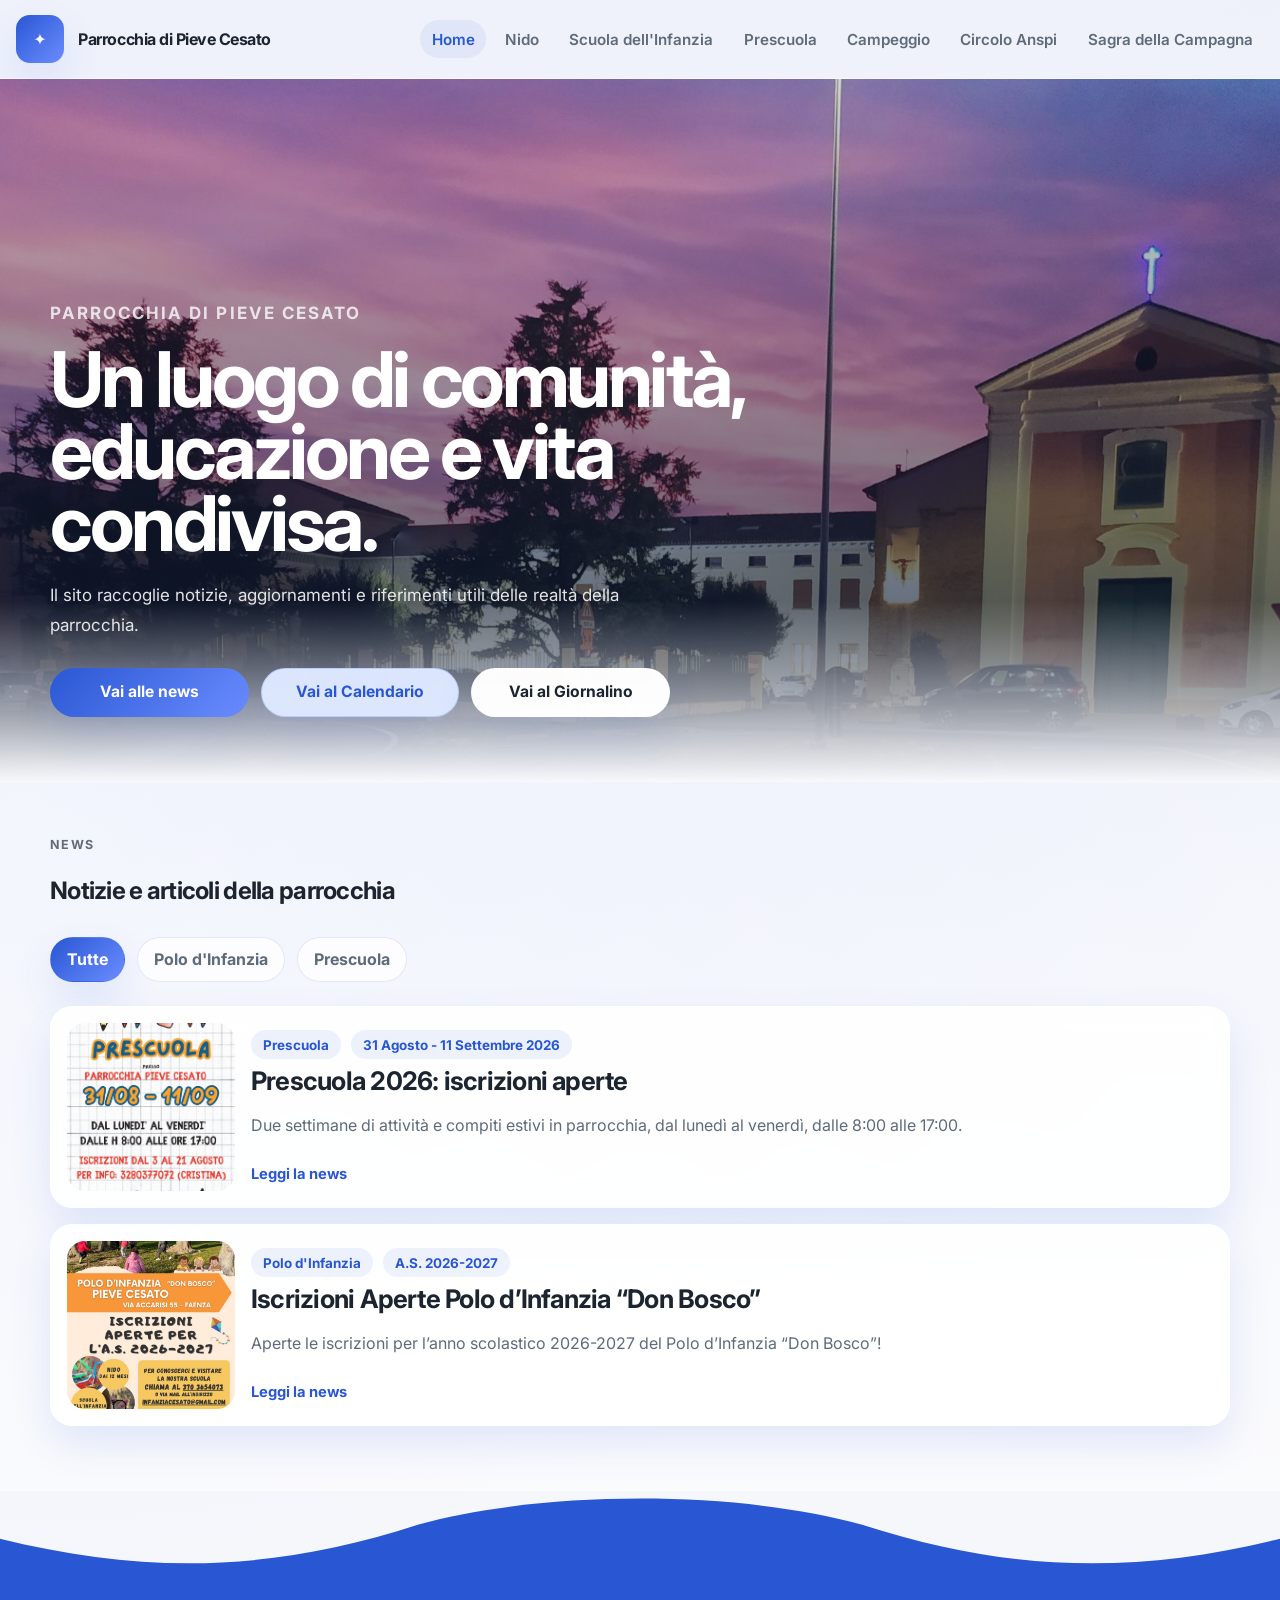
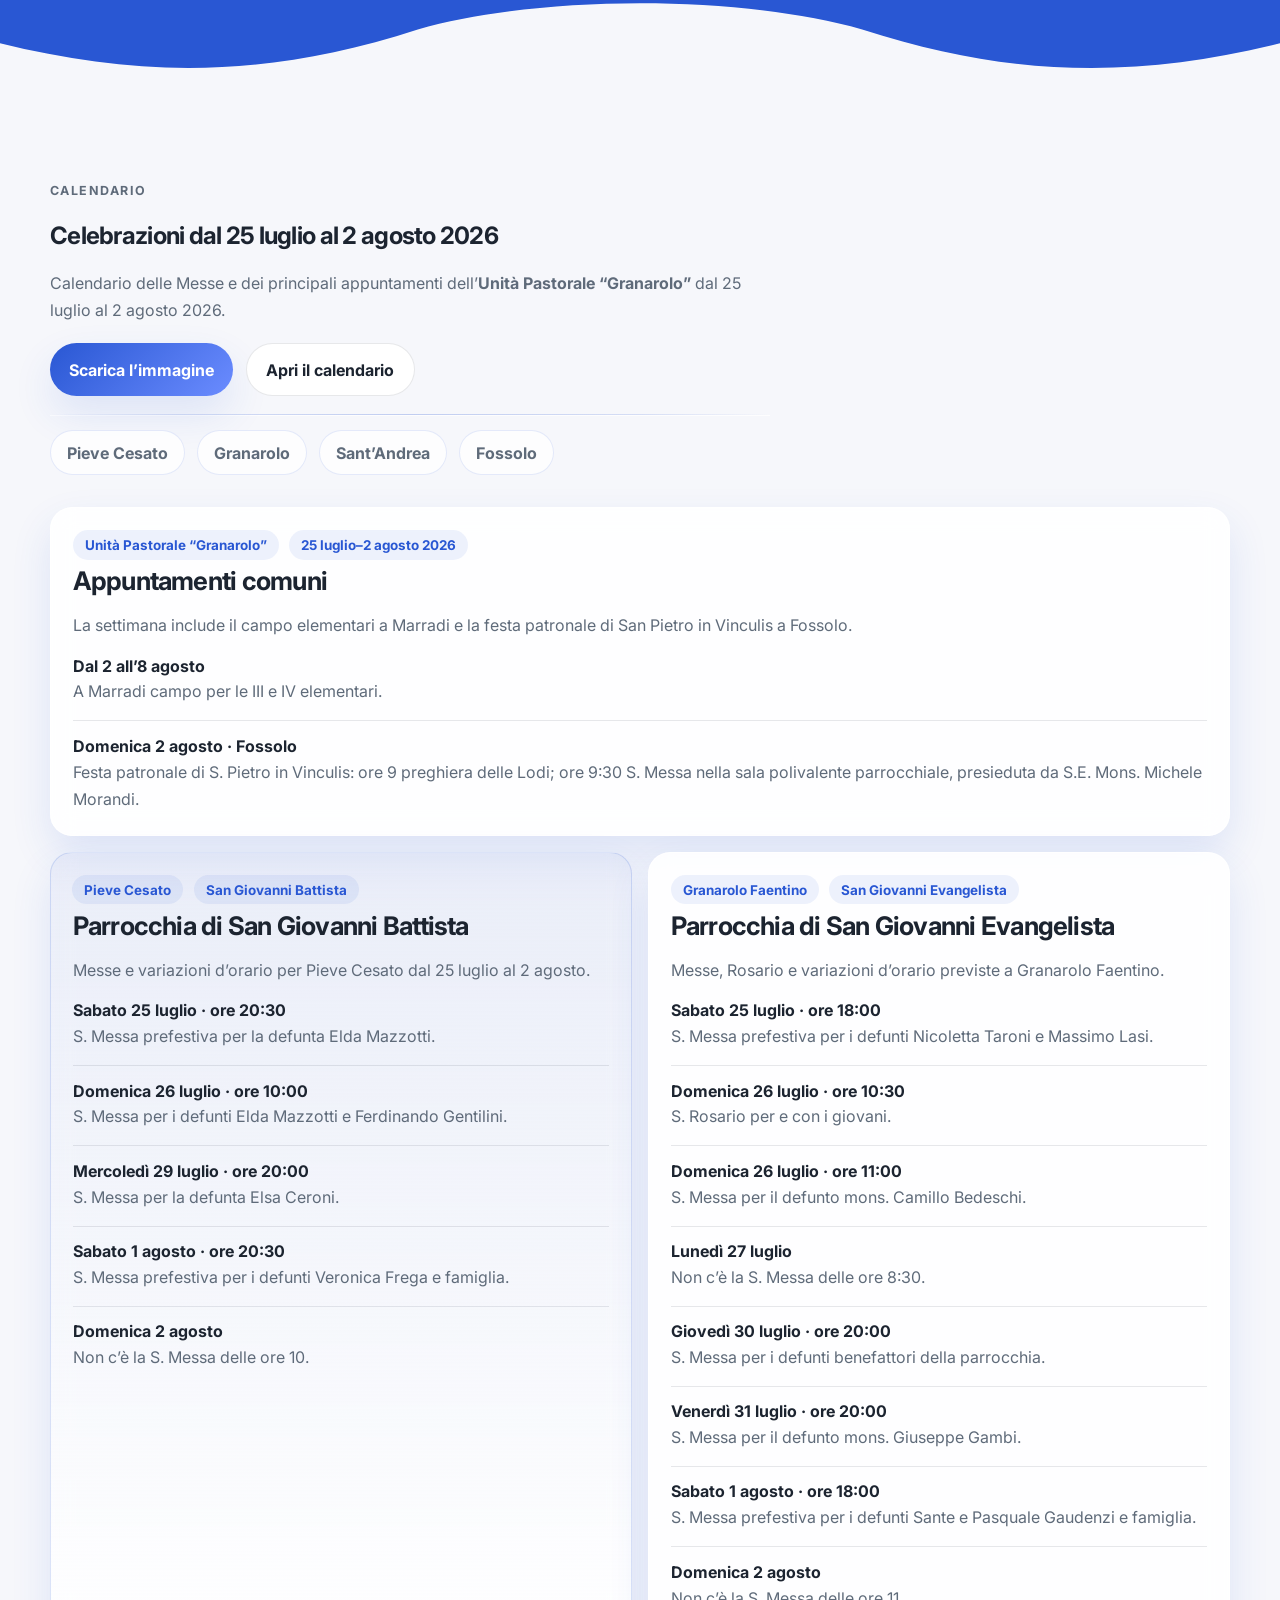
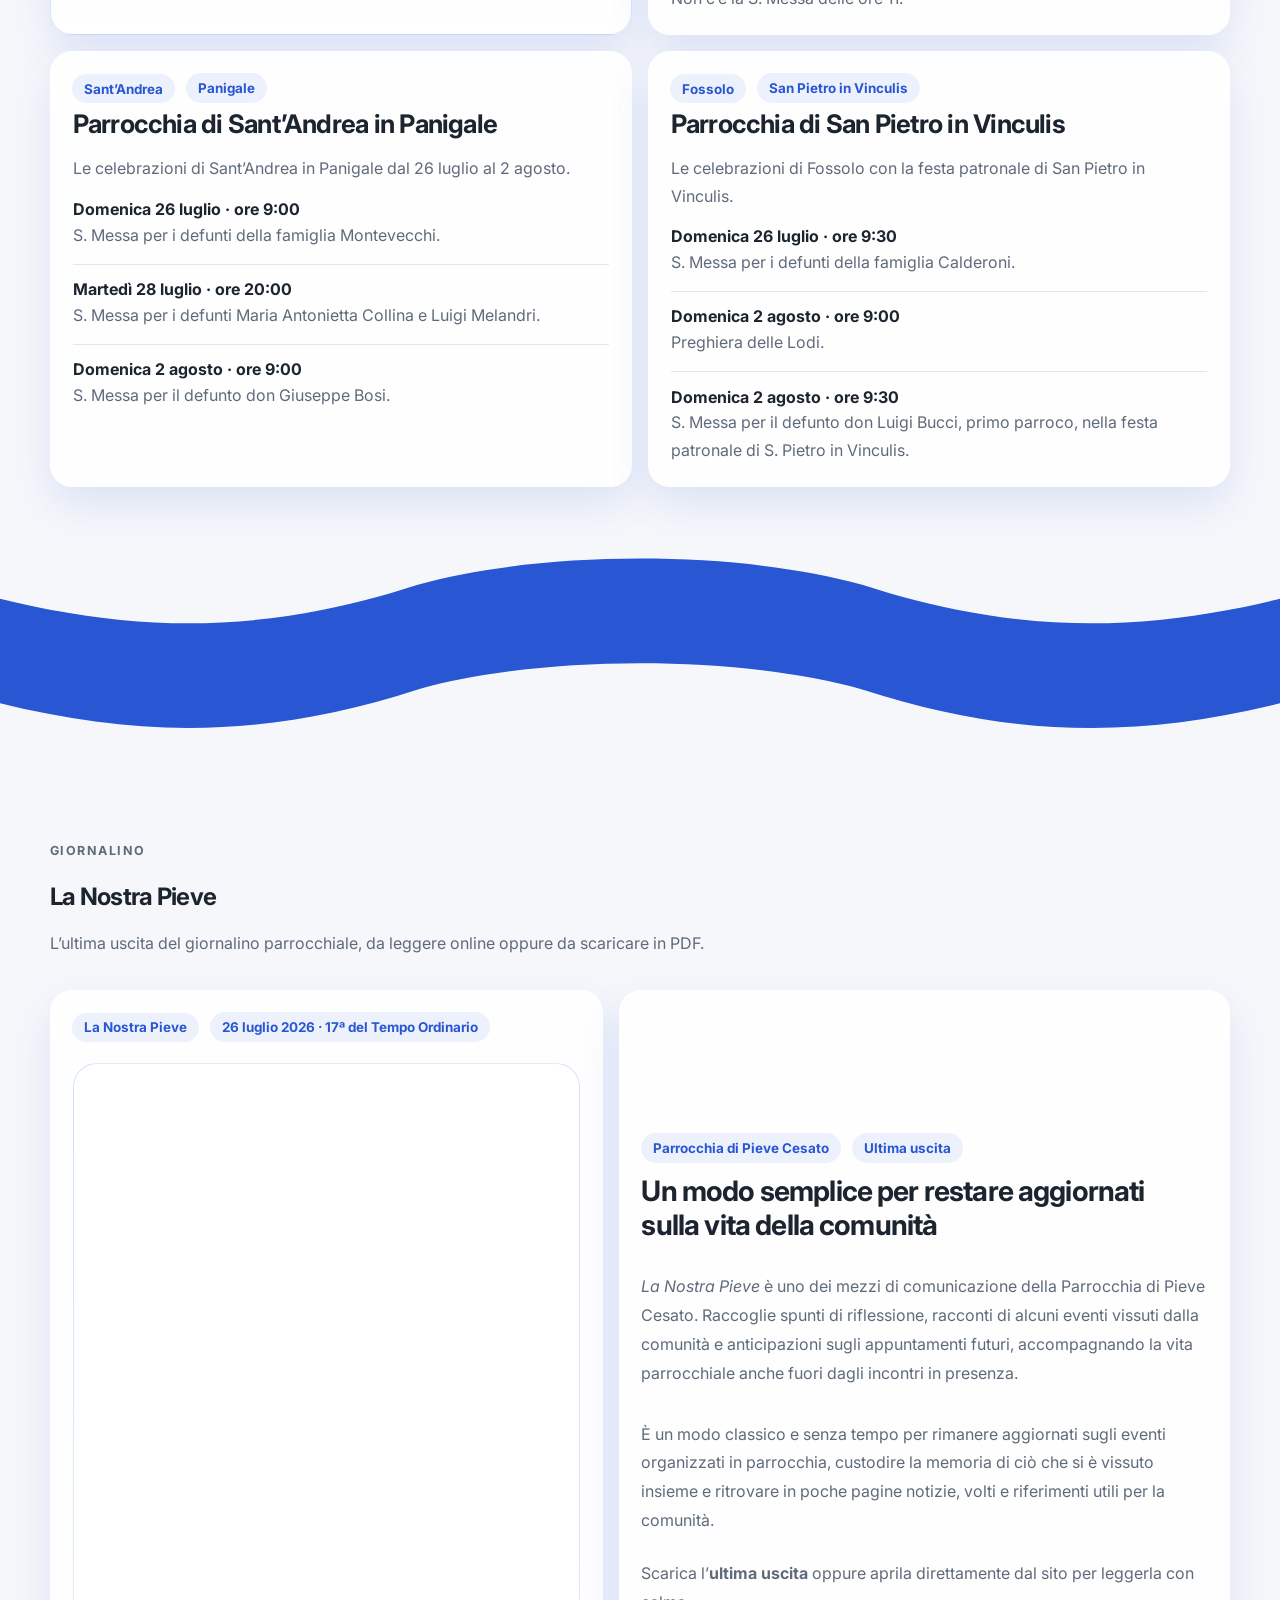
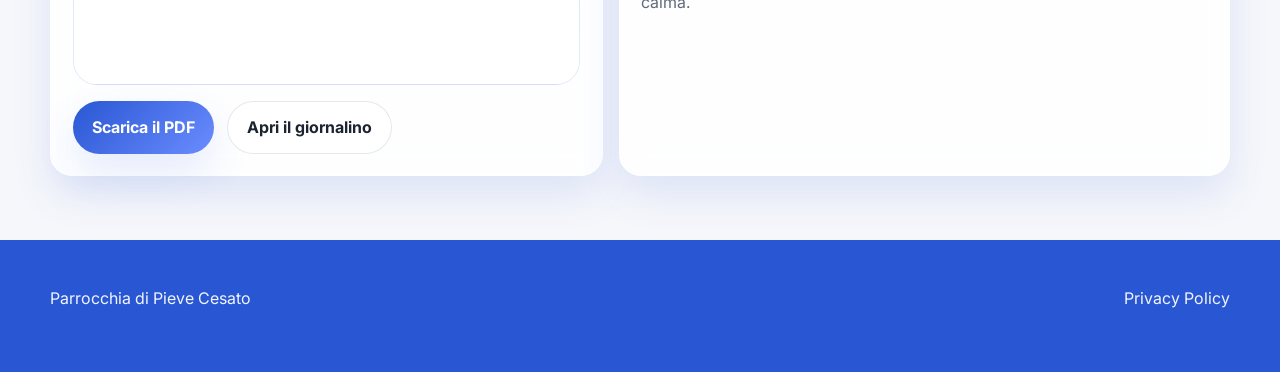
<file: index.html>
<!DOCTYPE html>
<html lang="it">
  <head>
    <meta charset="UTF-8" />
    <meta name="viewport" content="width=device-width, initial-scale=1.0" />
    <title>Parrocchia di Pieve Cesato</title>
    <meta
      name="description"
      content="Sito della Parrocchia di Pieve Cesato con news e pagine dedicate a Nido, Scuola dell'Infanzia e Circolo Anspi."
    />
    <link rel="preconnect" href="https://fonts.googleapis.com" />
    <link rel="preconnect" href="https://fonts.gstatic.com" crossorigin />
    <link
      href="https://fonts.googleapis.com/css2?family=Inter:wght@400;500;600;700;800&display=swap"
      rel="stylesheet"
    />
    <link rel="stylesheet" href="styles.css" />
    <link rel="icon" type="image/png" href="assets/site-icon.png" />
    <style>
      .home-hero {
        position: relative;
        min-height: min(78vh, 760px);
        display: flex;
        align-items: end;
        overflow: hidden;
      }

      .home-hero::before {
        content: '';
        position: absolute;
        inset: 0;
        background:
          linear-gradient(180deg, rgba(12, 26, 52, 0.18) 0%, rgba(12, 26, 52, 0.45) 48%, rgba(12, 26, 52, 0.78) 100%),
          url('assets/home/sfondo-homepage.jpg') center/cover;
        z-index: -2;
      }

      .home-hero::after {
        content: '';
        position: absolute;
        inset: auto 0 0;
        height: 180px;
        background: linear-gradient(180deg, rgba(246, 247, 251, 0), var(--bg));
        z-index: -1;
      }

      .home-hero-content {
        padding: 7rem 0 4rem;
        color: white;
        max-width: 760px;
      }

      .home-hero .eyebrow {
        color: rgba(255, 255, 255, 0.78);
      }

      .home-hero h1 {
        font-size: clamp(3rem, 6vw, 5.6rem);
        line-height: 0.94;
        margin: 0 0 1.2rem;
        letter-spacing: -0.045em;
      }

      .home-hero p {
        color: rgba(255, 255, 255, 0.88);
        font-size: 1.06rem;
        line-height: 1.8;
        max-width: 60ch;
      }

      .home-hero-actions {
        display: grid;
        grid-template-columns: repeat(3, minmax(0, 1fr));
        gap: 0.75rem;
        margin-top: 1.7rem;
        max-width: min(100%, 620px);
      }

      .home-hero-actions .button {
        width: 100%;
        min-width: 0;
        padding: 0.88rem 0.82rem;
        font-size: clamp(0.78rem, 2.2vw, 0.98rem);
        line-height: 1.2;
        text-align: center;
        white-space: normal;
        box-shadow: var(--shadow);
      }

      .home-hero-actions .button-secondary {
        color: var(--brand);
        background: rgba(222, 232, 255, 0.98);
        border-color: rgba(107, 140, 255, 0.28);
      }

      .home-hero-actions .button-tertiary {
        color: var(--text);
        background: rgba(255, 255, 255, 0.98);
        border: 1px solid rgba(255, 255, 255, 0.54);
        box-shadow: var(--shadow);
      }

      .home-hero-actions .button-secondary:hover,
      .home-hero-actions .button-tertiary:hover {
        color: var(--brand);
      }

      .news-filter-bar {
        display: flex;
        flex-wrap: wrap;
        gap: 0.75rem;
        margin: 1.2rem 0 1.5rem;
      }

      .news-filter-button {
        appearance: none;
        border: 1px solid rgba(41, 87, 211, 0.12);
        background: rgba(255, 255, 255, 0.78);
        color: var(--muted);
        border-radius: 999px;
        padding: 0.72rem 1rem;
        font: inherit;
        font-weight: 700;
        cursor: pointer;
        transition: transform 0.2s ease, border-color 0.2s ease, background 0.2s ease, color 0.2s ease;
      }

      .news-filter-button:hover {
        transform: translateY(-1px);
        color: var(--brand);
        border-color: rgba(41, 87, 211, 0.22);
      }

      .news-filter-button.is-active {
        color: white;
        border-color: transparent;
        background: linear-gradient(135deg, var(--brand), var(--brand-2));
        box-shadow: var(--shadow);
      }

      .news-list {
        display: grid;
        gap: 1rem;
      }

      .news-card.is-hidden {
        display: none;
      }

      .news-card {
        position: relative;
        display: grid;
        grid-template-columns: 168px minmax(0, 1fr);
        gap: 1rem;
        align-items: center;
        padding: 1rem;
        background: rgba(255, 255, 255, 0.88);
        border: 1px solid rgba(255, 255, 255, 0.65);
        backdrop-filter: blur(12px);
        box-shadow: var(--shadow);
        border-radius: var(--radius);
        cursor: pointer;
        transition: transform 0.22s ease, box-shadow 0.22s ease, border-color 0.22s ease;
      }

      .news-card:hover {
        transform: translateY(-2px);
        border-color: rgba(41, 87, 211, 0.14);
      }

      .news-card-thumb {
        width: 100%;
        aspect-ratio: 1 / 1;
        object-fit: cover;
        display: block;
        border-radius: 18px;
      }

      .news-card h3 {
        margin: 0.3rem 0 0.45rem;
        letter-spacing: -0.03em;
        font-size: clamp(1.2rem, 2vw, 1.6rem);
      }

      .news-card p,
      .news-overlay p {
        color: var(--muted);
        line-height: 1.7;
      }

      .news-chip-row {
        display: flex;
        flex-wrap: wrap;
        gap: 0.65rem;
        margin-bottom: 0.35rem;
      }

      .news-chip {
        display: inline-flex;
        align-items: center;
        padding: 0.42rem 0.75rem;
        border-radius: 999px;
        background: rgba(41, 87, 211, 0.08);
        color: var(--brand);
        font-size: 0.84rem;
        font-weight: 700;
      }

      .news-card-hint {
        display: inline-flex;
        margin-top: 0.65rem;
        font-size: 0.92rem;
        font-weight: 700;
        color: var(--brand);
      }

      .news-overlay {
        position: fixed;
        inset: 0;
        z-index: 60;
        display: grid;
        place-items: center;
        padding: 1.5rem;
        opacity: 0;
        visibility: hidden;
        pointer-events: none;
        transition: opacity 0.32s ease, visibility 0.32s ease;
      }

      .news-overlay.is-open {
        opacity: 1;
        visibility: visible;
        pointer-events: auto;
      }

      .news-overlay-backdrop {
        position: absolute;
        inset: 0;
        background: rgba(12, 26, 52, 0.54);
        backdrop-filter: blur(8px);
      }

      .news-overlay-panel {
        position: relative;
        width: min(1080px, calc(100vw - 2rem));
        max-height: min(88vh, 940px);
        overflow: auto;
        background: rgba(255, 255, 255, 0.96);
        border: 1px solid rgba(255, 255, 255, 0.7);
        box-shadow: 0 30px 80px rgba(12, 26, 52, 0.24);
        border-radius: 32px;
        transform: translateY(18px) scale(0.96);
        transition: transform 0.34s ease;
      }

      .news-overlay.is-open .news-overlay-panel {
        transform: translateY(0) scale(1);
      }

      .news-close {
        position: absolute;
        top: 1rem;
        right: 1rem;
        z-index: 2;
        width: 44px;
        height: 44px;
        border: 0;
        border-radius: 999px;
        background: rgba(12, 26, 52, 0.68);
        color: white;
        font-size: 1.5rem;
        line-height: 1;
        cursor: pointer;
      }

      .news-overlay-grid {
        display: grid;
        grid-template-columns: minmax(320px, 460px) minmax(0, 1fr);
        gap: 0;
      }

      .news-overlay-media {
        position: relative;
        min-height: 100%;
        background: linear-gradient(180deg, rgba(41, 87, 211, 0.08), rgba(41, 87, 211, 0.02));
        padding: 1.25rem;
      }

      .news-overlay-media img {
        width: 100%;
        display: block;
        border-radius: 24px;
        border: 1px solid rgba(28, 36, 48, 0.08);
        box-shadow: 0 18px 40px rgba(12, 26, 52, 0.14);
      }

      .share-actions,
      .news-links {
        display: flex;
        flex-wrap: wrap;
        gap: 0.8rem;
      }

      .share-actions {
        margin-top: 1rem;
      }

      .share-actions .button-primary {
        color: white;
      }

      .news-overlay-body {
        padding: 2rem 2rem 1.8rem;
      }

      .news-overlay-body h3 {
        margin: 0.4rem 0 0.8rem;
        font-size: clamp(1.8rem, 3vw, 2.7rem);
        line-height: 1.02;
        letter-spacing: -0.04em;
      }

      .news-overlay-body p {
        font-size: 1rem;
      }

      .news-links {
        margin-top: 1.2rem;
      }

      body.news-open {
        overflow: hidden;
      }

      #news,
      .section-calendar {
        position: relative;
      }

      #news .container,
      .section-calendar .container {
        position: relative;
        z-index: 2;
      }

      .section-cut {
        position: relative;
        z-index: 1;
        width: 100vw;
        height: clamp(180px, 50vw, 300px);
        margin: -2.25rem calc(50% - 50vw) -2.35rem;
        pointer-events: none;
        overflow: hidden;
      }

      .section-cut-svg {
        position: relative;
        z-index: 1;
        display: block;
        width: 100%;
        height: 100%;
      }

      .section-calendar {
        padding-top: 3.15rem;
      }

      .calendar-section-actions {
        display: flex;
        flex-wrap: wrap;
        gap: 0.8rem;
        margin-top: 1.2rem;
      }

      .calendar-section-divider {
        width: 100%;
        height: 1px;
        margin: 1.15rem 0 0;
        background: linear-gradient(90deg, rgba(41, 87, 211, 0), rgba(41, 87, 211, 0.16) 18%, rgba(41, 87, 211, 0.26) 50%, rgba(41, 87, 211, 0.16) 82%, rgba(41, 87, 211, 0));
        box-shadow: 0 1px 0 rgba(255, 255, 255, 0.75);
      }

      .calendar-jump-bar {
        display: flex;
        flex-wrap: wrap;
        gap: 0.75rem;
        margin-top: 0.95rem;
      }

      .calendar-jump-link {
        display: inline-flex;
        align-items: center;
        justify-content: center;
        min-height: 44px;
        padding: 0.72rem 1rem;
        border-radius: 999px;
        border: 1px solid rgba(41, 87, 211, 0.12);
        background: rgba(255, 255, 255, 0.78);
        color: var(--muted);
        text-decoration: none;
        font-weight: 700;
        transition: transform 0.2s ease, border-color 0.2s ease, background 0.2s ease, color 0.2s ease;
      }

      .calendar-jump-link:hover {
        transform: translateY(-1px);
        color: var(--brand);
        border-color: rgba(41, 87, 211, 0.22);
      }

      .calendar-target {
        scroll-margin-top: 7rem;
      }

      .calendar-grid {
        display: grid;
        grid-template-columns: repeat(2, minmax(0, 1fr));
        gap: 1rem;
      }

      .calendar-card {
        padding: 1.35rem;
        background: rgba(255, 255, 255, 0.88);
        border: 1px solid rgba(255, 255, 255, 0.65);
        backdrop-filter: blur(12px);
        box-shadow: var(--shadow);
        border-radius: var(--radius);
      }

      .calendar-card-wide {
        grid-column: 1 / -1;
      }

      .calendar-card-featured {
        border-color: rgba(41, 87, 211, 0.16);
        background: linear-gradient(180deg, rgba(41, 87, 211, 0.06), rgba(255, 255, 255, 0.92));
      }

      .calendar-card h3 {
        margin: 0.35rem 0 0.75rem;
        letter-spacing: -0.03em;
        font-size: clamp(1.3rem, 2vw, 1.7rem);
      }

      .calendar-card p,
      .calendar-list span {
        color: var(--muted);
        line-height: 1.72;
      }

      .calendar-list {
        list-style: none;
        padding: 0;
        margin: 1rem 0 0;
        display: grid;
        gap: 0.9rem;
      }

      .calendar-list li {
        padding-top: 0.9rem;
        border-top: 1px solid var(--line);
      }

      .calendar-list li:first-child {
        padding-top: 0;
        border-top: 0;
      }

      .calendar-list strong {
        display: block;
        color: var(--text);
        margin-bottom: 0.18rem;
      }


      .section-giornalino {
        position: relative;
        padding-top: 3.15rem;
      }

      .giornalino-layout {
        display: grid;
        grid-template-columns: minmax(0, 0.95fr) minmax(0, 1.05fr);
        gap: 1rem;
        align-items: stretch;
      }

      .giornalino-card {
        padding: 1.35rem;
        background: rgba(255, 255, 255, 0.88);
        border: 1px solid rgba(255, 255, 255, 0.65);
        backdrop-filter: blur(12px);
        box-shadow: var(--shadow);
        border-radius: var(--radius);
      }

      .giornalino-preview-card {
        display: grid;
        gap: 1rem;
      }

      .giornalino-preview-frame-wrap {
        overflow: hidden;
        border-radius: 24px;
        border: 1px solid rgba(41, 87, 211, 0.12);
        background: linear-gradient(180deg, rgba(233, 239, 255, 0.9), rgba(255, 255, 255, 0.96));
        box-shadow: inset 0 1px 0 rgba(255, 255, 255, 0.78);
      }

      .giornalino-preview-frame {
        display: block;
        width: 100%;
        min-height: 620px;
        border: 0;
        background: white;
      }

      .giornalino-actions {
        display: flex;
        flex-wrap: wrap;
        gap: 0.8rem;
      }

      .giornalino-text-card {
        display: flex;
        flex-direction: column;
        justify-content: center;
      }

      .giornalino-text-card h3 {
        margin: 0.35rem 0 0.9rem;
        letter-spacing: -0.03em;
        font-size: clamp(1.5rem, 2.2vw, 2rem);
      }

      .giornalino-text-card p {
        color: var(--muted);
        line-height: 1.8;
      }

      .giornalino-callout {
        margin-top: 0.5rem;
        color: var(--text);
      }

      @media (max-width: 860px) {
        .news-card,
        .news-overlay-grid,
        .calendar-grid,
        .giornalino-layout {
          grid-template-columns: 1fr;
        }

        .calendar-card-wide {
          grid-column: auto;
        }

        .news-overlay-panel {
          width: min(760px, calc(100vw - 1rem));
          max-height: calc(100vh - 1rem);
          border-radius: 24px;
        }
      }

      @media (max-width: 760px) {
        .section-cut {
          height: clamp(180px, 62vw, 240px);
          margin: -2rem calc(50% - 50vw) -1.9rem;
        }

        .section-calendar,
        .section-giornalino {
          padding-top: 2.8rem;
        }

        .giornalino-preview-frame {
          min-height: 460px;
        }

        .home-hero {
          min-height: 68vh;
        }

        .home-hero-content {
          padding: 5rem 0 3rem;
        }

        .home-hero-actions {
          gap: 0.5rem;
        }

        .home-hero-actions .button {
          padding: 0.78rem 0.55rem;
          font-size: 0.76rem;
        }

        .news-card {
          padding: 0.9rem;
        }

        .news-overlay {
          padding: 0.5rem;
        }

        .news-overlay-body {
          padding: 1.15rem 1rem 1.1rem;
        }

        .news-overlay-media {
          padding: 1rem;
        }
      }
    </style>
  </head>
  <body>
    <header class="site-header">
      <div class="container nav-wrap">
        <a class="brand" href="index.html"><span class="brand-mark">✦</span><div><strong>Parrocchia di Pieve Cesato</strong></div></a>

        <button class="nav-toggle" aria-expanded="false" aria-controls="site-nav">
          <span></span><span></span><span></span>
        </button>

        <nav id="site-nav" class="site-nav"><a href="index.html" class="active">Home</a><a href="nido.html">Nido</a><a href="scuola-materna.html">Scuola dell'Infanzia</a><a href="prescuola.html">Prescuola</a><a href="campeggio.html">Campeggio</a><a href="circolo-anspi.html">Circolo Anspi</a><a href="https://www.sagracampagna.it/" target="_blank" rel="noopener noreferrer">Sagra della Campagna</a></nav>
      </div>
    </header>

    <main>
      <section class="home-hero">
        <div class="container">
          <div class="home-hero-content">
            <p class="eyebrow">Parrocchia di Pieve Cesato</p>
            <h1>Un luogo di comunità, educazione e vita condivisa.</h1>
            <p>
              Il sito raccoglie notizie, aggiornamenti e riferimenti utili delle realtà della
              parrocchia.
            </p>
            <div class="home-hero-actions">
              <a class="button button-primary" href="#news">Vai alle news</a>
              <a class="button button-secondary" href="#calendario">Vai al Calendario</a>
              <a class="button button-tertiary" href="#giornalino">Vai al Giornalino</a>
            </div>
          </div>
        </div>
      </section>

      <section id="news" class="section section-muted">
        <div class="container">
          <div class="section-head">
            <p class="eyebrow">News</p>
            <h2>Notizie e articoli della parrocchia</h2>
          </div>

          <div class="news-filter-bar" aria-label="Filtra le news per sezione">
            <button class="news-filter-button is-active" type="button" data-news-filter="all" aria-pressed="true">Tutte</button>
            <button class="news-filter-button" type="button" data-news-filter="polo" aria-pressed="false">Polo d'Infanzia</button>
            <button class="news-filter-button" type="button" data-news-filter="prescuola" aria-pressed="false">Prescuola</button>
          </div>

          <div class="news-list">
            <article class="news-card" data-news-open="prescuola-2026" data-news-category="prescuola" tabindex="0" role="button" aria-haspopup="dialog" aria-controls="news-overlay-prescuola-2026">
              <img class="news-card-thumb" src="assets/prescuola/volantino-prescuola-2026.jpg" alt="Volantino Prescuola 2026 presso la Parrocchia Pieve Cesato" />
              <div>
                <div class="news-chip-row">
                  <span class="news-chip">Prescuola</span>
                  <span class="news-chip">31 Agosto - 11 Settembre 2026</span>
                </div>
                <h3>Prescuola 2026: iscrizioni aperte</h3>
                <p>Due settimane di attività e compiti estivi in parrocchia, dal lunedì al venerdì, dalle 8:00 alle 17:00.</p>
                <span class="news-card-hint">Leggi la news</span>
              </div>
            </article>

            <article class="news-card" data-news-open="iscrizioni-polo-2026" data-news-category="polo" tabindex="0" role="button" aria-haspopup="dialog" aria-controls="news-overlay-iscrizioni-polo-2026">
              <img class="news-card-thumb" src="assets/home/iscrizioni-polo-infanzia-2026-2027.jpg" alt="Locandina iscrizioni aperte Polo d'Infanzia Don Bosco" />
              <div>
                <div class="news-chip-row">
                  <span class="news-chip">Polo d'Infanzia</span>
                  <span class="news-chip">A.S. 2026-2027</span>
                </div>
                <h3>Iscrizioni Aperte Polo d’Infanzia “Don Bosco”</h3>
                <p>Aperte le iscrizioni per l’anno scolastico 2026-2027 del Polo d’Infanzia “Don Bosco”!</p>
                <span class="news-card-hint">Leggi la news</span>
              </div>
            </article>

          </div>
        </div>
      </section>

      <div class="section-cut" aria-hidden="true">
        <svg class="section-cut-svg" viewBox="0 0 1440 86" preserveAspectRatio="none" role="presentation" focusable="false">
          <path
            fill="#2957d3"
            d="M0 24C160 34 300 34 470 20C610 10 830 10 970 20C1140 34 1280 34 1440 24V54C1280 64 1140 64 970 50C830 40 610 40 470 50C300 64 160 64 0 54V24Z"
          />
        </svg>
      </div>

      <section id="calendario" class="section section-calendar">
        <div class="container">
          <div class="section-head">
            <p class="eyebrow">Calendario</p>
            <h2>Celebrazioni dal 25 luglio al 2 agosto 2026</h2>
            <p>
              Calendario delle Messe e dei principali appuntamenti dell’<strong>Unità Pastorale “Granarolo”</strong> dal 25 luglio al 2 agosto 2026.
            </p>
            <div class="calendar-section-actions">
              <a class="button button-primary" href="assets/documenti/calendario-unita-pastorale-25-luglio-2-agosto-2026.jpg" download>Scarica l’immagine</a>
              <a class="button button-secondary" href="assets/documenti/calendario-unita-pastorale-25-luglio-2-agosto-2026.jpg" target="_blank" rel="noopener noreferrer">Apri il calendario</a>
            </div>
            <div class="calendar-section-divider" aria-hidden="true"></div>
            <div class="calendar-jump-bar" aria-label="Vai direttamente alla parrocchia desiderata">
              <a class="calendar-jump-link" href="#cal-pieve-cesato">Pieve Cesato</a>
              <a class="calendar-jump-link" href="#cal-granarolo">Granarolo</a>
              <a class="calendar-jump-link" href="#cal-sant-andrea">Sant’Andrea</a>
              <a class="calendar-jump-link" href="#cal-fossolo">Fossolo</a>
            </div>
          </div>

          <div class="calendar-grid">
            <article class="calendar-card calendar-card-wide">
              <div class="news-chip-row">
                <span class="news-chip">Unità Pastorale “Granarolo”</span>
                <span class="news-chip">25 luglio–2 agosto 2026</span>
              </div>
              <h3>Appuntamenti comuni</h3>
              <p>
                La settimana include il campo elementari a Marradi e la festa patronale di San Pietro in Vinculis a Fossolo.
              </p>
              <ul class="calendar-list">
                <li><strong>Dal 2 all’8 agosto</strong><span>A Marradi campo per le III e IV elementari.</span></li>
                <li><strong>Domenica 2 agosto · Fossolo</strong><span>Festa patronale di S. Pietro in Vinculis: ore 9 preghiera delle Lodi; ore 9:30 S. Messa nella sala polivalente parrocchiale, presieduta da S.E. Mons. Michele Morandi.</span></li>
              </ul>
            </article>

            <article id="cal-pieve-cesato" class="calendar-card calendar-card-featured calendar-target">
              <div class="news-chip-row">
                <span class="news-chip">Pieve Cesato</span>
                <span class="news-chip">San Giovanni Battista</span>
              </div>
              <h3>Parrocchia di San Giovanni Battista</h3>
              <p>
                Messe e variazioni d’orario per Pieve Cesato dal 25 luglio al 2 agosto.
              </p>
              <ul class="calendar-list">
                <li><strong>Sabato 25 luglio · ore 20:30</strong><span>S. Messa prefestiva per la defunta Elda Mazzotti.</span></li>
                <li><strong>Domenica 26 luglio · ore 10:00</strong><span>S. Messa per i defunti Elda Mazzotti e Ferdinando Gentilini.</span></li>
                <li><strong>Mercoledì 29 luglio · ore 20:00</strong><span>S. Messa per la defunta Elsa Ceroni.</span></li>
                <li><strong>Sabato 1 agosto · ore 20:30</strong><span>S. Messa prefestiva per i defunti Veronica Frega e famiglia.</span></li>
                <li><strong>Domenica 2 agosto</strong><span>Non c’è la S. Messa delle ore 10.</span></li>
              </ul>
            </article>

            <article id="cal-granarolo" class="calendar-card calendar-target">
              <div class="news-chip-row">
                <span class="news-chip">Granarolo Faentino</span>
                <span class="news-chip">San Giovanni Evangelista</span>
              </div>
              <h3>Parrocchia di San Giovanni Evangelista</h3>
              <p>
                Messe, Rosario e variazioni d’orario previste a Granarolo Faentino.
              </p>
              <ul class="calendar-list">
                <li><strong>Sabato 25 luglio · ore 18:00</strong><span>S. Messa prefestiva per i defunti Nicoletta Taroni e Massimo Lasi.</span></li>
                <li><strong>Domenica 26 luglio · ore 10:30</strong><span>S. Rosario per e con i giovani.</span></li>
                <li><strong>Domenica 26 luglio · ore 11:00</strong><span>S. Messa per il defunto mons. Camillo Bedeschi.</span></li>
                <li><strong>Lunedì 27 luglio</strong><span>Non c’è la S. Messa delle ore 8:30.</span></li>
                <li><strong>Giovedì 30 luglio · ore 20:00</strong><span>S. Messa per i defunti benefattori della parrocchia.</span></li>
                <li><strong>Venerdì 31 luglio · ore 20:00</strong><span>S. Messa per il defunto mons. Giuseppe Gambi.</span></li>
                <li><strong>Sabato 1 agosto · ore 18:00</strong><span>S. Messa prefestiva per i defunti Sante e Pasquale Gaudenzi e famiglia.</span></li>
                <li><strong>Domenica 2 agosto</strong><span>Non c’è la S. Messa delle ore 11.</span></li>
              </ul>
            </article>

            <article id="cal-sant-andrea" class="calendar-card calendar-target">
              <div class="news-chip-row">
                <span class="news-chip">Sant’Andrea</span>
                <span class="news-chip">Panigale</span>
              </div>
              <h3>Parrocchia di Sant’Andrea in Panigale</h3>
              <p>
                Le celebrazioni di Sant’Andrea in Panigale dal 26 luglio al 2 agosto.
              </p>
              <ul class="calendar-list">
                <li><strong>Domenica 26 luglio · ore 9:00</strong><span>S. Messa per i defunti della famiglia Montevecchi.</span></li>
                <li><strong>Martedì 28 luglio · ore 20:00</strong><span>S. Messa per i defunti Maria Antonietta Collina e Luigi Melandri.</span></li>
                <li><strong>Domenica 2 agosto · ore 9:00</strong><span>S. Messa per il defunto don Giuseppe Bosi.</span></li>
              </ul>
            </article>

            <article id="cal-fossolo" class="calendar-card calendar-target">
              <div class="news-chip-row">
                <span class="news-chip">Fossolo</span>
                <span class="news-chip">San Pietro in Vinculis</span>
              </div>
              <h3>Parrocchia di San Pietro in Vinculis</h3>
              <p>
                Le celebrazioni di Fossolo con la festa patronale di San Pietro in Vinculis.
              </p>
              <ul class="calendar-list">
                <li><strong>Domenica 26 luglio · ore 9:30</strong><span>S. Messa per i defunti della famiglia Calderoni.</span></li>
                <li><strong>Domenica 2 agosto · ore 9:00</strong><span>Preghiera delle Lodi.</span></li>
                <li><strong>Domenica 2 agosto · ore 9:30</strong><span>S. Messa per il defunto don Luigi Bucci, primo parroco, nella festa patronale di S. Pietro in Vinculis.</span></li>
              </ul>
            </article>
          </div>
        </div>

      </section>

      <div class="section-cut" aria-hidden="true">
        <svg class="section-cut-svg" viewBox="0 0 1440 86" preserveAspectRatio="none" role="presentation" focusable="false">
          <path
            fill="#2957d3"
            d="M0 24C160 34 300 34 470 20C610 10 830 10 970 20C1140 34 1280 34 1440 24V54C1280 64 1140 64 970 50C830 40 610 40 470 50C300 64 160 64 0 54V24Z"
          />
        </svg>
      </div>

      <section id="giornalino" class="section section-giornalino">
        <div class="container">
          <div class="section-head">
            <p class="eyebrow">Giornalino</p>
            <h2>La Nostra Pieve</h2>
            <p>
              L’ultima uscita del giornalino parrocchiale, da leggere online oppure da scaricare in PDF.
            </p>
          </div>

          <div class="giornalino-layout">
            <article class="giornalino-card giornalino-preview-card">
              <div class="news-chip-row">
                <span class="news-chip">La Nostra Pieve</span>
                <span class="news-chip">26 luglio 2026 · 17ª del Tempo Ordinario</span>
              </div>
              <div class="giornalino-preview-frame-wrap">
                <iframe
                  class="giornalino-preview-frame"
                  src="assets/documenti/giornalino-la-nostra-pieve-26-luglio-2026.pdf#page=1&view=FitH&toolbar=0&navpanes=0&scrollbar=0"
                  title="Anteprima del giornalino La Nostra Pieve - 26 luglio 2026"
                  loading="lazy"
                ></iframe>
              </div>
              <div class="giornalino-actions">
                <a class="button button-primary" href="assets/documenti/giornalino-la-nostra-pieve-26-luglio-2026.pdf" download>Scarica il PDF</a>
                <a class="button button-secondary" href="assets/documenti/giornalino-la-nostra-pieve-26-luglio-2026.pdf" target="_blank" rel="noopener noreferrer">Apri il giornalino</a>
              </div>
            </article>

            <article class="giornalino-card giornalino-text-card">
              <div class="news-chip-row">
                <span class="news-chip">Parrocchia di Pieve Cesato</span>
                <span class="news-chip">Ultima uscita</span>
              </div>
              <h3>Un modo semplice per restare aggiornati sulla vita della comunità</h3>
              <p>
                <em>La Nostra Pieve</em> è uno dei mezzi di comunicazione della Parrocchia di Pieve Cesato.
                Raccoglie spunti di riflessione, racconti di alcuni eventi vissuti dalla comunità e anticipazioni
                sugli appuntamenti futuri, accompagnando la vita parrocchiale anche fuori dagli incontri in presenza.
              </p>
              <p>
                È un modo classico e senza tempo per rimanere aggiornati sugli eventi organizzati in parrocchia,
                custodire la memoria di ciò che si è vissuto insieme e ritrovare in poche pagine notizie, volti e
                riferimenti utili per la comunità.
              </p>
              <p class="giornalino-callout">
                Scarica l’<strong>ultima uscita</strong> oppure aprila direttamente dal sito per leggerla con calma.
              </p>
            </article>
          </div>
        </div>
      </section>
    </main>

    <div class="news-overlay" id="news-overlay-prescuola-2026" aria-hidden="true">
      <div class="news-overlay-backdrop" data-news-close="prescuola-2026"></div>
      <div class="news-overlay-panel" role="dialog" aria-modal="true" aria-labelledby="news-title-prescuola-2026">
        <button class="news-close" type="button" aria-label="Chiudi news" data-news-close="prescuola-2026">×</button>
        <div class="news-overlay-grid">
          <div class="news-overlay-media">
            <img src="assets/prescuola/volantino-prescuola-2026.jpg" alt="Volantino Prescuola 2026 presso la Parrocchia Pieve Cesato" />
            <div class="share-actions">
              <a class="button button-primary" href="assets/prescuola/modulo-iscrizione-prescuola-2026.pdf" download>Scarica il modulo</a>
              <a class="button button-secondary" href="prescuola.html">Vai alla pagina Prescuola</a>
            </div>
          </div>
          <div class="news-overlay-body">
            <div class="news-chip-row">
              <span class="news-chip">Prescuola</span>
              <span class="news-chip">31 Agosto - 11 Settembre 2026</span>
            </div>
            <h3 id="news-title-prescuola-2026">Prescuola 2026: iscrizioni aperte</h3>
            <p>
              Dal <strong>31 agosto</strong> all’<strong>11 settembre</strong> la Parrocchia di Pieve Cesato organizza
              due settimane di attività finalizzate allo svolgimento dei compiti estivi, per ragazzi nati
              dal <strong>2013</strong> al <strong>2020</strong> compreso.
            </p>
            <p>
              I ragazzi saranno accolti dagli educatori dal <strong>lunedì al venerdì</strong>, dalle
              <strong>8:00</strong> alle <strong>17:00</strong>, presso i locali e gli spazi della parrocchia.
              Le giornate avranno un programma simile alle settimane del C.R.E.E., con più tempo dedicato ai compiti.
            </p>
            <p>
              Le iscrizioni sono aperte da <strong>lunedì 3 agosto</strong> fino a <strong>venerdì 21 agosto</strong>
              e vanno inviate esclusivamente via e-mail a
              <strong><a href="mailto:creepievecesato@gmail.com">creepievecesato@gmail.com</a></strong>.
              Saranno accettate fino a un massimo di <strong>40 iscritti</strong>, con precedenza in ordine di arrivo.
            </p>
            <p>
              Per informazioni è possibile contattare <strong>Cristina</strong> al
              <strong><a href="tel:+393280377072">328 0377072</a></strong>.
            </p>
            <div class="news-links">
              <a class="button button-primary" href="prescuola.html">Vai alla pagina Prescuola</a>
              <a class="button button-secondary" href="assets/prescuola/volantino-prescuola-2026.pdf" target="_blank" rel="noopener noreferrer">Apri il volantino</a>
            </div>
          </div>
        </div>
      </div>
    </div>

    <div class="news-overlay" id="news-overlay-iscrizioni-polo-2026" aria-hidden="true">
      <div class="news-overlay-backdrop" data-news-close="iscrizioni-polo-2026"></div>
      <div class="news-overlay-panel" role="dialog" aria-modal="true" aria-labelledby="news-title-iscrizioni-polo-2026">
        <button class="news-close" type="button" aria-label="Chiudi news" data-news-close="iscrizioni-polo-2026">×</button>
        <div class="news-overlay-grid">
          <div class="news-overlay-media">
            <img src="assets/home/iscrizioni-polo-infanzia-2026-2027.jpg" alt="Locandina iscrizioni aperte Polo d'Infanzia Don Bosco" />
            <div class="share-actions">
              <a class="button button-primary" href="assets/home/iscrizioni-polo-infanzia-2026-2027.jpg" download>Scarica immagine</a>
              <a class="button button-secondary" href="assets/home/iscrizioni-polo-infanzia-2026-2027.jpg" target="_blank" rel="noopener noreferrer">Apri immagine</a>
            </div>
          </div>
          <div class="news-overlay-body">
            <div class="news-chip-row">
              <span class="news-chip">Polo d'Infanzia</span>
              <span class="news-chip">A.S. 2026-2027</span>
            </div>
            <h3 id="news-title-iscrizioni-polo-2026">Iscrizioni Aperte Polo d’Infanzia “Don Bosco”</h3>
            <p>
              Aperte le iscrizioni per l’anno scolastico <strong>2026-2027</strong> del Polo d’Infanzia
              <strong>“Don Bosco”</strong>.
            </p>
            <p>
              Per approfondire le informazioni dedicate alle due realtà educative, puoi raggiungere direttamente
              le pagine specifiche qui sotto.
            </p>
            <div class="news-links">
              <a class="button button-primary" href="nido.html">Vai al Nido</a>
              <a class="button button-secondary" href="scuola-materna.html">Vai alla Scuola dell'Infanzia</a>
            </div>
          </div>
        </div>
      </div>
    </div>

    <footer class="site-footer">
      <div class="container footer-wrap">
        <p>Parrocchia di Pieve Cesato</p>
      <p><a href="privacy-policy.html">Privacy Policy</a></p>
      </div>
    </footer>

    <script src="script.js"></script>
  </body>
</html>
</file>
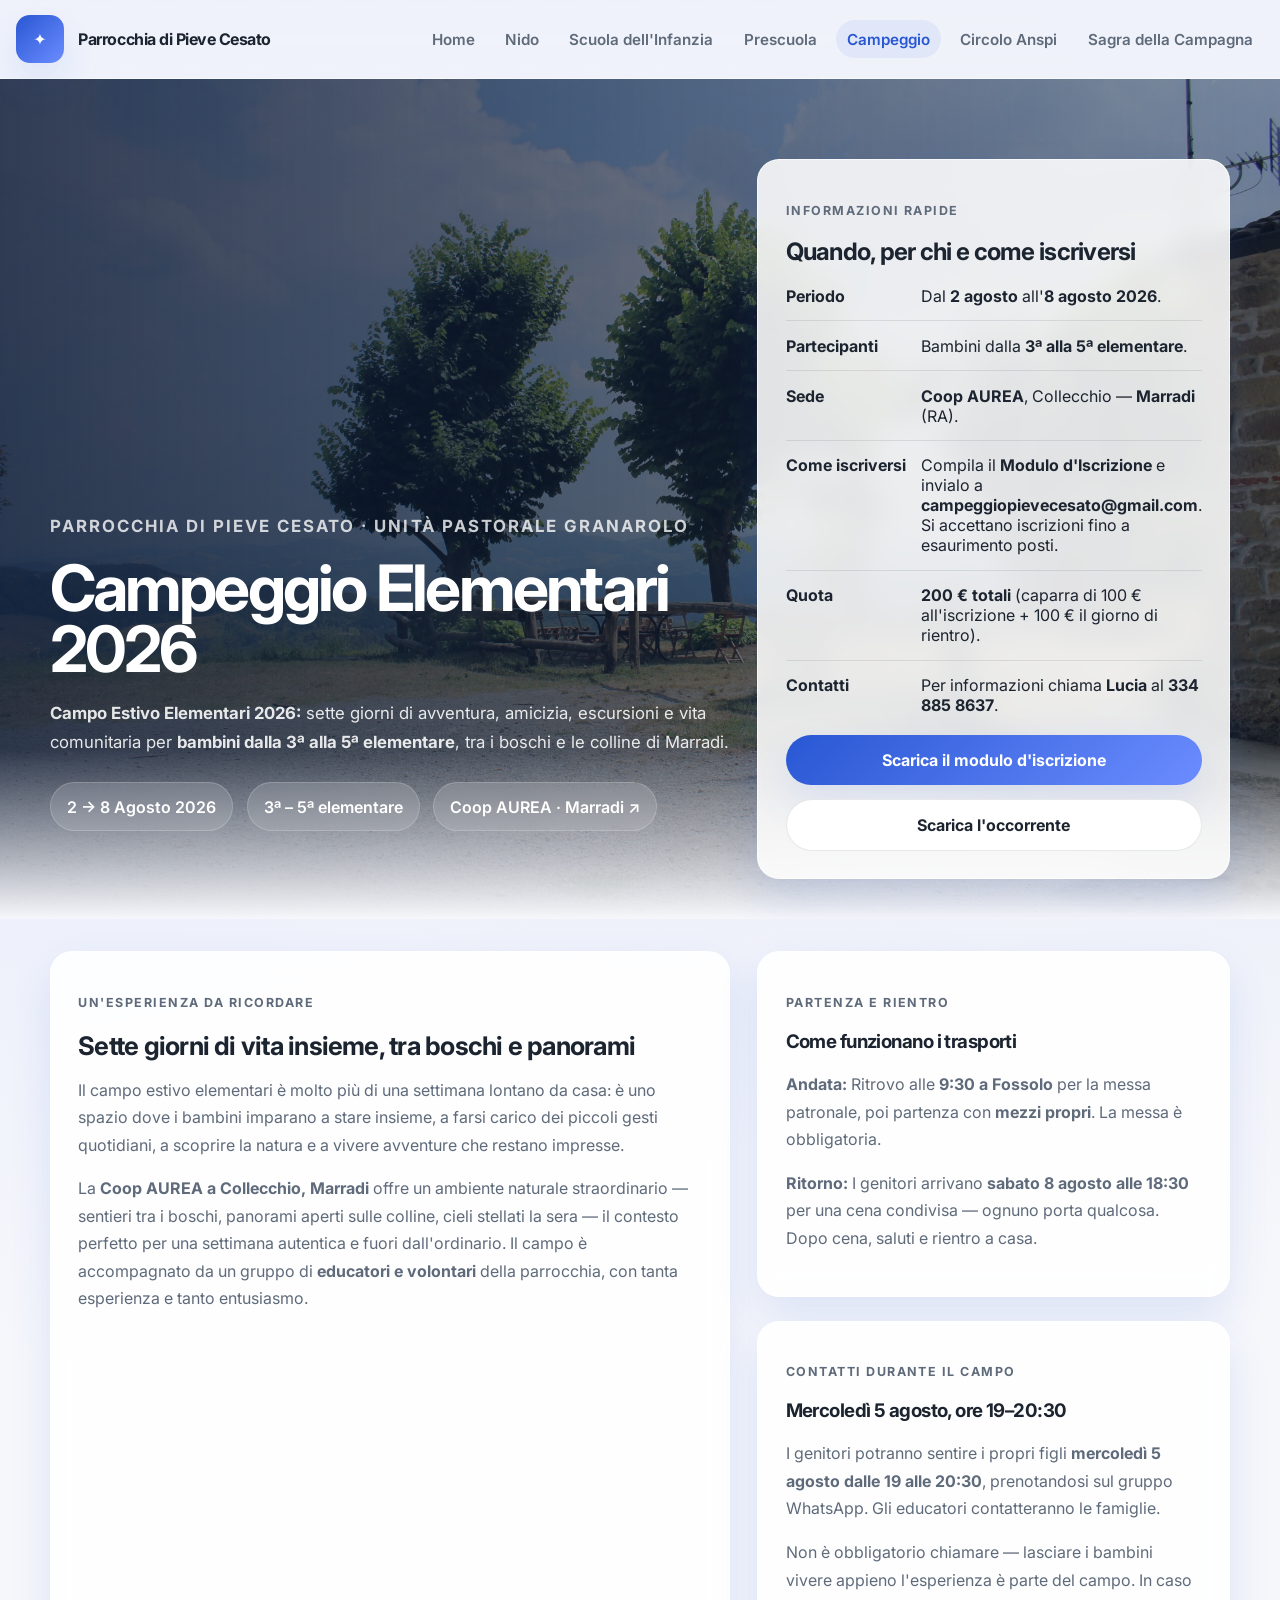
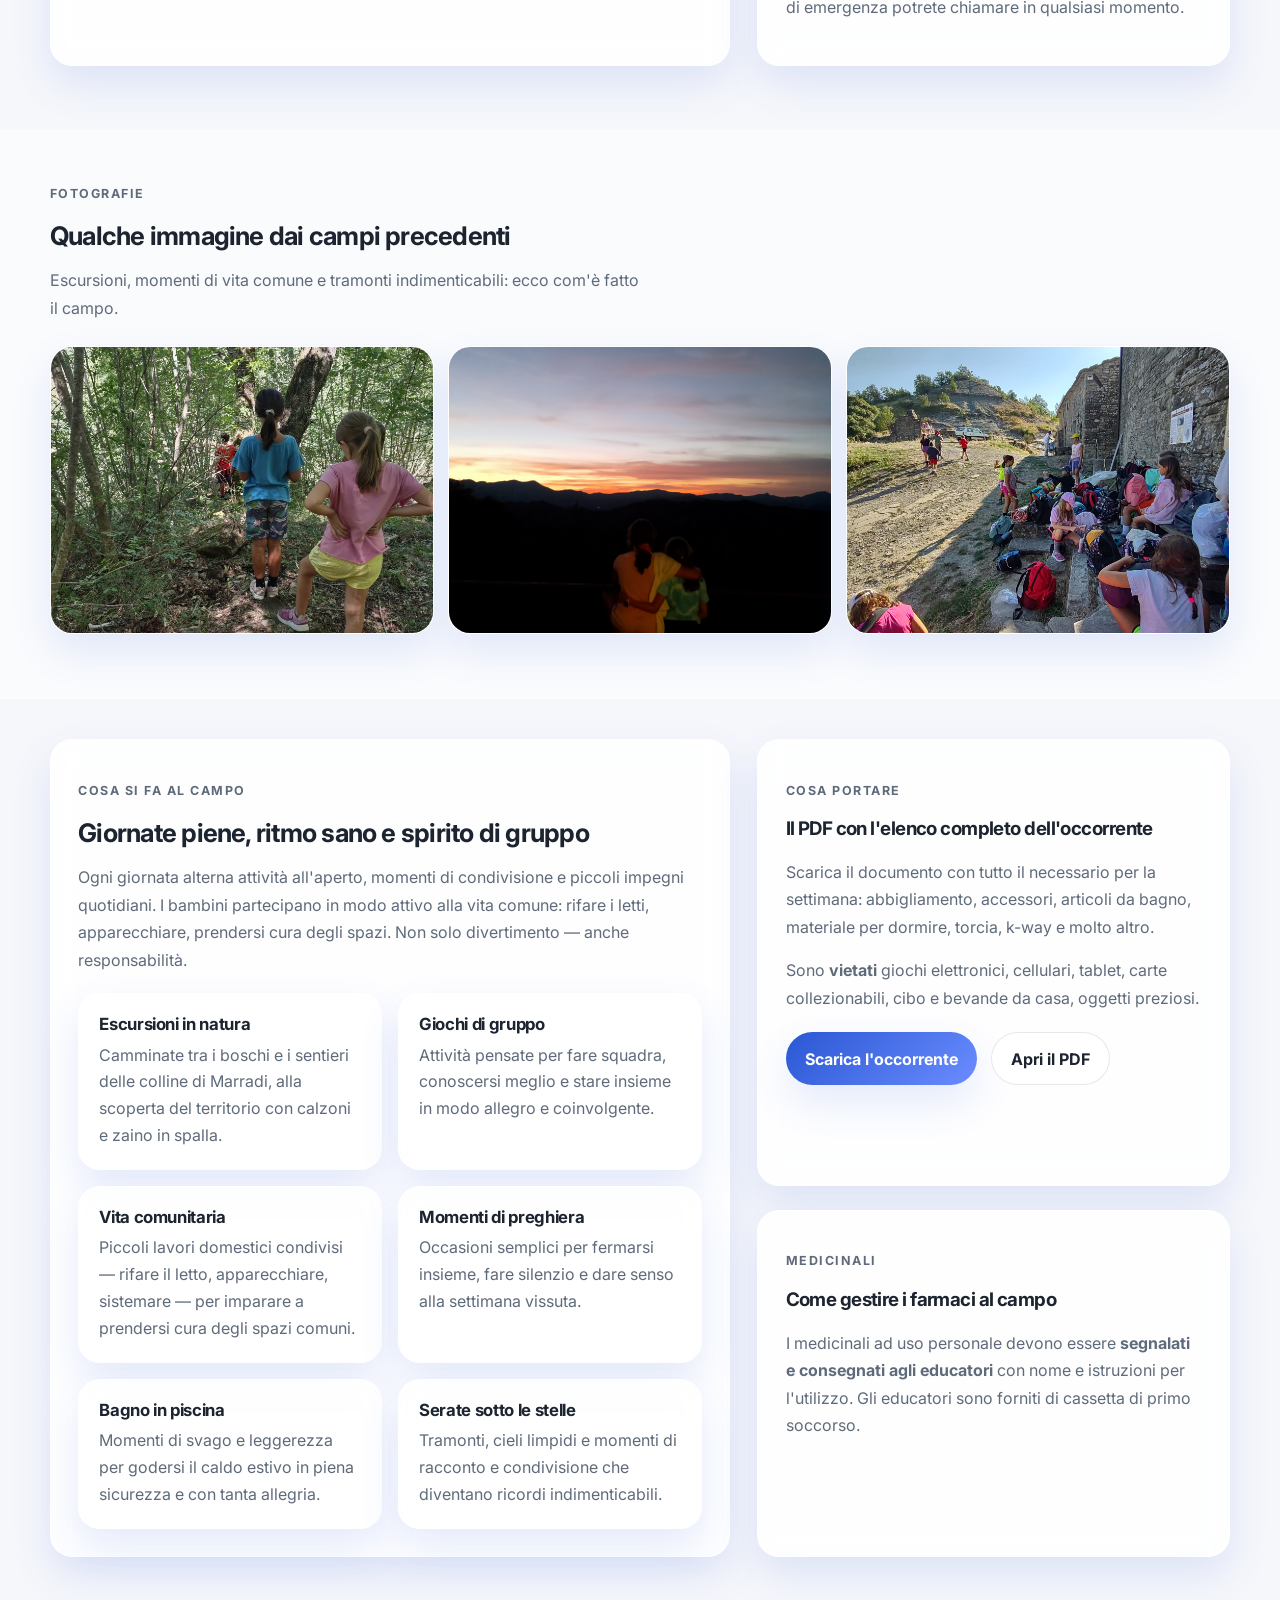
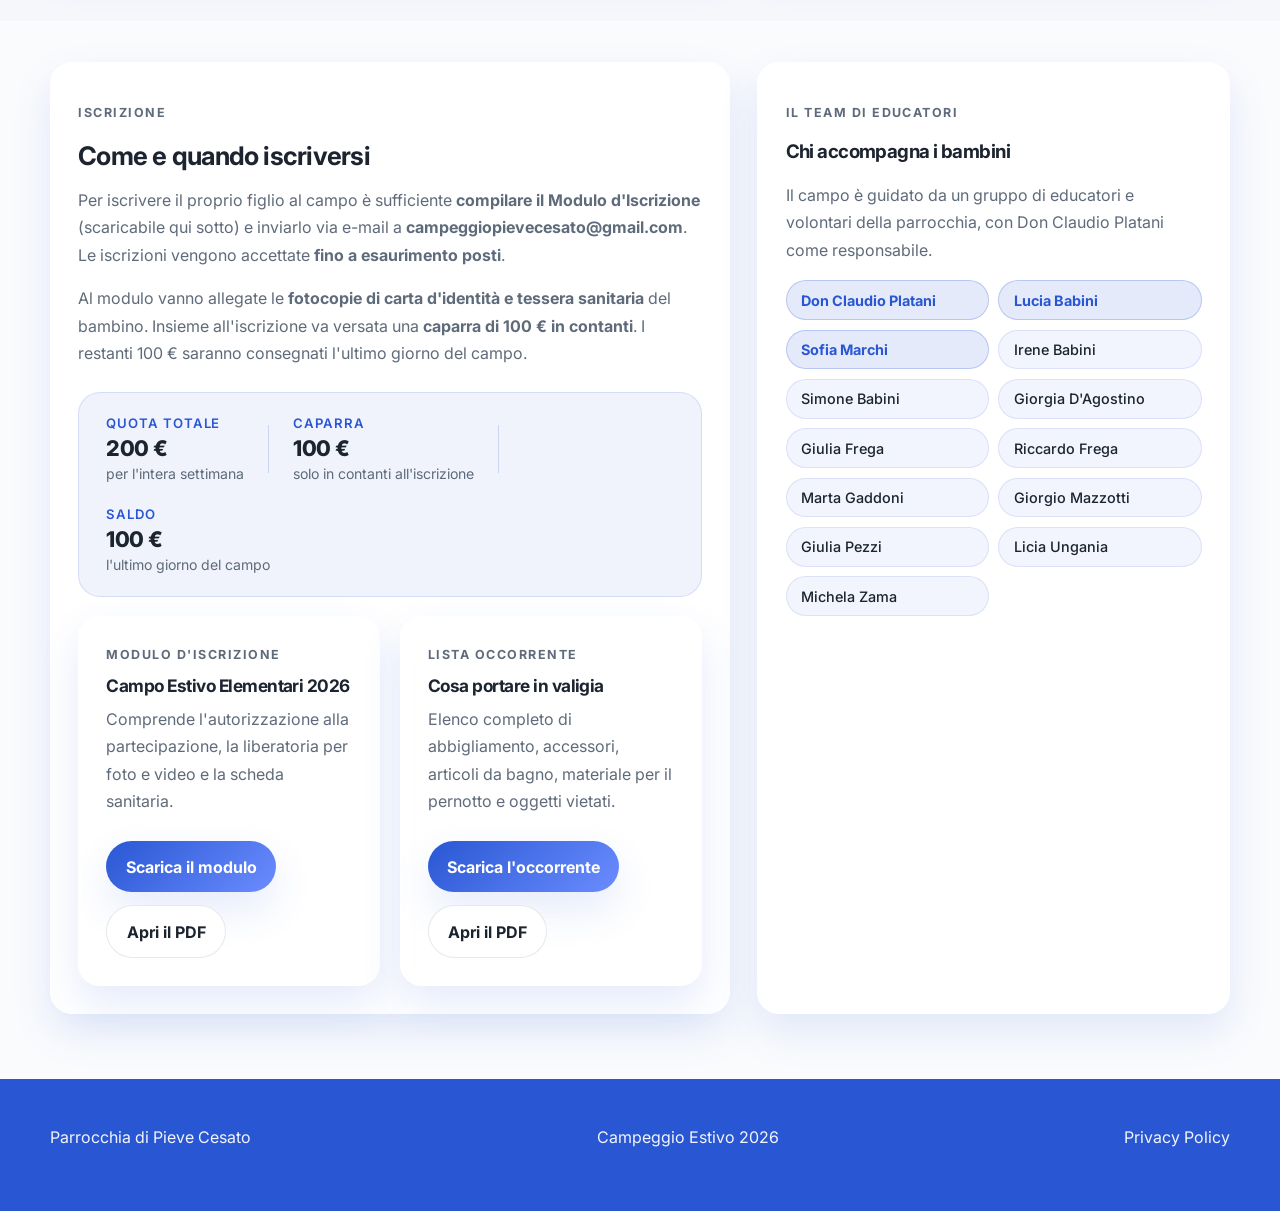
<file: campeggio.html>
<!DOCTYPE html>
<html lang="it">
  <head>
    <meta charset="UTF-8" />
    <meta name="viewport" content="width=device-width, initial-scale=1.0" />
    <title>Campeggio Estivo 2026 — Parrocchia di Pieve Cesato</title>
    <meta
      name="description"
      content="Una settimana in montagna a Marradi dal 2 all'8 agosto 2026 per bambini dalla 3ª alla 5ª elementare."
    />
    <link rel="preconnect" href="https://fonts.googleapis.com" />
    <link rel="preconnect" href="https://fonts.gstatic.com" crossorigin />
    <link href="https://fonts.googleapis.com/css2?family=Inter:wght@400;500;600;700;800&display=swap" rel="stylesheet" />
    <link rel="stylesheet" href="styles.css" />
    <link rel="icon" type="image/png" href="assets/site-icon.png" />
    <style>
      .site-nav a[href='campeggio.html'] {
        color: var(--brand);
        background: rgba(41, 87, 211, 0.08);
      }

      /* ── Hero ── */
      .camp-hero {
        position: relative;
        overflow: hidden;
        padding: 5rem 0 2.5rem;
      }

      .camp-hero::before {
        content: '';
        position: absolute;
        inset: 0;
        background:
          linear-gradient(90deg, rgba(12, 26, 52, 0.82), rgba(12, 26, 52, 0.42)),
          url('assets/campeggio/sfondo-campeggio.jpg') center/cover;
        z-index: -2;
      }

      .camp-hero::after {
        content: '';
        position: absolute;
        inset: auto 0 0;
        height: 170px;
        background: linear-gradient(180deg, rgba(246, 247, 251, 0), var(--bg));
        z-index: -1;
      }

      .camp-hero-grid,
      .camp-grid {
        display: grid;
        grid-template-columns: minmax(0, 1.18fr) minmax(320px, 0.82fr);
        gap: 1.7rem;
      }

      .camp-hero-grid {
        align-items: end;
      }

      .camp-hero-copy {
        color: white;
        padding: 1rem 0 3rem;
      }

      .camp-hero-copy .eyebrow {
        color: rgba(255, 255, 255, 0.78);
      }

      .camp-hero-copy h1 {
        font-size: clamp(2.9rem, 5vw, 5.2rem);
        line-height: 0.95;
        margin: 0 0 1.2rem;
        letter-spacing: -0.045em;
      }

      .camp-hero-copy p {
        max-width: 64ch;
        color: rgba(255, 255, 255, 0.88);
        font-size: 1.05rem;
        line-height: 1.78;
      }

      .camp-badges {
        display: flex;
        flex-wrap: wrap;
        gap: 0.85rem;
        margin-top: 1.5rem;
      }

      .camp-badge {
        display: inline-flex;
        align-items: center;
        gap: 0.55rem;
        padding: 0.85rem 1rem;
        border-radius: 999px;
        background: rgba(255, 255, 255, 0.14);
        border: 1px solid rgba(255, 255, 255, 0.18);
        backdrop-filter: blur(10px);
        color: white;
        font-weight: 600;
      }

      /* ── Shared card styles ── */
      .camp-hero-card,
      .camp-panel,
      .camp-side-card,
      .camp-docs-card,
      .activity-card,
      .camp-photo-card {
        background: rgba(255, 255, 255, 0.88);
        border: 1px solid rgba(255, 255, 255, 0.65);
        backdrop-filter: blur(12px);
        box-shadow: var(--shadow);
        border-radius: var(--radius);
      }

      .camp-hero-card,
      .camp-panel,
      .camp-side-card,
      .camp-docs-card {
        padding: 1.7rem;
      }

      .camp-hero-card h2,
      .camp-panel h2,
      .camp-side-card h3,
      .camp-docs-card h2,
      .camp-docs-card h3 {
        letter-spacing: -0.03em;
        margin-top: 0;
      }

      .camp-hero-card p,
      .camp-panel p,
      .camp-panel li,
      .camp-side-card p,
      .camp-side-card li,
      .camp-docs-card p,
      .camp-docs-card li {
        color: var(--muted);
        line-height: 1.72;
      }

      /* ── Quick facts list ── */
      .quick-facts {
        list-style: none;
        padding: 0;
        margin: 1.2rem 0 0;
        display: grid;
        gap: 0.9rem;
      }

      .quick-facts li {
        display: grid;
        grid-template-columns: 122px 1fr;
        gap: 0.85rem;
        align-items: start;
        padding-top: 0.9rem;
        border-top: 1px solid var(--line);
      }

      .quick-facts li:first-child {
        border-top: 0;
        padding-top: 0;
      }

      .quick-facts strong {
        color: var(--text);
      }

      /* ── Layout helpers ── */
      .camp-intro {
        margin-top: -0.5rem;
      }

      .stack {
        display: grid;
        gap: 1.5rem;
      }

      .section-title {
        margin: 0 0 0.9rem;
        font-size: clamp(1.6rem, 2vw, 2.05rem);
      }

      /* ── Actions ── */
      .camp-actions {
        display: flex;
        flex-wrap: wrap;
        gap: 0.85rem;
        margin-top: 1.25rem;
      }

      .camp-hero-card .camp-actions .button {
        flex: 1 1 100%;
      }

      .camp-actions .button-primary {
        color: white;
      }

      /* ── Activity grid ── */
      .activities-grid {
        display: grid;
        grid-template-columns: repeat(2, minmax(0, 1fr));
        gap: 1rem;
        margin-top: 1.2rem;
      }

      .activity-card {
        padding: 1.25rem;
        background: rgba(255, 255, 255, 0.84);
      }

      .activity-card h3 {
        font-size: 1.05rem;
        margin-bottom: 0.45rem;
        letter-spacing: -0.02em;
        margin-top: 0;
      }

      .activity-card p {
        color: var(--muted);
        line-height: 1.68;
        margin: 0;
      }

      /* ── Photo gallery ── */
      .camp-gallery {
        display: grid;
        grid-template-columns: repeat(3, 1fr);
        gap: 0.85rem;
        margin-top: 1.5rem;
      }

      .camp-photo-card {
        overflow: hidden;
        aspect-ratio: 4/3;
      }

      .camp-photo-card img {
        width: 100%;
        height: 100%;
        object-fit: cover;
        display: block;
        transition: transform 0.4s ease;
      }

      .camp-photo-card:hover img {
        transform: scale(1.04);
      }

      /* ── Documents section ── */
      .docs-grid {
        display: grid;
        grid-template-columns: repeat(2, minmax(0, 1fr));
        gap: 1.2rem;
        margin-top: 1.2rem;
      }

      .camp-docs-card {
        display: flex;
        flex-direction: column;
        gap: 0.6rem;
      }

      .camp-docs-card .eyebrow {
        margin-bottom: 0;
      }

      .camp-docs-card h3 {
        margin: 0;
        font-size: 1.08rem;
      }

      .camp-docs-card p {
        flex: 1;
        margin: 0;
      }

      /* ── Info strip for cost ── */
      .cost-strip {
        background: rgba(41, 87, 211, 0.07);
        border: 1px solid rgba(41, 87, 211, 0.14);
        border-radius: var(--radius);
        padding: 1.4rem 1.7rem;
        display: flex;
        flex-wrap: wrap;
        gap: 1.5rem;
        align-items: center;
        margin-top: 1.5rem;
      }

      .cost-strip-item {
        display: flex;
        flex-direction: column;
        gap: 0.25rem;
      }

      .cost-strip-item .label {
        font-size: 0.82rem;
        font-weight: 600;
        letter-spacing: 0.07em;
        text-transform: uppercase;
        color: var(--brand);
      }

      .cost-strip-item .value {
        font-size: 1.35rem;
        font-weight: 800;
        letter-spacing: -0.03em;
        color: var(--text);
      }

      .cost-strip-item .sub {
        font-size: 0.88rem;
        color: var(--muted);
      }

      .cost-divider {
        width: 1px;
        height: 3rem;
        background: rgba(41, 87, 211, 0.18);
      }

      /* ── Educators list ── */
      .educators-grid {
        display: grid;
        grid-template-columns: repeat(auto-fill, minmax(160px, 1fr));
        gap: 0.6rem;
        margin-top: 1rem;
      }

      .educator-chip {
        display: flex;
        align-items: center;
        gap: 0.55rem;
        padding: 0.65rem 0.9rem;
        border-radius: 999px;
        background: rgba(41, 87, 211, 0.06);
        border: 1px solid rgba(41, 87, 211, 0.12);
        font-size: 0.9rem;
        font-weight: 500;
        color: var(--text);
      }

      .educator-chip.is-lead {
        background: rgba(41, 87, 211, 0.12);
        border-color: rgba(41, 87, 211, 0.24);
        font-weight: 700;
        color: var(--brand);
      }

      /* ── Contacts card ── */
      .contacts-list {
        list-style: none;
        padding: 0;
        margin: 1rem 0 0;
        display: grid;
        gap: 0.6rem;
      }

      .contacts-list li {
        display: flex;
        justify-content: space-between;
        align-items: center;
        gap: 1rem;
        padding: 0.7rem 0;
        border-bottom: 1px solid var(--line);
        font-size: 0.95rem;
      }

      .contacts-list li:last-child {
        border-bottom: 0;
      }

      .contacts-list .name {
        font-weight: 600;
        color: var(--text);
      }

      .contacts-list .phone {
        color: var(--brand);
        font-weight: 500;
        white-space: nowrap;
      }

      /* ── Responsive ── */
      @media (max-width: 980px) {
        .camp-hero-grid,
        .camp-grid {
          grid-template-columns: 1fr;
        }

        .docs-grid {
          grid-template-columns: 1fr;
        }
      }

      @media (max-width: 760px) {
        .camp-hero {
          padding-top: 3rem;
        }

        .quick-facts li {
          grid-template-columns: 1fr;
          gap: 0.35rem;
        }

        .activities-grid {
          grid-template-columns: 1fr;
        }

        .camp-gallery {
          grid-template-columns: 1fr;
        }

        .cost-strip {
          flex-direction: column;
          gap: 1rem;
          align-items: flex-start;
        }

        .cost-divider {
          display: none;
        }
      }
    </style>
  </head>
  <body>
    <header class="site-header">
      <div class="container nav-wrap">
        <a class="brand" href="index.html"><span class="brand-mark">✦</span><div><strong>Parrocchia di Pieve Cesato</strong></div></a>
        <button class="nav-toggle" aria-expanded="false" aria-controls="site-nav"><span></span><span></span><span></span></button>
        <nav id="site-nav" class="site-nav"><a href="index.html">Home</a><a href="nido.html">Nido</a><a href="scuola-materna.html">Scuola dell'Infanzia</a><a href="prescuola.html">Prescuola</a><a href="campeggio.html">Campeggio</a><a href="circolo-anspi.html">Circolo Anspi</a><a href="https://www.sagracampagna.it/" target="_blank" rel="noopener noreferrer">Sagra della Campagna</a></nav>
      </div>
    </header>

    <main>

      <!-- ═══════════════════════════════ HERO ═══════════════════════════════ -->
      <section class="camp-hero">
        <div class="container camp-hero-grid">
          <div class="camp-hero-copy">
            <p class="eyebrow">Parrocchia di Pieve Cesato &middot; Unità Pastorale Granarolo</p>
            <h1>Campeggio Elementari 2026</h1>
            <p>
              <strong>Campo Estivo Elementari 2026:</strong> sette giorni di avventura, amicizia,
              escursioni e vita comunitaria per <strong>bambini dalla 3ª alla 5ª elementare</strong>,
              tra i boschi e le colline di Marradi.
            </p>
            <div class="camp-badges">
              <span class="camp-badge">2 → 8 Agosto 2026</span>
              <span class="camp-badge">3ª – 5ª elementare</span>
              <a class="camp-badge" href="https://maps.app.goo.gl/ZmbP1JQoiWBRrBs19" target="_blank" rel="noopener noreferrer" style="text-decoration:none;color:white;">Coop AUREA · Marradi ↗</a>
            </div>
          </div>

          <aside class="camp-hero-card">
            <p class="eyebrow">Informazioni rapide</p>
            <h2>Quando, per chi e come iscriversi</h2>
            <ul class="quick-facts">
              <li><strong>Periodo</strong><span>Dal <strong>2 agosto</strong> all'<strong>8 agosto 2026</strong>.</span></li>
              <li><strong>Partecipanti</strong><span>Bambini dalla <strong>3ª alla 5ª elementare</strong>.</span></li>
              <li><strong>Sede</strong><span><a href="https://maps.app.goo.gl/ZmbP1JQoiWBRrBs19" target="_blank" rel="noopener noreferrer"><strong>Coop AUREA</strong>, Collecchio — <strong>Marradi</strong> (RA).</a></span></li>
              <li><strong>Come iscriversi</strong><span>Compila il <strong>Modulo d'Iscrizione</strong> e invialo a <strong><a href="mailto:campeggiopievecesato@gmail.com">campeggiopievecesato@gmail.com</a></strong>. Si accettano iscrizioni fino a esaurimento posti.</span></li>
              <li><strong>Quota</strong><span><strong>200 € totali</strong> (caparra di 100 € all'iscrizione + 100 € il giorno di rientro).</span></li>
              <li><strong>Contatti</strong><span>Per informazioni chiama <strong>Lucia</strong> al <strong><a href="tel:+393348858637">334 885 8637</a></strong>.</span></li>
            </ul>
            <div class="camp-actions">
              <a class="button button-primary" href="assets/campeggio/modulo-iscrizione-elementari-2026.pdf" download>Scarica il modulo d'iscrizione</a>
              <a class="button button-secondary" href="assets/campeggio/occorrente-campo-elementari-2026.pdf" download>Scarica l'occorrente</a>
            </div>
          </aside>
        </div>
      </section>

      <!-- ═══════════════════════════════ INTRO ═══════════════════════════════ -->
      <section class="section camp-intro">
        <div class="container camp-grid">
          <article class="camp-panel">
            <p class="eyebrow">Un'esperienza da ricordare</p>
            <h2 class="section-title">Sette giorni di vita insieme, tra boschi e panorami</h2>
            <p>
              Il campo estivo elementari è molto più di una settimana lontano da casa: è uno spazio
              dove i bambini imparano a stare insieme, a farsi carico dei piccoli gesti quotidiani, a
              scoprire la natura e a vivere avventure che restano impresse.
            </p>
            <p>
              La <strong><a href="https://maps.app.goo.gl/ZmbP1JQoiWBRrBs19" target="_blank" rel="noopener noreferrer">Coop AUREA a Collecchio, Marradi</a></strong> offre un ambiente
              naturale straordinario — sentieri tra i boschi, panorami aperti sulle colline, cieli
              stellati la sera — il contesto perfetto per una settimana autentica e fuori dall'ordinario.
              Il campo è accompagnato da un gruppo di <strong>educatori e volontari</strong> della parrocchia,
              con tanta esperienza e tanto entusiasmo.
            </p>
          </article>

          <div class="stack">
            <aside class="camp-side-card">
              <p class="eyebrow">Partenza e rientro</p>
              <h3>Come funzionano i trasporti</h3>
              <p>
                <strong>Andata:</strong> Ritrovo alle <strong>9:30 a Fossolo</strong> per la messa patronale,
                poi partenza con <strong>mezzi propri</strong>. La messa è obbligatoria.
              </p>
              <p>
                <strong>Ritorno:</strong> I genitori arrivano <strong>sabato 8 agosto alle 18:30</strong>
                per una cena condivisa — ognuno porta qualcosa. Dopo cena, saluti e rientro a casa.
              </p>
            </aside>

            <aside class="camp-side-card">
              <p class="eyebrow">Contatti durante il campo</p>
              <h3>Mercoledì 5 agosto, ore 19–20:30</h3>
              <p>
                I genitori potranno sentire i propri figli <strong>mercoledì 5 agosto dalle 19 alle 20:30</strong>,
                prenotandosi sul gruppo WhatsApp. Gli educatori contatteranno le famiglie.
              </p>
              <p>
                Non è obbligatorio chiamare — lasciare i bambini vivere appieno l'esperienza è parte del campo.
                In caso di emergenza potrete chiamare in qualsiasi momento.
              </p>
            </aside>
          </div>
        </div>
      </section>

      <!-- ═══════════════════════════════ GALLERY ═══════════════════════════════ -->
      <section class="section section-muted">
        <div class="container">
          <div class="section-head" style="max-width: 600px; margin-bottom: 0;">
            <p class="eyebrow">Fotografie</p>
            <h2 class="section-title">Qualche immagine dai campi precedenti</h2>
            <p style="color: var(--muted);">Escursioni, momenti di vita comune e tramonti indimenticabili: ecco com'è fatto il campo.</p>
          </div>
          <div class="camp-gallery">
            <div class="camp-photo-card">
              <img src="assets/campeggio/foto-campeggio/foto-1-campeggio.jpg" alt="Bambini in escursione tra i boschi durante il campo estivo" />
            </div>
            <div class="camp-photo-card">
              <img src="assets/campeggio/foto-campeggio/foto-2-campeggio.jpg" alt="Tramonto sulle colline visto dal campo estivo di Marradi" />
            </div>
            <div class="camp-photo-card">
              <img src="assets/campeggio/foto-campeggio/foto-3-campeggio.jpg" alt="Bambini in pausa durante un'escursione al campo estivo" />
            </div>
          </div>
        </div>
      </section>

      <!-- ═══════════════════════════════ ACTIVITIES ═══════════════════════════════ -->
      <section class="section">
        <div class="container camp-grid">
          <article class="camp-panel">
            <p class="eyebrow">Cosa si fa al campo</p>
            <h2 class="section-title">Giornate piene, ritmo sano e spirito di gruppo</h2>
            <p>
              Ogni giornata alterna attività all'aperto, momenti di condivisione e piccoli impegni
              quotidiani. I bambini partecipano in modo attivo alla vita comune: rifare i letti,
              apparecchiare, prendersi cura degli spazi. Non solo divertimento — anche responsabilità.
            </p>
            <div class="activities-grid">
              <article class="activity-card">
                <h3>Escursioni in natura</h3>
                <p>Camminate tra i boschi e i sentieri delle colline di Marradi, alla scoperta del territorio con calzoni e zaino in spalla.</p>
              </article>
              <article class="activity-card">
                <h3>Giochi di gruppo</h3>
                <p>Attività pensate per fare squadra, conoscersi meglio e stare insieme in modo allegro e coinvolgente.</p>
              </article>
              <article class="activity-card">
                <h3>Vita comunitaria</h3>
                <p>Piccoli lavori domestici condivisi — rifare il letto, apparecchiare, sistemare — per imparare a prendersi cura degli spazi comuni.</p>
              </article>
              <article class="activity-card">
                <h3>Momenti di preghiera</h3>
                <p>Occasioni semplici per fermarsi insieme, fare silenzio e dare senso alla settimana vissuta.</p>
              </article>
              <article class="activity-card">
                <h3>Bagno in piscina</h3>
                <p>Momenti di svago e leggerezza per godersi il caldo estivo in piena sicurezza e con tanta allegria.</p>
              </article>
              <article class="activity-card">
                <h3>Serate sotto le stelle</h3>
                <p>Tramonti, cieli limpidi e momenti di racconto e condivisione che diventano ricordi indimenticabili.</p>
              </article>
            </div>
          </article>

          <div class="stack">
            <aside class="camp-side-card">
              <p class="eyebrow">Cosa portare</p>
              <h3>Il PDF con l'elenco completo dell'occorrente</h3>
              <p>
                Scarica il documento con tutto il necessario per la settimana: abbigliamento, accessori, articoli
                da bagno, materiale per dormire, torcia, k-way e molto altro.
              </p>
              <p>
                Sono <strong>vietati</strong> giochi elettronici, cellulari, tablet, carte collezionabili,
                cibo e bevande da casa, oggetti preziosi.
              </p>
              <div class="camp-actions">
                <a class="button button-primary" href="assets/campeggio/occorrente-campo-elementari-2026.pdf" download>Scarica l'occorrente</a>
                <a class="button button-secondary" href="assets/campeggio/occorrente-campo-elementari-2026.pdf" target="_blank" rel="noopener noreferrer">Apri il PDF</a>
              </div>
            </aside>

            <aside class="camp-side-card">
              <p class="eyebrow">Medicinali</p>
              <h3>Come gestire i farmaci al campo</h3>
              <p>
                I medicinali ad uso personale devono essere <strong>segnalati e consegnati agli educatori</strong>
                con nome e istruzioni per l'utilizzo. Gli educatori sono forniti di cassetta di primo soccorso.
              </p>
            </aside>
          </div>
        </div>
      </section>

      <!-- ═══════════════════════════════ COST + ISCRIZIONE ═══════════════════════════════ -->
      <section class="section section-muted">
        <div class="container camp-grid">
          <article class="camp-panel">
            <p class="eyebrow">Iscrizione</p>
            <h2 class="section-title">Come e quando iscriversi</h2>
            <p>
              Per iscrivere il proprio figlio al campo è sufficiente <strong>compilare il Modulo d'Iscrizione</strong>
              (scaricabile qui sotto) e inviarlo via e-mail a
              <strong><a href="mailto:campeggiopievecesato@gmail.com">campeggiopievecesato@gmail.com</a></strong>.
              Le iscrizioni vengono accettate <strong>fino a esaurimento posti</strong>.
            </p>
            <p>
              Al modulo vanno allegate le <strong>fotocopie di carta d'identità e tessera sanitaria</strong>
              del bambino. Insieme all'iscrizione va versata una <strong>caparra di 100 € in contanti</strong>.
              I restanti 100 € saranno consegnati l'ultimo giorno del campo.
            </p>

            <div class="cost-strip">
              <div class="cost-strip-item">
                <span class="label">Quota totale</span>
                <span class="value">200 €</span>
                <span class="sub">per l'intera settimana</span>
              </div>
              <div class="cost-divider" aria-hidden="true"></div>
              <div class="cost-strip-item">
                <span class="label">Caparra</span>
                <span class="value">100 €</span>
                <span class="sub">solo in contanti all'iscrizione</span>
              </div>
              <div class="cost-divider" aria-hidden="true"></div>
              <div class="cost-strip-item">
                <span class="label">Saldo</span>
                <span class="value">100 €</span>
                <span class="sub">l'ultimo giorno del campo</span>
              </div>
            </div>

            <div class="docs-grid">
              <aside class="camp-docs-card">
                <p class="eyebrow">Modulo d'iscrizione</p>
                <h3>Campo Estivo Elementari 2026</h3>
                <p>Comprende l'autorizzazione alla partecipazione, la liberatoria per foto e video e la scheda sanitaria.</p>
                <div class="camp-actions" style="margin-top: 1rem;">
                  <a class="button button-primary" href="assets/campeggio/modulo-iscrizione-elementari-2026.pdf" download>Scarica il modulo</a>
                  <a class="button button-secondary" href="assets/campeggio/modulo-iscrizione-elementari-2026.pdf" target="_blank" rel="noopener noreferrer">Apri il PDF</a>
                </div>
              </aside>
              <aside class="camp-docs-card">
                <p class="eyebrow">Lista occorrente</p>
                <h3>Cosa portare in valigia</h3>
                <p>Elenco completo di abbigliamento, accessori, articoli da bagno, materiale per il pernotto e oggetti vietati.</p>
                <div class="camp-actions" style="margin-top: 1rem;">
                  <a class="button button-primary" href="assets/campeggio/occorrente-campo-elementari-2026.pdf" download>Scarica l'occorrente</a>
                  <a class="button button-secondary" href="assets/campeggio/occorrente-campo-elementari-2026.pdf" target="_blank" rel="noopener noreferrer">Apri il PDF</a>
                </div>
              </aside>
            </div>
          </article>

          <div class="stack">
            <aside class="camp-side-card">
              <p class="eyebrow">Il team di educatori</p>
              <h3>Chi accompagna i bambini</h3>
              <p>Il campo è guidato da un gruppo di educatori e volontari della parrocchia, con Don Claudio Platani come responsabile.</p>
              <div class="educators-grid">
                <span class="educator-chip is-lead">Don Claudio Platani</span>
                <span class="educator-chip is-lead">Lucia Babini</span>
                <span class="educator-chip is-lead">Sofia Marchi</span>
                <span class="educator-chip">Irene Babini</span>
                <span class="educator-chip">Simone Babini</span>
                <span class="educator-chip">Giorgia D'Agostino</span>
                <span class="educator-chip">Giulia Frega</span>
                <span class="educator-chip">Riccardo Frega</span>
                <span class="educator-chip">Marta Gaddoni</span>
                <span class="educator-chip">Giorgio Mazzotti</span>
                <span class="educator-chip">Giulia Pezzi</span>
                <span class="educator-chip">Licia Ungania</span>
                <span class="educator-chip">Michela Zama</span>
              </div>
            </aside>
          </div>
        </div>
      </section>

    </main>

    <footer class="site-footer">
      <div class="container footer-wrap">
        <p>Parrocchia di Pieve Cesato</p>
        <p>Campeggio Estivo 2026</p>
        <p><a href="privacy-policy.html">Privacy Policy</a></p>
      </div>
    </footer>

    <script src="script.js"></script>
  </body>
</html>
</file>
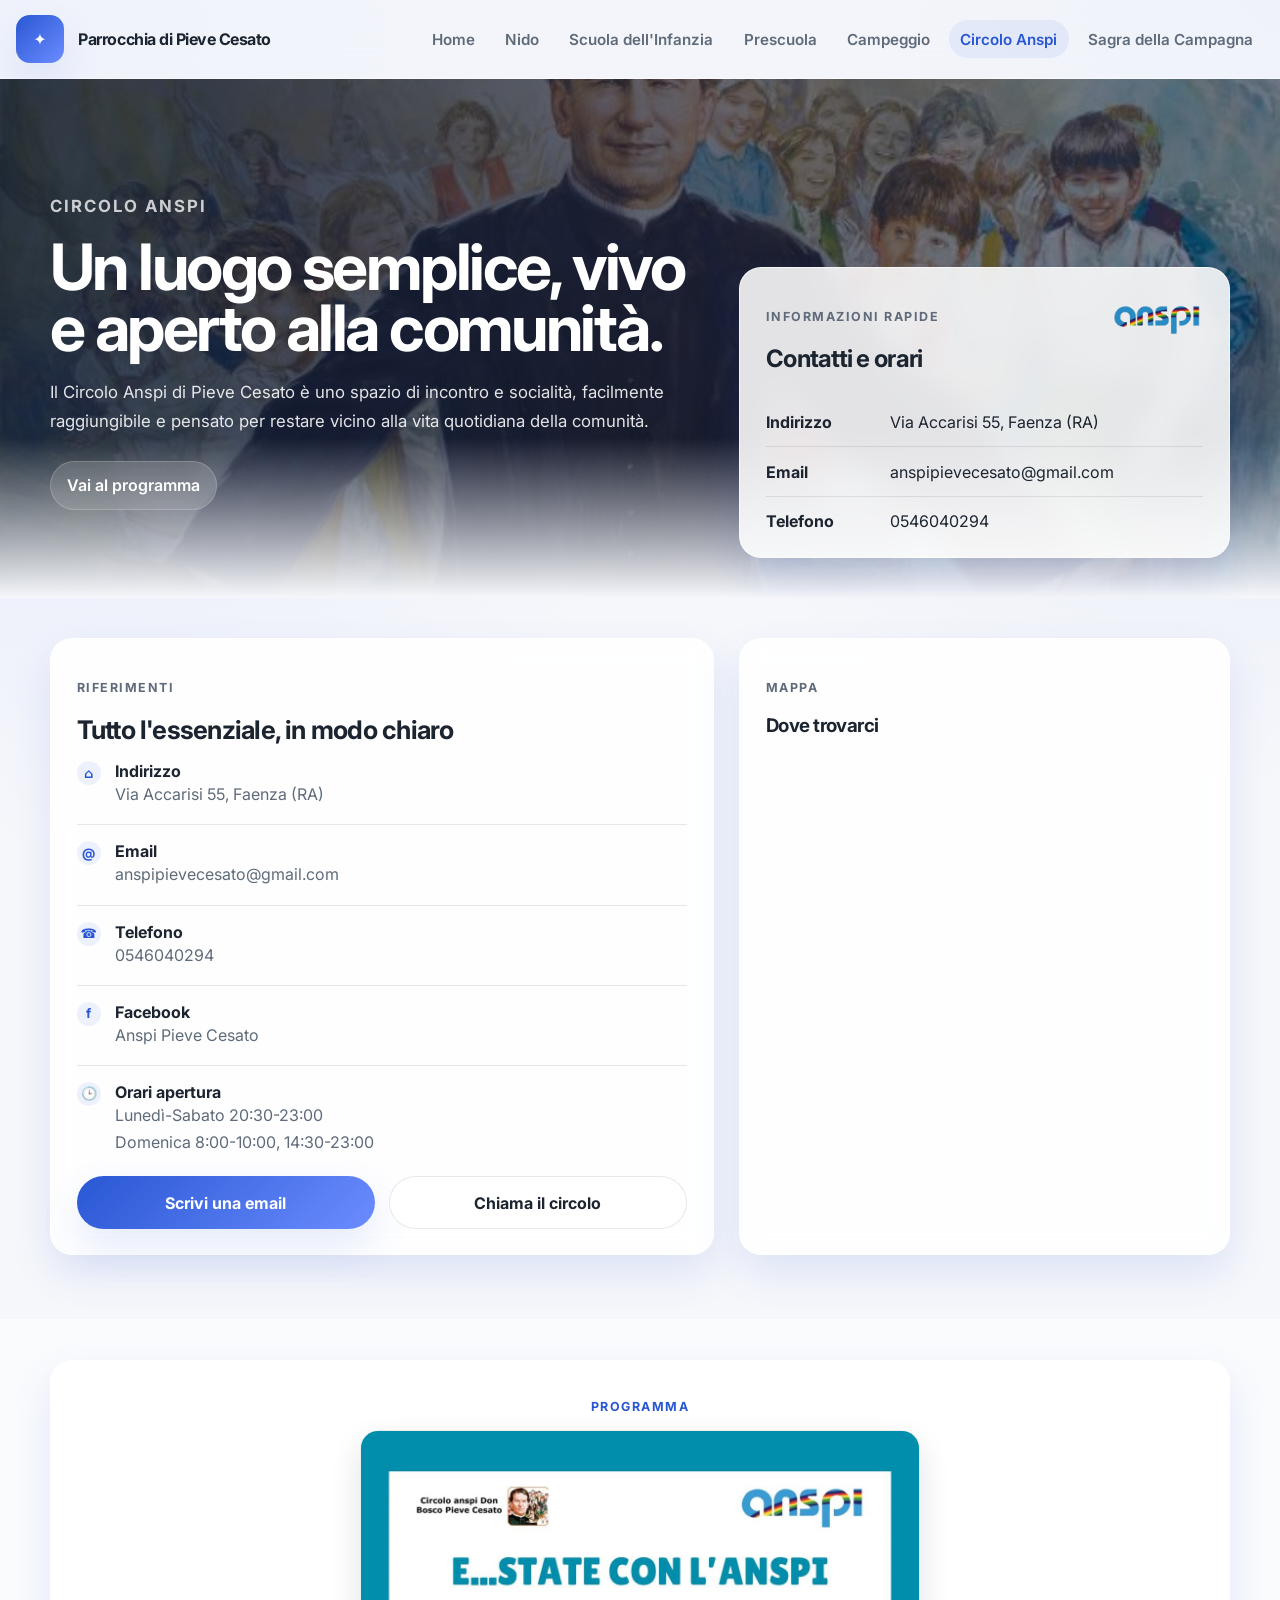
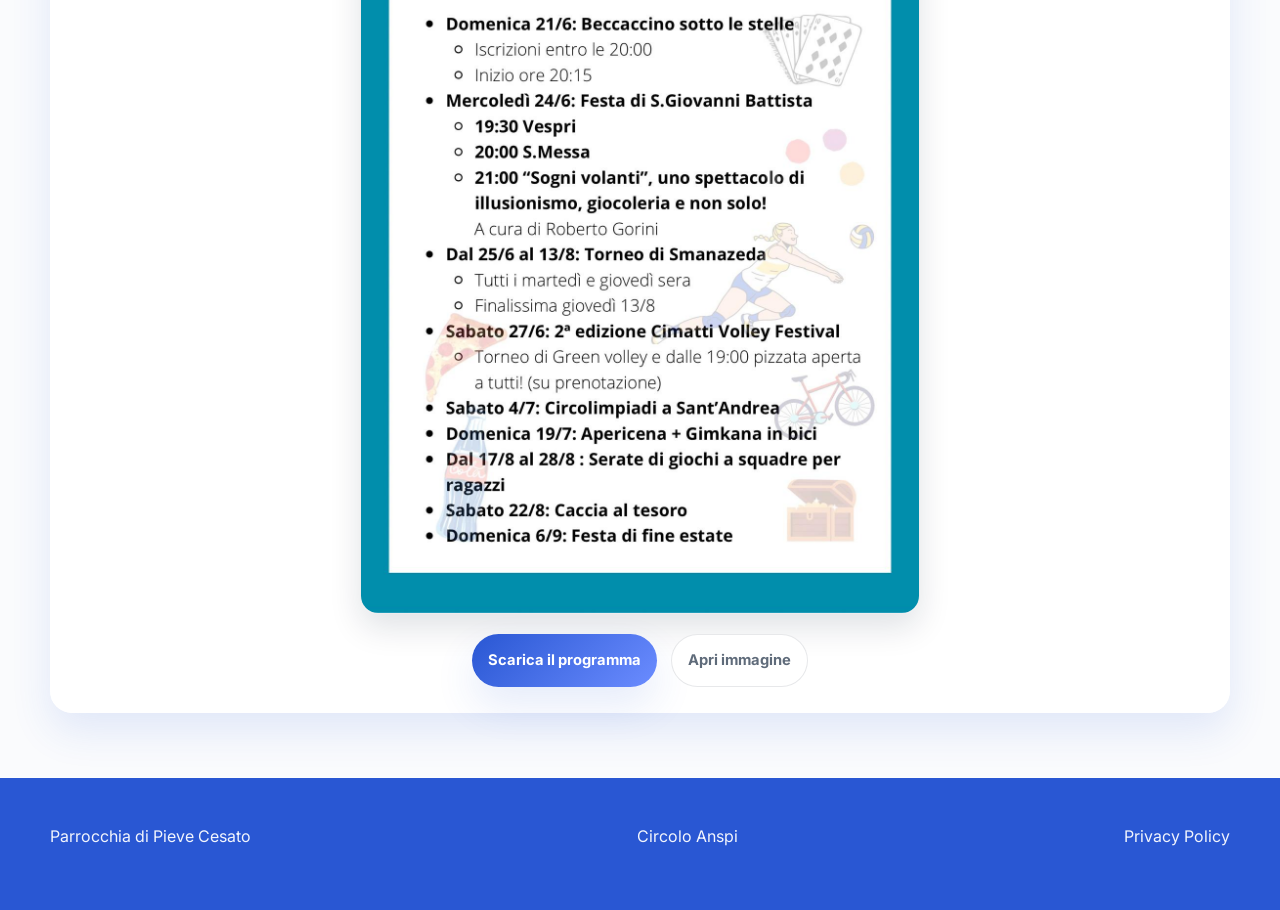
<file: circolo-anspi.html>
<!DOCTYPE html>
<html lang="it">
  <head>
    <meta charset="UTF-8" />
    <meta name="viewport" content="width=device-width, initial-scale=1.0" />
    <title>Circolo Anspi — Parrocchia di Pieve Cesato</title>
    <meta
      name="description"
      content="Contatti, orari di apertura e riferimenti del Circolo Anspi di Pieve Cesato, con locandine condivisibili e mappa."
    />
    <link rel="preconnect" href="https://fonts.googleapis.com" />
    <link rel="preconnect" href="https://fonts.gstatic.com" crossorigin />
    <link href="https://fonts.googleapis.com/css2?family=Inter:wght@400;500;600;700;800&display=swap" rel="stylesheet" />
    <link rel="stylesheet" href="styles.css" />
    <link rel="icon" type="image/png" href="assets/site-icon.png" />
    <style>
      .site-nav a[href='circolo-anspi.html'] {
        color: var(--brand);
        background: rgba(41, 87, 211, 0.08);
      }

      .anspi-hero {
        position: relative;
        overflow: hidden;
        padding: 5rem 0 2.5rem;
      }

      .anspi-hero::before {
        content: '';
        position: absolute;
        inset: 0;
        background:
          linear-gradient(90deg, rgba(12, 26, 52, 0.82), rgba(12, 26, 52, 0.4)),
          url('assets/anspi/foto-anspi/sfondo_anspi.jpg') center/cover;
        z-index: -2;
      }

      .anspi-hero::after {
        content: '';
        position: absolute;
        inset: auto 0 0;
        height: 160px;
        background: linear-gradient(180deg, rgba(246, 247, 251, 0), var(--bg));
        z-index: -1;
      }

      .anspi-hero-grid,
      .anspi-grid {
        display: grid;
        grid-template-columns: minmax(0, 1.15fr) minmax(320px, 0.85fr);
        gap: 1.6rem;
      }

      .anspi-hero-grid {
        align-items: end;
      }

      .anspi-hero-copy {
        color: white;
        padding: 1rem 0 3rem;
      }

      .anspi-hero-copy .eyebrow {
        color: rgba(255, 255, 255, 0.76);
      }

      .anspi-hero-copy h1 {
        font-size: clamp(2.8rem, 5vw, 5rem);
        line-height: 0.95;
        margin: 0 0 1.2rem;
        letter-spacing: -0.04em;
      }

      .anspi-hero-copy p {
        max-width: 62ch;
        color: rgba(255, 255, 255, 0.88);
        font-size: 1.05rem;
        line-height: 1.75;
      }

      .anspi-badges {
        display: flex;
        flex-wrap: wrap;
        gap: 0.85rem;
        margin-top: 1.5rem;
      }

      .anspi-badge {
        display: inline-flex;
        align-items: center;
        padding: 0.85rem 1rem;
        border-radius: 999px;
        background: rgba(255, 255, 255, 0.14);
        border: 1px solid rgba(255, 255, 255, 0.18);
        backdrop-filter: blur(10px);
        color: white;
        font-weight: 600;
      }

      .anspi-hero-card,
      .anspi-panel,
      .map-card,
      .program-card {
        background: rgba(255, 255, 255, 0.88);
        border: 1px solid rgba(255, 255, 255, 0.65);
        backdrop-filter: blur(12px);
        box-shadow: var(--shadow);
        border-radius: var(--radius);
      }

      .anspi-hero-card,
      .anspi-panel,
      .map-card,
      .program-card {
        padding: 1.6rem;
      }

      .anspi-hero-card h2,
      .anspi-panel h2,
      .map-card h3,
      .program-card h3 {
        letter-spacing: -0.03em;
        margin-top: 0;
      }

      .anspi-hero-card p,
      .anspi-panel p,
      .map-card p,
      .contact-list a,
      .contact-list span,
      .program-actions a {
        color: var(--muted);
        line-height: 1.7;
      }

      .hero-card-top {
        display: flex;
        align-items: flex-start;
        justify-content: space-between;
        gap: 1rem;
      }

      .hero-card-top img {
        width: min(92px, 28%);
        height: auto;
        display: block;
        flex: 0 0 auto;
      }

      .quick-facts {
        list-style: none;
        padding: 0;
        margin: 1.2rem 0 0;
        display: grid;
        gap: 0.9rem;
      }

      .quick-facts li {
        display: grid;
        grid-template-columns: 110px 1fr;
        gap: 0.85rem;
        align-items: start;
        padding-top: 0.9rem;
        border-top: 1px solid var(--line);
      }

      .quick-facts li:first-child {
        border-top: 0;
        padding-top: 0;
      }

      .quick-facts strong,
      .contact-list strong {
        color: var(--text);
      }

      .section-title {
        margin: 0 0 0.9rem;
        font-size: clamp(1.55rem, 2vw, 2rem);
      }

      .contact-list {
        display: grid;
        gap: 1rem;
        margin-top: 1rem;
      }

      .contact-item {
        display: grid;
        grid-template-columns: 24px 1fr;
        gap: 0.9rem;
        align-items: start;
        padding-top: 1rem;
        border-top: 1px solid var(--line);
      }

      .contact-item:first-child {
        border-top: 0;
        padding-top: 0;
      }

      .mini-icon {
        width: 24px;
        height: 24px;
        border-radius: 999px;
        display: grid;
        place-items: center;
        background: rgba(41, 87, 211, 0.08);
        color: var(--brand);
        font-size: 0.82rem;
        font-weight: 700;
        line-height: 1;
      }

      .contact-actions,
      .program-actions {
        display: flex;
        flex-wrap: wrap;
        gap: 0.85rem;
        margin-top: 1.25rem;
      }

      .contact-actions .button,
      .program-actions .button {
        flex: 1 1 220px;
      }

      .map-frame {
        width: 100%;
        height: 420px;
        border: 0;
        border-radius: 18px;
        display: block;
        margin-top: 1rem;
      }

      .program-card {
        text-align: center;
      }

      .program-card a.poster-link {
        display: inline-block;
        margin: 0 auto;
      }

      .program-card img {
        width: min(100%, 560px);
        border-radius: 18px;
        display: block;
        margin: 0 auto;
        border: 1px solid rgba(28, 36, 48, 0.08);
        box-shadow: 0 14px 32px rgba(12, 26, 52, 0.12);
      }

      .program-actions {
        justify-content: center;
      }

      .program-actions .button {
        flex: 0 1 auto;
        padding: 0.8rem 1rem;
        font-size: 0.92rem;
      }

      .program-actions .button-primary {
        color: white;
      }

      @media (max-width: 980px) {
        .anspi-hero-grid,
        .anspi-grid {
          grid-template-columns: 1fr;
        }
      }

      @media (max-width: 760px) {
        .anspi-hero {
          padding-top: 3rem;
        }

        .quick-facts li {
          grid-template-columns: 1fr;
          gap: 0.35rem;
        }

        .hero-card-top {
          align-items: center;
        }

        .hero-card-top img {
          width: 72px;
        }

        .map-frame {
          height: 320px;
        }
      }
    </style>
  </head>
  <body>
    <header class="site-header"><div class="container nav-wrap"><a class="brand" href="index.html"><span class="brand-mark">✦</span><div><strong>Parrocchia di Pieve Cesato</strong></div></a><button class="nav-toggle" aria-expanded="false" aria-controls="site-nav"><span></span><span></span><span></span></button><nav id="site-nav" class="site-nav"><a href="index.html">Home</a><a href="nido.html">Nido</a><a href="scuola-materna.html">Scuola dell'Infanzia</a><a href="prescuola.html">Prescuola</a><a href="campeggio.html">Campeggio</a><a href="circolo-anspi.html">Circolo Anspi</a><a href="https://www.sagracampagna.it/" target="_blank" rel="noopener noreferrer">Sagra della Campagna</a></nav></div></header>
    <main>
      <section class="anspi-hero">
        <div class="container anspi-hero-grid">
          <div class="anspi-hero-copy">
            <p class="eyebrow">Circolo Anspi</p>
            <h1>Un luogo semplice, vivo e aperto alla comunità.</h1>
            <p>
              Il Circolo Anspi di Pieve Cesato è uno spazio di incontro e socialità, facilmente raggiungibile
              e pensato per restare vicino alla vita quotidiana della comunità.
            </p>
            <div class="anspi-badges">
              <a class="anspi-badge" href="#programma">Vai al programma</a>
            </div>
          </div>
          <aside class="anspi-hero-card">
            <div class="hero-card-top">
              <div>
                <p class="eyebrow">Informazioni rapide</p>
                <h2>Contatti e orari</h2>
              </div>
              <img src="assets/anspi/foto-anspi/logo-anspi.png" alt="Logo del Circolo Anspi Pieve Cesato" />
            </div>
            <ul class="quick-facts">
              <li><strong>Indirizzo</strong><span>Via Accarisi 55, Faenza (RA)</span></li>
              <li><strong>Email</strong><span><a href="mailto:anspipievecesato@gmail.com">anspipievecesato@gmail.com</a></span></li>
              <li><strong>Telefono</strong><span><a href="tel:+390546040294">0546040294</a></span></li>
            </ul>
          </aside>
        </div>
      </section>

      <section class="section">
        <div class="container anspi-grid">
          <article class="anspi-panel">
            <p class="eyebrow">Riferimenti</p>
            <h2 class="section-title">Tutto l'essenziale, in modo chiaro</h2>
            <div class="contact-list">
              <div class="contact-item">
                <div class="mini-icon">⌂</div>
                <div><strong>Indirizzo</strong><br /><span>Via Accarisi 55, Faenza (RA)</span></div>
              </div>
              <div class="contact-item">
                <div class="mini-icon">@</div>
                <div><strong>Email</strong><br /><a href="mailto:anspipievecesato@gmail.com">anspipievecesato@gmail.com</a></div>
              </div>
              <div class="contact-item">
                <div class="mini-icon">☎</div>
                <div><strong>Telefono</strong><br /><a href="tel:+390546040294">0546040294</a></div>
              </div>
              <div class="contact-item">
                <div class="mini-icon">f</div>
                <div><strong>Facebook</strong><br /><a href="https://it-it.facebook.com/AnspiPieveCesato" target="_blank" rel="noopener noreferrer">Anspi Pieve Cesato</a></div>
              </div>
              <div class="contact-item">
                <div class="mini-icon">🕒</div>
                <div><strong>Orari apertura</strong><br /><span>Lunedì-Sabato 20:30-23:00<br />Domenica 8:00-10:00, 14:30-23:00</span></div>
              </div>
            </div>
            <div class="contact-actions">
              <a class="button button-primary" href="mailto:anspipievecesato@gmail.com">Scrivi una email</a>
              <a class="button button-secondary" href="tel:+390546040294">Chiama il circolo</a>
            </div>
          </article>

          <aside class="map-card">
            <p class="eyebrow">Mappa</p>
            <h3>Dove trovarci</h3>
            <iframe
              class="map-frame"
              loading="lazy"
              referrerpolicy="no-referrer-when-downgrade"
              src="https://www.google.com/maps/embed?pb=!1m18!1m12!1m3!1d5551.126661532576!2d11.965019234712!3d44.33883978554376!2m3!1f0!2f0!3f0!3m2!1i1024!2i768!4f13.1!3m3!1m2!1s0x132b530ad423476f%3A0xbf4c0e662640fb43!2sParrocchia%20di%20Pieve%20Cesato%20-%20Circolo%20Anspi%20Scuola%20Materna!5e0!3m2!1sit!2sit!4v1773626051784!5m2!1sit!2sit"
              title="Mappa Circolo Anspi"
            ></iframe>
          </aside>
        </div>
      </section>

      <section id="programma" class="section section-muted">
        <div class="container">
          <article class="program-card">
            <p class="eyebrow">Programma</p>
            <img src="assets/anspi/foto-anspi/estate-con-anspi-2026.jpg" alt="Programma estate 2026 del Circolo Anspi" />
            <div class="program-actions">
              <a class="button button-primary" href="assets/anspi/foto-anspi/estate-con-anspi-2026.jpg" download>Scarica il programma</a>
              <a class="button button-secondary" href="assets/anspi/foto-anspi/estate-con-anspi-2026.jpg" target="_blank" rel="noopener noreferrer">Apri immagine</a>
            </div>
          </article>
        </div>
      </section>
    </main>
    <footer class="site-footer"><div class="container footer-wrap"><p>Parrocchia di Pieve Cesato</p><p>Circolo Anspi</p><p><a href="privacy-policy.html">Privacy Policy</a></p></div></footer>
    <script src="script.js"></script>
  </body>
</html>
</file>
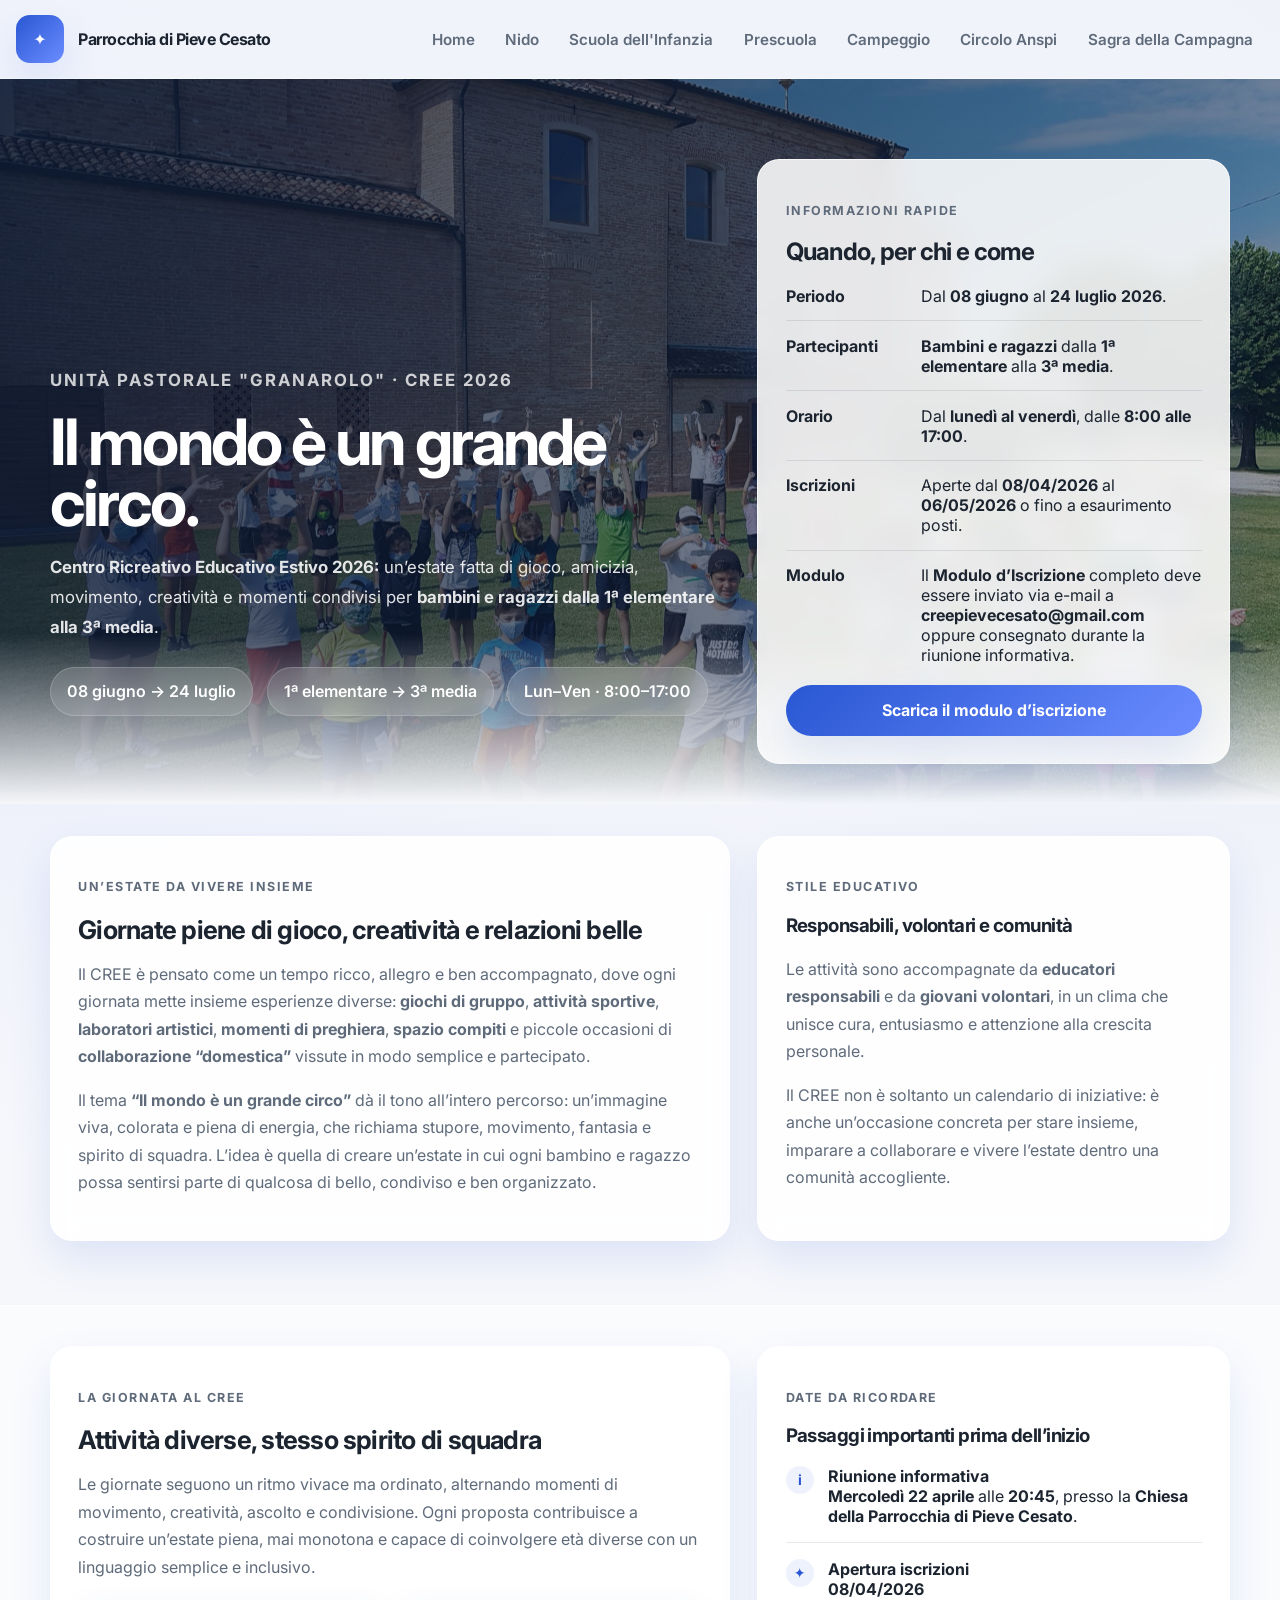
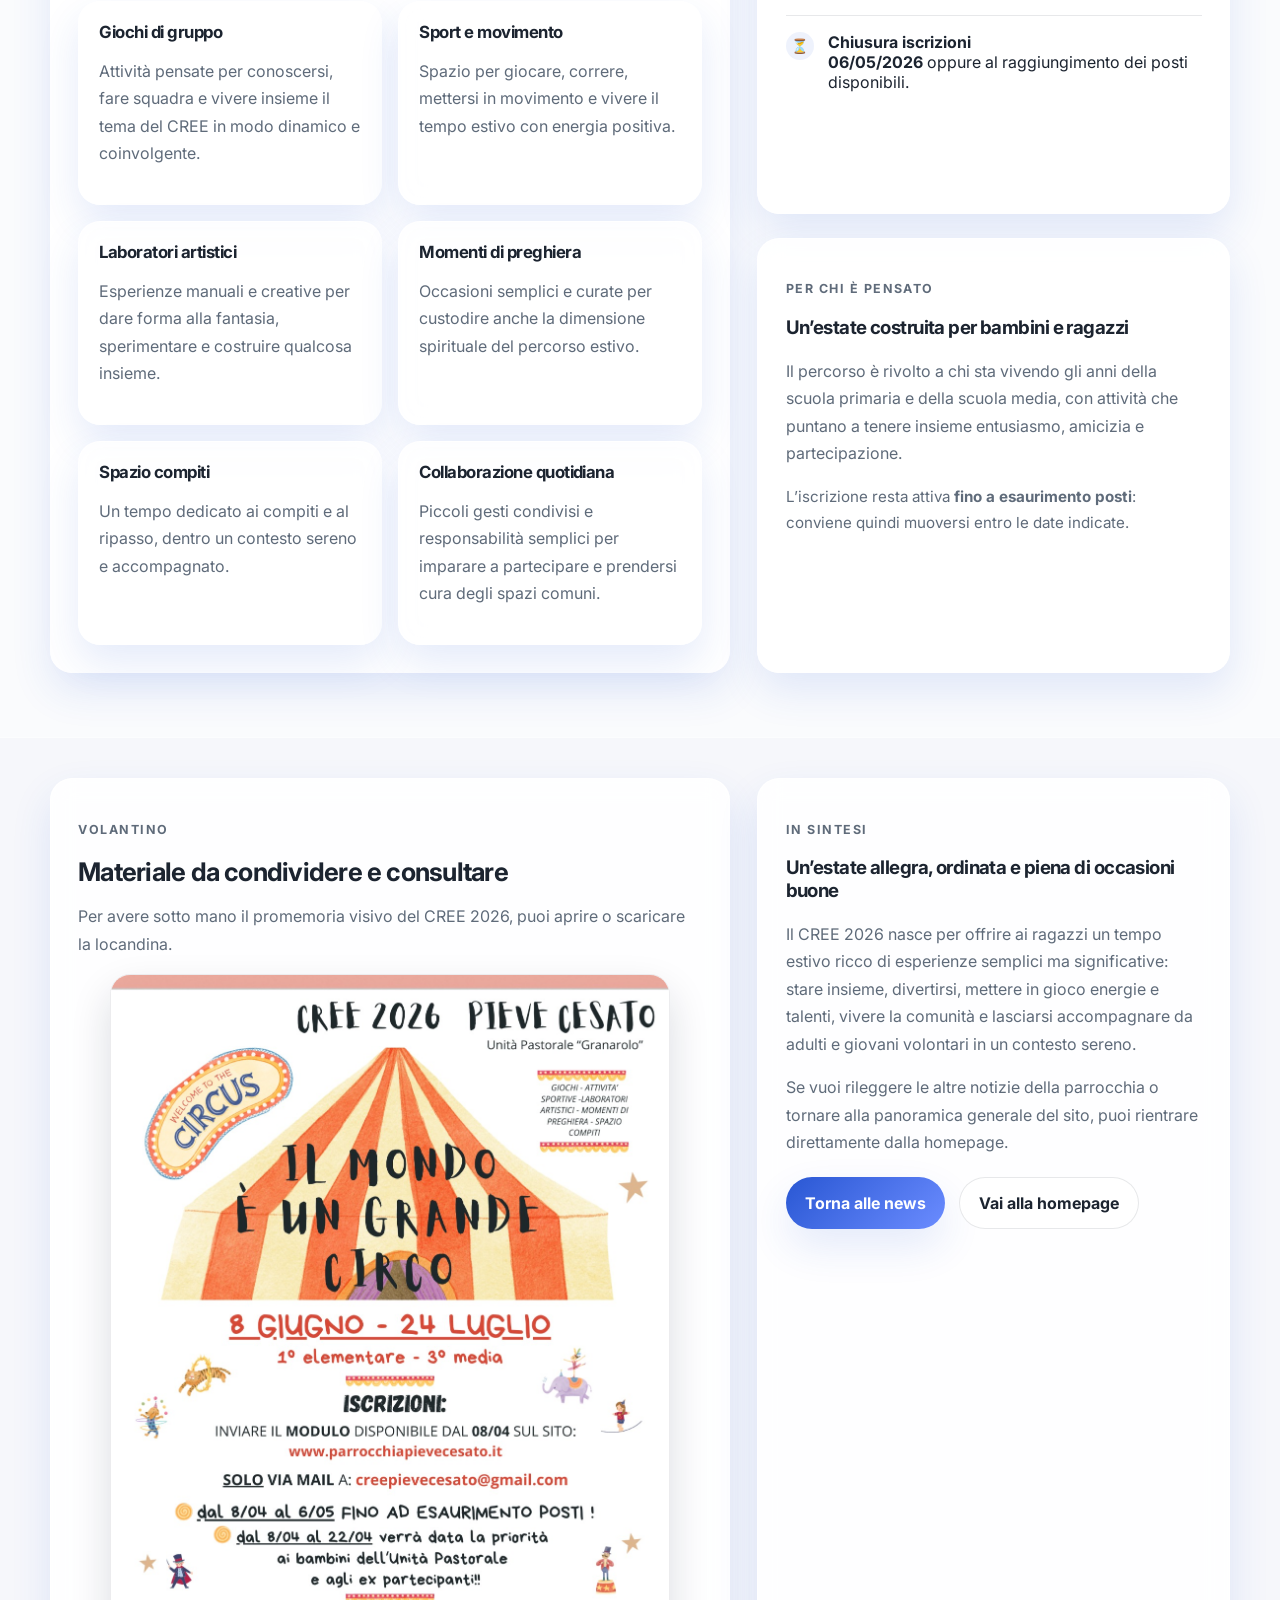
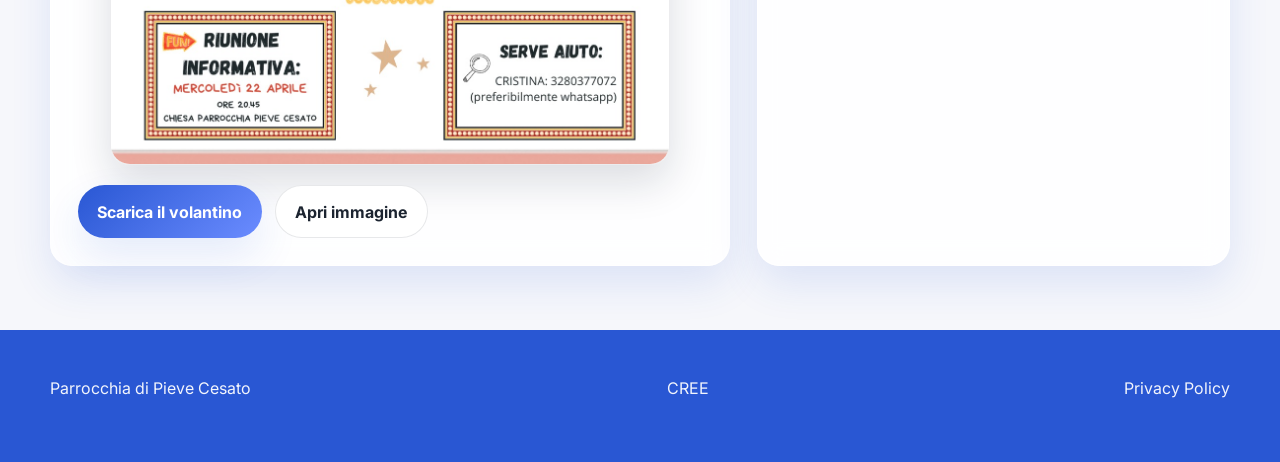
<file: cree.html>
<!DOCTYPE html>
<html lang="it">
  <head>
    <meta charset="UTF-8" />
    <meta name="viewport" content="width=device-width, initial-scale=1.0" />
    <title>CREE 2026 — Parrocchia di Pieve Cesato</title>
    <meta
      name="description"
      content="Pagina dedicata al CREE 2026 della Parrocchia di Pieve Cesato: date, orari, attività, riunione informativa e iscrizioni."
    />
    <link rel="preconnect" href="https://fonts.googleapis.com" />
    <link rel="preconnect" href="https://fonts.gstatic.com" crossorigin />
    <link href="https://fonts.googleapis.com/css2?family=Inter:wght@400;500;600;700;800&display=swap" rel="stylesheet" />
    <link rel="stylesheet" href="styles.css" />
    <link rel="icon" type="image/png" href="assets/site-icon.png" />
    <style>
      .site-nav a[href='cree.html'] {
        color: var(--brand);
        background: rgba(41, 87, 211, 0.08);
      }

      .cree-hero {
        position: relative;
        overflow: hidden;
        padding: 5rem 0 2.5rem;
      }

      .cree-hero::before {
        content: '';
        position: absolute;
        inset: 0;
        background:
          linear-gradient(90deg, rgba(12, 26, 52, 0.82), rgba(12, 26, 52, 0.42)),
          url('assets/cree/sfondo-cree.jpg') center/cover;
        z-index: -2;
      }

      .cree-hero::after {
        content: '';
        position: absolute;
        inset: auto 0 0;
        height: 170px;
        background: linear-gradient(180deg, rgba(246, 247, 251, 0), var(--bg));
        z-index: -1;
      }

      .cree-hero-grid,
      .cree-grid {
        display: grid;
        grid-template-columns: minmax(0, 1.18fr) minmax(320px, 0.82fr);
        gap: 1.7rem;
      }

      .cree-hero-grid {
        align-items: end;
      }

      .cree-hero-copy {
        color: white;
        padding: 1rem 0 3rem;
      }

      .cree-hero-copy .eyebrow {
        color: rgba(255, 255, 255, 0.78);
      }

      .cree-hero-copy h1 {
        font-size: clamp(2.9rem, 5vw, 5.2rem);
        line-height: 0.95;
        margin: 0 0 1.2rem;
        letter-spacing: -0.045em;
      }

      .cree-hero-copy p {
        max-width: 64ch;
        color: rgba(255, 255, 255, 0.88);
        font-size: 1.05rem;
        line-height: 1.78;
      }

      .cree-badges {
        display: flex;
        flex-wrap: wrap;
        gap: 0.85rem;
        margin-top: 1.5rem;
      }

      .cree-badge {
        display: inline-flex;
        align-items: center;
        gap: 0.55rem;
        padding: 0.85rem 1rem;
        border-radius: 999px;
        background: rgba(255, 255, 255, 0.14);
        border: 1px solid rgba(255, 255, 255, 0.18);
        backdrop-filter: blur(10px);
        color: white;
        font-weight: 600;
      }

      .cree-hero-card,
      .cree-panel,
      .cree-side-card,
      .poster-card,
      .activity-card,
      .dates-card {
        background: rgba(255, 255, 255, 0.88);
        border: 1px solid rgba(255, 255, 255, 0.65);
        backdrop-filter: blur(12px);
        box-shadow: var(--shadow);
        border-radius: var(--radius);
      }

      .cree-hero-card,
      .cree-panel,
      .cree-side-card,
      .poster-card,
      .dates-card {
        padding: 1.7rem;
      }

      .cree-hero-card h2,
      .cree-panel h2,
      .cree-side-card h3,
      .poster-card h2,
      .dates-card h3,
      .activity-card h3 {
        letter-spacing: -0.03em;
        margin-top: 0;
      }

      .cree-hero-card p,
      .cree-panel p,
      .cree-panel li,
      .cree-side-card p,
      .cree-side-card li,
      .poster-card p,
      .dates-card p,
      .activity-card p {
        color: var(--muted);
        line-height: 1.72;
      }

      .quick-facts {
        list-style: none;
        padding: 0;
        margin: 1.2rem 0 0;
        display: grid;
        gap: 0.9rem;
      }

      .quick-facts li {
        display: grid;
        grid-template-columns: 122px 1fr;
        gap: 0.85rem;
        align-items: start;
        padding-top: 0.9rem;
        border-top: 1px solid var(--line);
      }

      .quick-facts li:first-child {
        border-top: 0;
        padding-top: 0;
      }

      .quick-facts strong,
      .date-item strong,
      .activity-card strong {
        color: var(--text);
      }

      .cree-intro {
        margin-top: -0.5rem;
      }

      .stack {
        display: grid;
        gap: 1.5rem;
      }

      .section-title {
        margin: 0 0 0.9rem;
        font-size: clamp(1.6rem, 2vw, 2.05rem);
      }

      .activities-grid {
        display: grid;
        grid-template-columns: repeat(2, minmax(0, 1fr));
        gap: 1rem;
        margin-top: 1.2rem;
      }

      .activity-card {
        padding: 1.25rem;
        background: rgba(255, 255, 255, 0.84);
      }

      .activity-card h3 {
        font-size: 1.05rem;
        margin-bottom: 0.45rem;
      }

      .dates-list {
        display: grid;
        gap: 1rem;
        margin-top: 1rem;
      }

      .date-item {
        display: grid;
        grid-template-columns: 28px 1fr;
        gap: 0.9rem;
        align-items: start;
        padding-top: 1rem;
        border-top: 1px solid var(--line);
      }

      .date-item:first-child {
        border-top: 0;
        padding-top: 0;
      }

      .date-icon {
        width: 28px;
        height: 28px;
        border-radius: 999px;
        display: grid;
        place-items: center;
        background: rgba(41, 87, 211, 0.08);
        color: var(--brand);
        font-size: 0.88rem;
        font-weight: 700;
        line-height: 1;
      }

      .poster-card img {
        width: min(100%, 560px);
        display: block;
        margin: 1rem auto 0;
        border-radius: 20px;
        border: 1px solid rgba(28, 36, 48, 0.08);
        box-shadow: 0 18px 40px rgba(12, 26, 52, 0.14);
      }

      .poster-actions,
      .cree-actions {
        display: flex;
        flex-wrap: wrap;
        gap: 0.85rem;
        margin-top: 1.25rem;
      }

      .cree-hero-card .cree-actions .button {
        flex: 1 1 100%;
      }

      .poster-actions .button-primary,
      .cree-actions .button-primary {
        color: white;
      }

      .cree-note {
        margin-top: 1rem;
        font-size: 0.95rem;
      }

      @media (max-width: 980px) {
        .cree-hero-grid,
        .cree-grid {
          grid-template-columns: 1fr;
        }
      }

      @media (max-width: 760px) {
        .cree-hero {
          padding-top: 3rem;
        }

        .quick-facts li,
        .date-item {
          grid-template-columns: 1fr;
          gap: 0.35rem;
        }

        .activities-grid {
          grid-template-columns: 1fr;
        }
      }
    </style>
  </head>
  <body>
    <header class="site-header">
      <div class="container nav-wrap">
        <a class="brand" href="index.html"><span class="brand-mark">✦</span><div><strong>Parrocchia di Pieve Cesato</strong></div></a>
        <button class="nav-toggle" aria-expanded="false" aria-controls="site-nav"><span></span><span></span><span></span></button>
        <nav id="site-nav" class="site-nav"><a href="index.html">Home</a><a href="nido.html">Nido</a><a href="scuola-materna.html">Scuola dell'Infanzia</a><a href="prescuola.html">Prescuola</a><a href="campeggio.html">Campeggio</a><a href="circolo-anspi.html">Circolo Anspi</a><a href="https://www.sagracampagna.it/" target="_blank" rel="noopener noreferrer">Sagra della Campagna</a></nav>
      </div>
    </header>

    <main>
      <section class="cree-hero">
        <div class="container cree-hero-grid">
          <div class="cree-hero-copy">
            <p class="eyebrow">Unità Pastorale "Granarolo" &middot; CREE 2026</p>
            <h1>Il mondo è un grande circo.</h1>
            <p>
              <strong>Centro Ricreativo Educativo Estivo 2026:</strong> un’estate fatta di gioco,
              amicizia, movimento, creatività e momenti condivisi per <strong>bambini e ragazzi dalla 1ª elementare alla 3ª media</strong>.
            </p>
            <div class="cree-badges">
              <span class="cree-badge">08 giugno → 24 luglio</span>
              <span class="cree-badge">1ª elementare → 3ª media</span>
              <span class="cree-badge">Lun–Ven · 8:00–17:00</span>
            </div>
          </div>

          <aside class="cree-hero-card">
            <p class="eyebrow">Informazioni rapide</p>
            <h2>Quando, per chi e come</h2>
            <ul class="quick-facts">
              <li><strong>Periodo</strong><span>Dal <strong>08 giugno</strong> al <strong>24 luglio 2026</strong>.</span></li>
              <li><strong>Partecipanti</strong><span><strong>Bambini e ragazzi</strong> dalla <strong>1ª elementare</strong> alla <strong>3ª media</strong>.</span></li>
              <li><strong>Orario</strong><span>Dal <strong>lunedì al venerdì</strong>, dalle <strong>8:00 alle 17:00</strong>.</span></li>
              <li><strong>Iscrizioni</strong><span>Aperte dal <strong>08/04/2026</strong> al <strong>06/05/2026</strong> o fino a esaurimento posti.</span></li>
              <li><strong>Modulo</strong><span>Il <strong>Modulo d’Iscrizione</strong> completo deve essere inviato via e-mail a <strong><a href="mailto:creepievecesato@gmail.com">creepievecesato@gmail.com</a></strong> oppure consegnato durante la riunione informativa.</span></li>
            </ul>
            <div class="cree-actions">
              <a class="button button-primary" href="assets/cree/modulo-iscrizione-cree-2026.pdf" download>Scarica il modulo d’iscrizione</a>
            </div>
          </aside>
        </div>
      </section>

      <section class="section cree-intro">
        <div class="container cree-grid">
          <article class="cree-panel">
            <p class="eyebrow">Un’estate da vivere insieme</p>
            <h2 class="section-title">Giornate piene di gioco, creatività e relazioni belle</h2>
            <p>
              Il CREE è pensato come un tempo ricco, allegro e ben accompagnato, dove ogni giornata mette insieme
              esperienze diverse: <strong>giochi di gruppo</strong>, <strong>attività sportive</strong>,
              <strong>laboratori artistici</strong>, <strong>momenti di preghiera</strong>, <strong>spazio compiti</strong>
              e piccole occasioni di <strong>collaborazione “domestica”</strong> vissute in modo semplice e partecipato.
            </p>
            <p>
              Il tema <strong>“Il mondo è un grande circo”</strong> dà il tono all’intero percorso: un’immagine viva,
              colorata e piena di energia, che richiama stupore, movimento, fantasia e spirito di squadra. L’idea è
              quella di creare un’estate in cui ogni bambino e ragazzo possa sentirsi parte di qualcosa di bello,
              condiviso e ben organizzato.
            </p>
          </article>

          <div class="stack">
            <aside class="cree-side-card">
              <p class="eyebrow">Stile educativo</p>
              <h3>Responsabili, volontari e comunità</h3>
              <p>
                Le attività sono accompagnate da <strong>educatori responsabili</strong> e da <strong>giovani volontari</strong>,
                in un clima che unisce cura, entusiasmo e attenzione alla crescita personale.
              </p>
              <p>
                Il CREE non è soltanto un calendario di iniziative: è anche un’occasione concreta per stare insieme,
                imparare a collaborare e vivere l’estate dentro una comunità accogliente.
              </p>
            </aside>
          </div>
        </div>
      </section>

      <section class="section section-muted">
        <div class="container cree-grid">
          <article class="cree-panel">
            <p class="eyebrow">La giornata al CREE</p>
            <h2 class="section-title">Attività diverse, stesso spirito di squadra</h2>
            <p>
              Le giornate seguono un ritmo vivace ma ordinato, alternando momenti di movimento, creatività, ascolto e
              condivisione. Ogni proposta contribuisce a costruire un’estate piena, mai monotona e capace di coinvolgere
              età diverse con un linguaggio semplice e inclusivo.
            </p>

            <div class="activities-grid">
              <article class="activity-card">
                <h3>Giochi di gruppo</h3>
                <p>Attività pensate per conoscersi, fare squadra e vivere insieme il tema del CREE in modo dinamico e coinvolgente.</p>
              </article>
              <article class="activity-card">
                <h3>Sport e movimento</h3>
                <p>Spazio per giocare, correre, mettersi in movimento e vivere il tempo estivo con energia positiva.</p>
              </article>
              <article class="activity-card">
                <h3>Laboratori artistici</h3>
                <p>Esperienze manuali e creative per dare forma alla fantasia, sperimentare e costruire qualcosa insieme.</p>
              </article>
              <article class="activity-card">
                <h3>Momenti di preghiera</h3>
                <p>Occasioni semplici e curate per custodire anche la dimensione spirituale del percorso estivo.</p>
              </article>
              <article class="activity-card">
                <h3>Spazio compiti</h3>
                <p>Un tempo dedicato ai compiti e al ripasso, dentro un contesto sereno e accompagnato.</p>
              </article>
              <article class="activity-card">
                <h3>Collaborazione quotidiana</h3>
                <p>Piccoli gesti condivisi e responsabilità semplici per imparare a partecipare e prendersi cura degli spazi comuni.</p>
              </article>
            </div>
          </article>

          <div class="stack">
            <aside class="dates-card">
              <p class="eyebrow">Date da ricordare</p>
              <h3>Passaggi importanti prima dell’inizio</h3>
              <div class="dates-list">
                <div class="date-item">
                  <div class="date-icon">i</div>
                  <div>
                    <strong>Riunione informativa</strong><br />
                    <span><strong>Mercoledì 22 aprile</strong> alle <strong>20:45</strong>, presso la <strong>Chiesa della Parrocchia di Pieve Cesato</strong>.</span>
                  </div>
                </div>
                <div class="date-item">
                  <div class="date-icon">✦</div>
                  <div>
                    <strong>Apertura iscrizioni</strong><br />
                    <span><strong>08/04/2026</strong></span>
                  </div>
                </div>
                <div class="date-item">
                  <div class="date-icon">⏳</div>
                  <div>
                    <strong>Chiusura iscrizioni</strong><br />
                    <span><strong>06/05/2026</strong> oppure al raggiungimento dei posti disponibili.</span>
                  </div>
                </div>
              </div>
            </aside>

            <aside class="cree-side-card">
              <p class="eyebrow">Per chi è pensato</p>
              <h3>Un’estate costruita per bambini e ragazzi</h3>
              <p>
                Il percorso è rivolto a chi sta vivendo gli anni della scuola primaria e della scuola media, con attività
                che puntano a tenere insieme entusiasmo, amicizia e partecipazione.
              </p>
              <p class="cree-note">
                L’iscrizione resta attiva <strong>fino a esaurimento posti</strong>: conviene quindi muoversi entro le date indicate.
              </p>
            </aside>
          </div>
        </div>
      </section>

      <section class="section">
        <div class="container cree-grid">
          <article class="poster-card">
            <p class="eyebrow">Volantino</p>
            <h2 class="section-title">Materiale da condividere e consultare</h2>
            <p>
              Per avere sotto mano il promemoria visivo del CREE 2026, puoi aprire o scaricare la locandina.
            </p>
            <img src="assets/home/cree-2026.jpg" alt="Locandina CREE 2026 della Parrocchia di Pieve Cesato" />
            <div class="poster-actions">
              <a class="button button-primary" href="assets/home/cree-2026.jpg" download>Scarica il volantino</a>
              <a class="button button-secondary" href="assets/home/cree-2026.jpg" target="_blank" rel="noopener noreferrer">Apri immagine</a>
            </div>
          </article>

          <aside class="cree-side-card">
            <p class="eyebrow">In sintesi</p>
            <h3>Un’estate allegra, ordinata e piena di occasioni buone</h3>
            <p>
              Il CREE 2026 nasce per offrire ai ragazzi un tempo estivo ricco di esperienze semplici ma significative:
              stare insieme, divertirsi, mettere in gioco energie e talenti, vivere la comunità e lasciarsi accompagnare
              da adulti e giovani volontari in un contesto sereno.
            </p>
            <p>
              Se vuoi rileggere le altre notizie della parrocchia o tornare alla panoramica generale del sito, puoi
              rientrare direttamente dalla homepage.
            </p>
            <div class="cree-actions">
              <a class="button button-primary" href="index.html#news">Torna alle news</a>
              <a class="button button-secondary" href="index.html">Vai alla homepage</a>
            </div>
          </aside>
        </div>
      </section>
    </main>

    <footer class="site-footer">
      <div class="container footer-wrap">
        <p>Parrocchia di Pieve Cesato</p>
        <p>CREE</p>
      <p><a href="privacy-policy.html">Privacy Policy</a></p>
      </div>
    </footer>

    <script src="script.js"></script>
  </body>
</html>
</file>
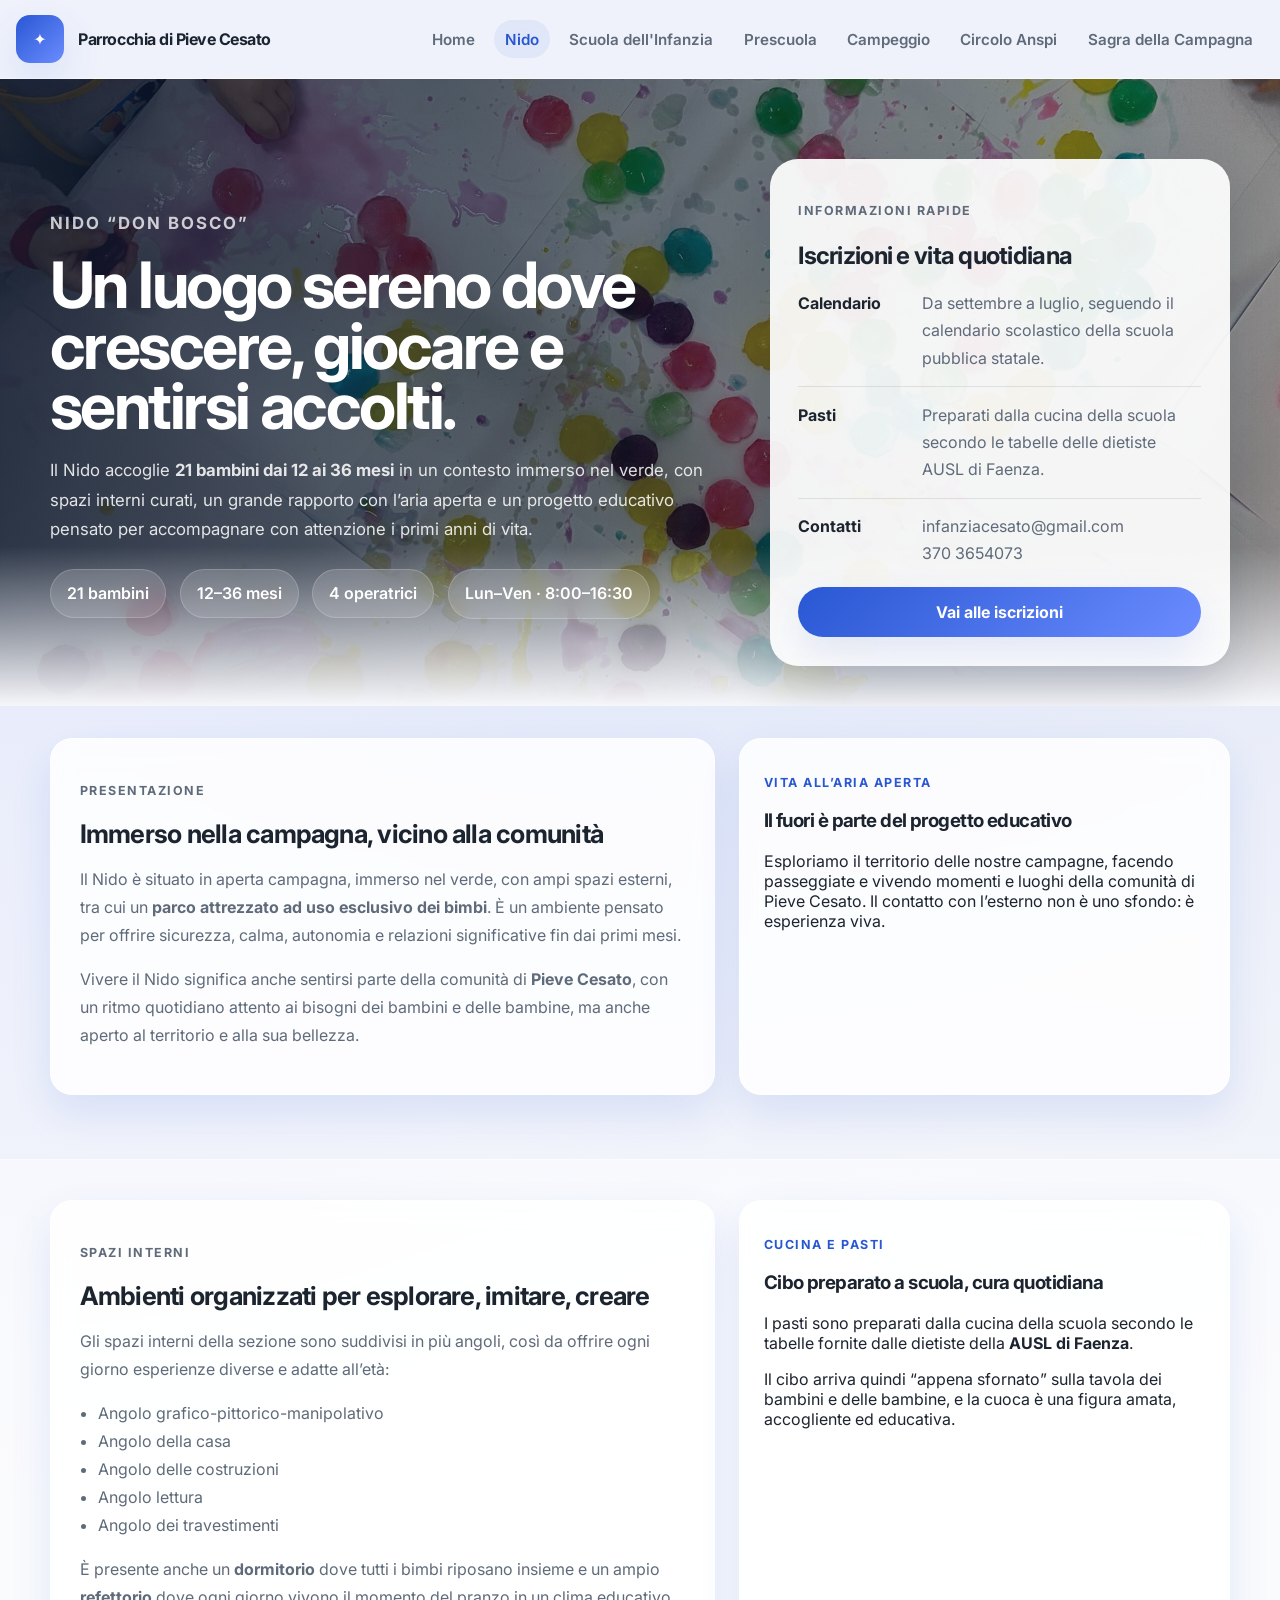
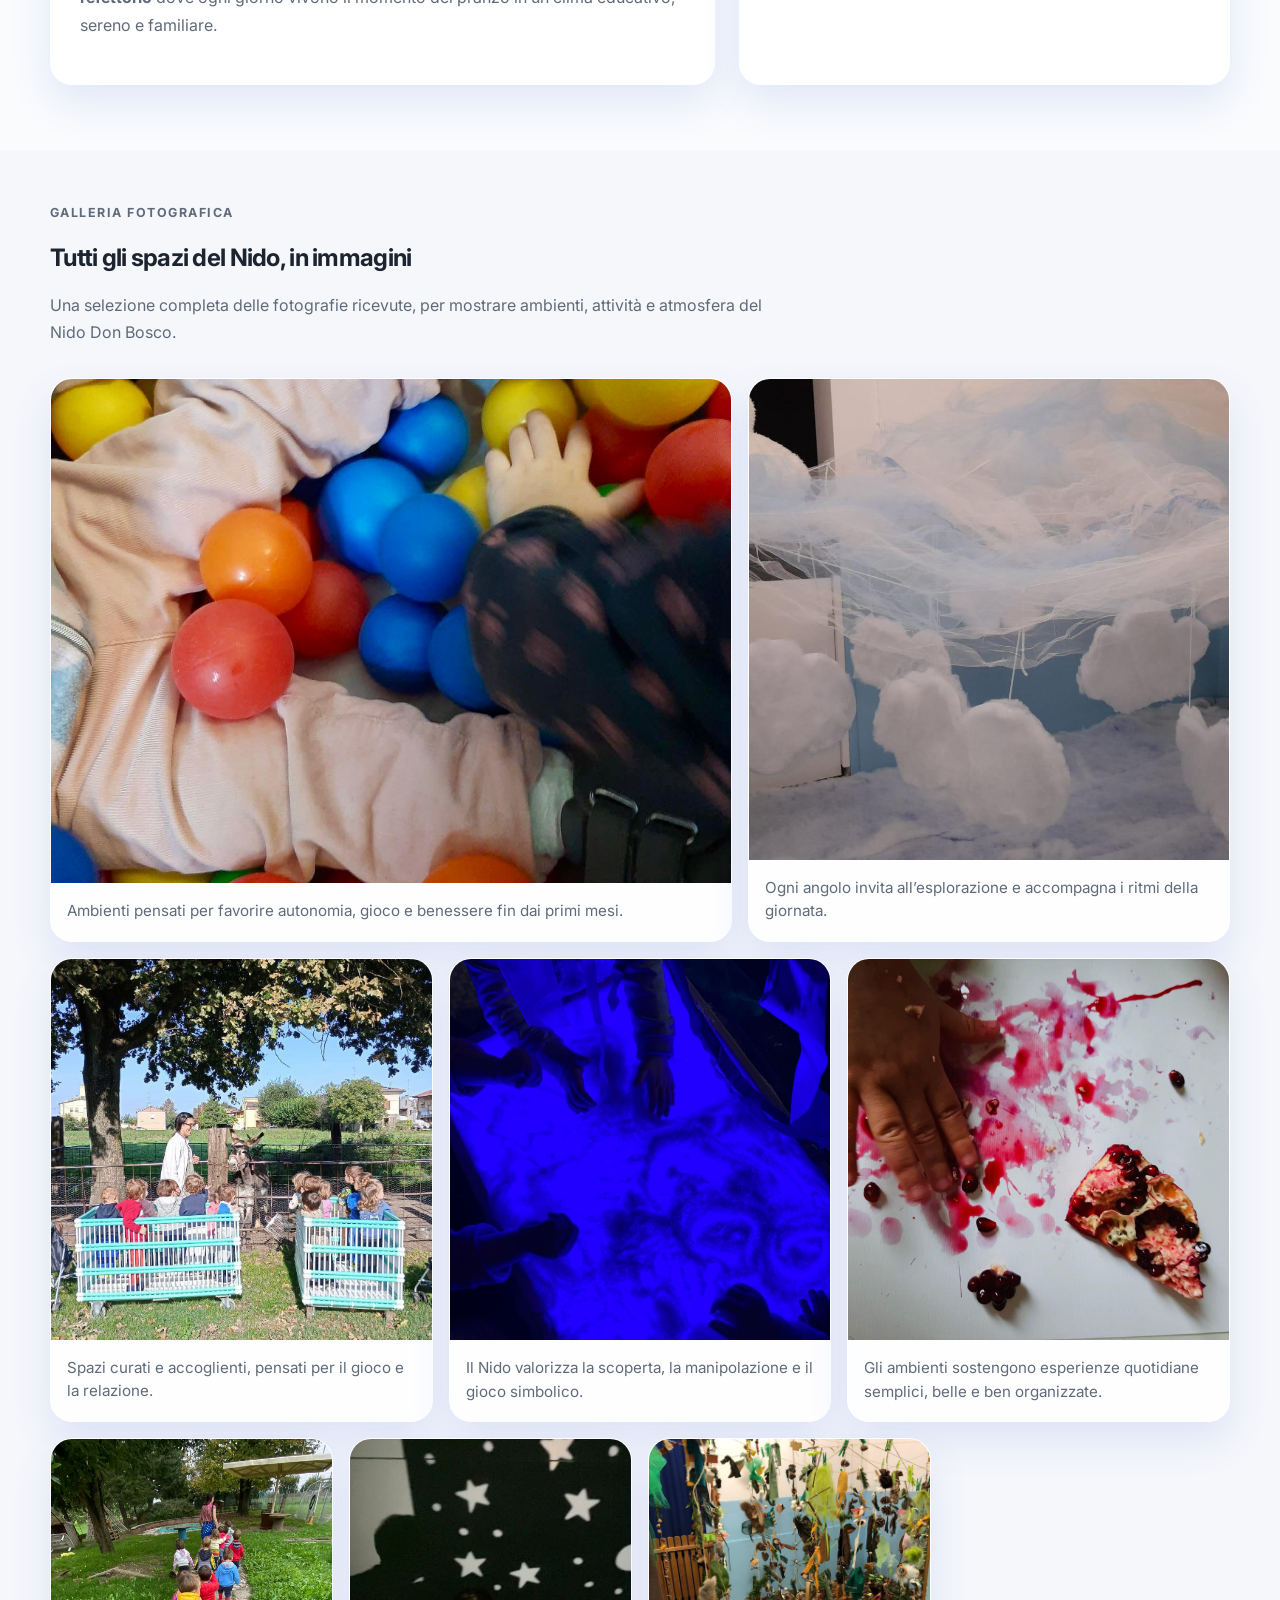
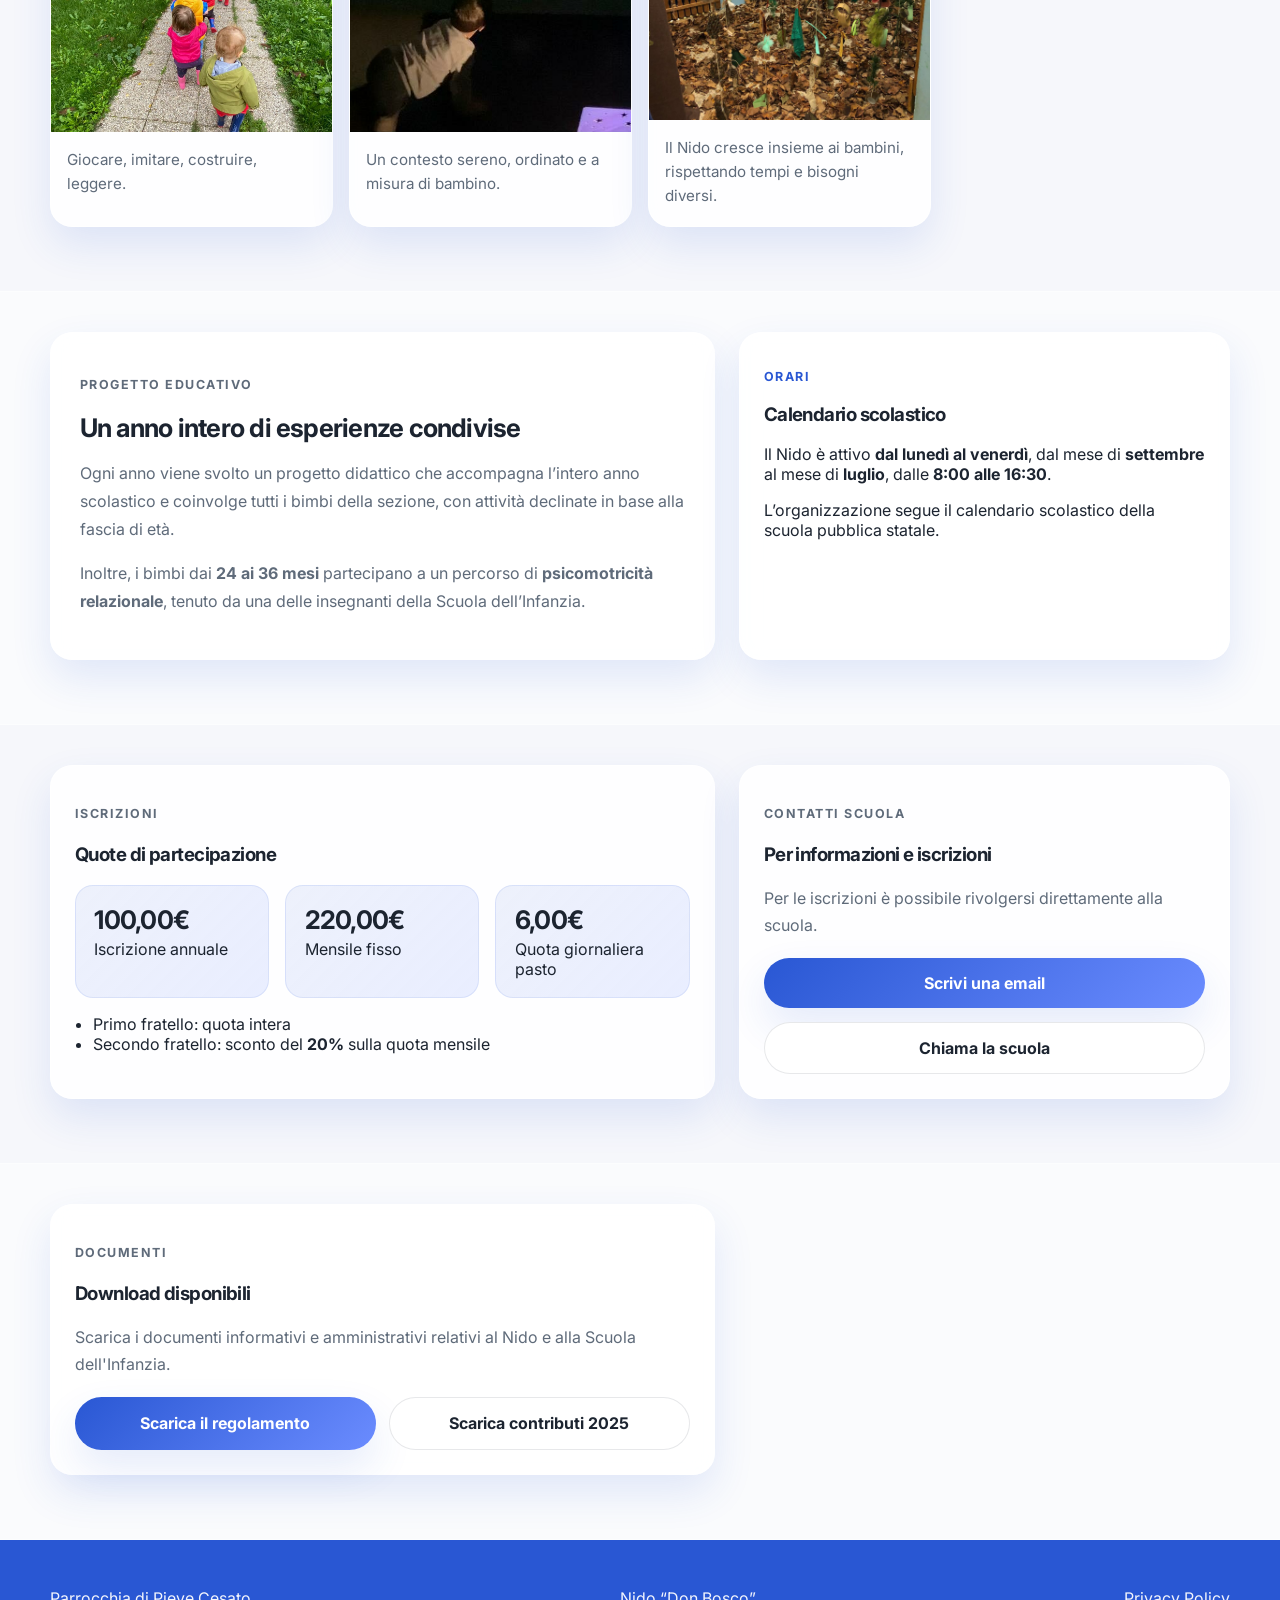
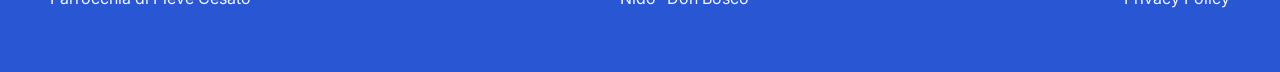
<file: nido.html>
<!DOCTYPE html>
<html lang="it">
  <head>
    <meta charset="UTF-8" />
    <meta name="viewport" content="width=device-width, initial-scale=1.0" />
    <title>Nido Don Bosco — Parrocchia di Pieve Cesato</title>
    <meta
      name="description"
      content="Presentazione del Nido Don Bosco di Pieve Cesato: spazi, progetto educativo, psicomotricità, orari, quote e contatti per le iscrizioni."
    />
    <link rel="preconnect" href="https://fonts.googleapis.com" />
    <link rel="preconnect" href="https://fonts.gstatic.com" crossorigin />
    <link href="https://fonts.googleapis.com/css2?family=Inter:wght@400;500;600;700;800&display=swap" rel="stylesheet" />
    <link rel="stylesheet" href="styles.css" />
    <link rel="icon" type="image/png" href="assets/site-icon.png" />
    <style>
      .site-nav a[href='nido.html'] {
        color: var(--brand);
        background: rgba(41, 87, 211, 0.08);
      }

      .nido-hero {
        position: relative;
        overflow: hidden;
        padding: 5rem 0 2.5rem;
      }

      .nido-hero::before {
        content: '';
        position: absolute;
        inset: 0;
        background:
          linear-gradient(90deg, rgba(12, 26, 52, 0.78), rgba(12, 26, 52, 0.36)),
          url('assets/nido/foto-Nido/Sfondo-Nido.jpg') center/cover;
        z-index: -2;
      }

      .nido-hero::after {
        content: '';
        position: absolute;
        inset: auto 0 0;
        height: 160px;
        background: linear-gradient(180deg, rgba(246, 247, 251, 0), var(--bg));
        z-index: -1;
      }

      .nido-hero-grid {
        display: grid;
        grid-template-columns: minmax(0, 1.2fr) minmax(300px, 0.8fr);
        gap: 1.8rem;
        align-items: end;
      }

      .nido-hero-copy {
        color: white;
        padding: 1rem 0 3rem;
      }

      .nido-hero-copy .eyebrow {
        color: rgba(255, 255, 255, 0.76);
      }

      .nido-hero-copy h1 {
        font-size: clamp(2.8rem, 5vw, 5.2rem);
        line-height: 0.95;
        margin: 0 0 1.2rem;
        letter-spacing: -0.04em;
      }

      .nido-hero-copy p {
        max-width: 62ch;
        color: rgba(255, 255, 255, 0.86);
        font-size: 1.05rem;
        line-height: 1.75;
      }

      .nido-hero-stats {
        display: flex;
        flex-wrap: wrap;
        gap: 0.85rem;
        margin-top: 1.5rem;
      }

      .nido-stat {
        display: inline-flex;
        align-items: center;
        gap: 0.65rem;
        padding: 0.85rem 1rem;
        border-radius: 999px;
        background: rgba(255, 255, 255, 0.14);
        border: 1px solid rgba(255, 255, 255, 0.18);
        backdrop-filter: blur(10px);
        color: white;
        font-weight: 600;
      }

      .nido-hero-card {
        background: rgba(255, 255, 255, 0.92);
        border-radius: 28px;
        box-shadow: 0 20px 50px rgba(12, 26, 52, 0.18);
        padding: 1.8rem;
      }

      .nido-hero-card h2,
      .nido-hero-card h3,
      .nido-section-title,
      .gallery-card h3,
      .price-card h3,
      .feature-list h3,
      .contact-card h3 {
        letter-spacing: -0.03em;
      }

      .nido-hero-card p,
      .nido-hero-card li,
      .feature-list li,
      .contact-card p,
      .price-card p,
      .gallery-card p {
        color: var(--muted);
        line-height: 1.7;
      }

      .quick-facts {
        list-style: none;
        padding: 0;
        margin: 1.2rem 0 0;
        display: grid;
        gap: 0.9rem;
      }

      .quick-facts li {
        display: grid;
        grid-template-columns: 110px 1fr;
        gap: 0.85rem;
        align-items: start;
        padding-top: 0.9rem;
        border-top: 1px solid var(--line);
      }

      .quick-facts li:first-child {
        border-top: 0;
        padding-top: 0;
      }

      .quick-facts strong {
        color: var(--text);
      }

      .nido-intro {
        margin-top: -0.5rem;
      }

      .nido-grid {
        display: grid;
        grid-template-columns: minmax(0, 1.15fr) minmax(280px, 0.85fr);
        gap: 1.5rem;
      }

      .nido-panel,
      .gallery-card,
      .price-card,
      .feature-list,
      .contact-card {
        background: rgba(255, 255, 255, 0.84);
        border: 1px solid rgba(255, 255, 255, 0.65);
        backdrop-filter: blur(12px);
        box-shadow: var(--shadow);
        border-radius: var(--radius);
      }

      .nido-panel {
        padding: 1.8rem;
      }

      .nido-section-title {
        margin: 0 0 0.9rem;
        font-size: clamp(1.55rem, 2vw, 2rem);
      }

      .nido-panel p,
      .nido-panel li {
        color: var(--muted);
        line-height: 1.75;
      }

      .nido-panel ul {
        margin: 1rem 0 0;
        padding-left: 1.15rem;
      }

      .feature-list,
      .price-card,
      .contact-card,
      .gallery-card {
        padding: 1.5rem;
      }

      .feature-list ul,
      .price-card ul {
        margin: 1rem 0 0;
        padding-left: 1.1rem;
      }

      .stack {
        display: grid;
        gap: 1.5rem;
      }

      .gallery-shell {
        display: grid;
        grid-template-columns: repeat(12, 1fr);
        gap: 1rem;
      }

      .gallery-card {
        overflow: hidden;
        padding: 0;
      }

      .gallery-card img {
        display: block;
        width: 100%;
        height: 100%;
        object-fit: cover;
        aspect-ratio: 1 / 1;
      }

      .gallery-card figure {
        margin: 0;
        height: 100%;
        display: grid;
      }

      .gallery-card figcaption {
        padding: 1rem 1rem 1.15rem;
        color: var(--muted);
        font-size: 0.95rem;
        line-height: 1.55;
      }

      .gallery-card.featured {
        grid-column: span 7;
      }

      .gallery-card.featured img {
        aspect-ratio: 1.35 / 1;
      }

      .gallery-card.tall {
        grid-column: span 5;
      }

      .gallery-card.medium {
        grid-column: span 4;
      }

      .gallery-card.small {
        grid-column: span 3;
      }

      .fees-grid {
        display: grid;
        grid-template-columns: repeat(3, minmax(0, 1fr));
        gap: 1rem;
        margin-top: 1rem;
      }

      .fee-pill {
        padding: 1.15rem;
        border-radius: 18px;
        background: linear-gradient(135deg, rgba(41, 87, 211, 0.08), rgba(107, 140, 255, 0.14));
        border: 1px solid rgba(41, 87, 211, 0.1);
      }

      .fee-pill strong {
        display: block;
        font-size: 1.6rem;
        letter-spacing: -0.03em;
        margin-bottom: 0.25rem;
      }

      .contact-actions {
        display: flex;
        flex-wrap: wrap;
        gap: 0.85rem;
        margin-top: 1.2rem;
      }

      .contact-actions .button {
        flex: 1 1 220px;
      }

      .source-note {
        margin-top: 1rem;
        color: var(--muted);
        font-size: 0.92rem;
      }

      #iscrizioni {
        scroll-margin-top: 110px;
      }

      @media (max-width: 1080px) {
        .nido-hero-grid,
        .nido-grid {
          grid-template-columns: 1fr;
        }

        .gallery-card.featured,
        .gallery-card.tall,
        .gallery-card.medium,
        .gallery-card.small {
          grid-column: span 6;
        }
      }

      @media (max-width: 760px) {
        .nido-hero {
          padding-top: 3rem;
        }

        .quick-facts li {
          grid-template-columns: 1fr;
          gap: 0.35rem;
        }

        .gallery-shell,
        .fees-grid {
          grid-template-columns: 1fr;
        }

        .gallery-card.featured,
        .gallery-card.tall,
        .gallery-card.medium,
        .gallery-card.small {
          grid-column: auto;
        }

        .gallery-card img,
        .gallery-card.featured img {
          aspect-ratio: 1.12 / 1;
        }
      }
    </style>
  </head>
  <body>
    <header class="site-header">
      <div class="container nav-wrap">
        <a class="brand" href="index.html"><span class="brand-mark">✦</span><div><strong>Parrocchia di Pieve Cesato</strong></div></a>
        <button class="nav-toggle" aria-expanded="false" aria-controls="site-nav"><span></span><span></span><span></span></button>
        <nav id="site-nav" class="site-nav"><a href="index.html">Home</a><a href="nido.html">Nido</a><a href="scuola-materna.html">Scuola dell'Infanzia</a><a href="prescuola.html">Prescuola</a><a href="campeggio.html">Campeggio</a><a href="circolo-anspi.html">Circolo Anspi</a><a href="https://www.sagracampagna.it/" target="_blank" rel="noopener noreferrer">Sagra della Campagna</a></nav>
      </div>
    </header>
    <main>
      <section class="nido-hero">
        <div class="container nido-hero-grid">
          <div class="nido-hero-copy">
            <p class="eyebrow">Nido “Don Bosco”</p>
            <h1>Un luogo sereno dove crescere, giocare e sentirsi accolti.</h1>
            <p>
              Il Nido accoglie <strong>21 bambini dai 12 ai 36 mesi</strong> in un contesto immerso nel verde,
              con spazi interni curati, un grande rapporto con l’aria aperta e un progetto educativo pensato
              per accompagnare con attenzione i primi anni di vita.
            </p>
            <div class="nido-hero-stats">
              <span class="nido-stat">21 bambini</span>
              <span class="nido-stat">12–36 mesi</span>
              <span class="nido-stat">4 operatrici</span>
              <span class="nido-stat">Lun–Ven · 8:00–16:30</span>
            </div>
          </div>
          <aside class="nido-hero-card">
            <p class="eyebrow">Informazioni rapide</p>
            <h2>Iscrizioni e vita quotidiana</h2>
            <ul class="quick-facts">
              <li><strong>Calendario</strong><span>Da settembre a luglio, seguendo il calendario scolastico della scuola pubblica statale.</span></li>
              <li><strong>Pasti</strong><span>Preparati dalla cucina della scuola secondo le tabelle delle dietiste AUSL di Faenza.</span></li>
              <li><strong>Contatti</strong><span><a href="mailto:infanziacesato@gmail.com">infanziacesato@gmail.com</a><br /><a href="tel:+393703654073">370 3654073</a></span></li>
            </ul>
            <div class="contact-actions">
              <a class="button button-primary" href="#iscrizioni">Vai alle iscrizioni</a>
            </div>
          </aside>
        </div>
      </section>

      <section class="section nido-intro">
        <div class="container nido-grid">
          <article class="nido-panel">
            <p class="eyebrow">Presentazione</p>
            <h2 class="nido-section-title">Immerso nella campagna, vicino alla comunità</h2>
            <p>
              Il Nido è situato in aperta campagna, immerso nel verde, con ampi spazi esterni, tra cui un
              <strong>parco attrezzato ad uso esclusivo dei bimbi</strong>. È un ambiente pensato per offrire
              sicurezza, calma, autonomia e relazioni significative fin dai primi mesi.
            </p>
            <p>
              Vivere il Nido significa anche sentirsi parte della comunità di <strong>Pieve Cesato</strong>, con un
              ritmo quotidiano attento ai bisogni dei bambini e delle bambine, ma anche aperto al territorio e
              alla sua bellezza.
            </p>
          </article>

          <div class="stack">
            <aside class="feature-list">
              <p class="eyebrow">Vita all’aria aperta</p>
              <h3>Il fuori è parte del progetto educativo</h3>
              <p>
                Esploriamo il territorio delle nostre campagne, facendo passeggiate e vivendo momenti e luoghi
                della comunità di Pieve Cesato. Il contatto con l’esterno non è uno sfondo: è esperienza viva.
              </p>
            </aside>
          </div>
        </div>
      </section>

      <section class="section section-muted">
        <div class="container nido-grid">
          <article class="nido-panel">
            <p class="eyebrow">Spazi interni</p>
            <h2 class="nido-section-title">Ambienti organizzati per esplorare, imitare, creare</h2>
            <p>Gli spazi interni della sezione sono suddivisi in più angoli, così da offrire ogni giorno esperienze diverse e adatte all’età:</p>
            <ul>
              <li>Angolo grafico-pittorico-manipolativo</li>
              <li>Angolo della casa</li>
              <li>Angolo delle costruzioni</li>
              <li>Angolo lettura</li>
              <li>Angolo dei travestimenti</li>
            </ul>
            <p>
              È presente anche un <strong>dormitorio</strong> dove tutti i bimbi riposano insieme e un ampio
              <strong>refettorio</strong> dove ogni giorno vivono il momento del pranzo in un clima educativo,
              sereno e familiare.
            </p>
          </article>

          <aside class="feature-list">
            <p class="eyebrow">Cucina e pasti</p>
            <h3>Cibo preparato a scuola, cura quotidiana</h3>
            <p>
              I pasti sono preparati dalla cucina della scuola secondo le tabelle fornite dalle dietiste della
              <strong>AUSL di Faenza</strong>.
            </p>
            <p>
              Il cibo arriva quindi “appena sfornato” sulla tavola dei bambini e delle bambine, e la cuoca è una
              figura amata, accogliente ed educativa.
            </p>
          </aside>
        </div>
      </section>

      <section class="section">
        <div class="container">
          <div class="section-head">
            <p class="eyebrow">Galleria fotografica</p>
            <h2>Tutti gli spazi del Nido, in immagini</h2>
            <p>
              Una selezione completa delle fotografie ricevute, per mostrare ambienti, attività e atmosfera del
              Nido Don Bosco.
            </p>
          </div>

          <div class="gallery-shell">
            <article class="gallery-card featured">
              <figure>
                <img src="assets/nido/foto-Nido/foto-1-Nido.jpg" alt="Spazio del Nido Don Bosco con materiali e arredi per i bambini" />
                <figcaption>Ambienti pensati per favorire autonomia, gioco e benessere fin dai primi mesi.</figcaption>
              </figure>
            </article>
            <article class="gallery-card tall">
              <figure>
                <img src="assets/nido/foto-Nido/foto-2-nido.jpg" alt="Dettaglio degli spazi del Nido Don Bosco" />
                <figcaption>Ogni angolo invita all’esplorazione e accompagna i ritmi della giornata.</figcaption>
              </figure>
            </article>
            <article class="gallery-card medium">
              <figure>
                <img src="assets/nido/foto-Nido/foto-3-Nido.jpg" alt="Attrezzature e area interna del Nido" />
                <figcaption>Spazi curati e accoglienti, pensati per il gioco e la relazione.</figcaption>
              </figure>
            </article>
            <article class="gallery-card medium">
              <figure>
                <img src="assets/nido/foto-Nido/foto-4-Nido.jpg" alt="Ambiente del Nido Don Bosco dedicato alle attività dei bambini" />
                <figcaption>Il Nido valorizza la scoperta, la manipolazione e il gioco simbolico.</figcaption>
              </figure>
            </article>
            <article class="gallery-card medium">
              <figure>
                <img src="assets/nido/foto-Nido/foto-5-Nido.jpg" alt="Area del Nido con arredi per l'attività educativa" />
                <figcaption>Gli ambienti sostengono esperienze quotidiane semplici, belle e ben organizzate.</figcaption>
              </figure>
            </article>
            <article class="gallery-card small">
              <figure>
                <img src="assets/nido/foto-Nido/foto-6-Nido.jpg" alt="Spazio del Nido con giochi e arredi dedicati ai piccoli" />
                <figcaption>Giocare, imitare, costruire, leggere.</figcaption>
              </figure>
            </article>
            <article class="gallery-card small">
              <figure>
                <img src="assets/nido/foto-Nido/foto-7-Nido.jpg" alt="Dettaglio fotografico degli interni del Nido Don Bosco" />
                <figcaption>Un contesto sereno, ordinato e a misura di bambino.</figcaption>
              </figure>
            </article>
            <article class="gallery-card small">
              <figure>
                <img src="assets/nido/foto-Nido/foto-8-Nido.jpg" alt="Un altro ambiente del Nido Don Bosco" />
                <figcaption>Il Nido cresce insieme ai bambini, rispettando tempi e bisogni diversi.</figcaption>
              </figure>
            </article>
          </div>
        </div>
      </section>

      <section class="section section-muted">
        <div class="container nido-grid">
          <article class="nido-panel">
            <p class="eyebrow">Progetto educativo</p>
            <h2 class="nido-section-title">Un anno intero di esperienze condivise</h2>
            <p>
              Ogni anno viene svolto un progetto didattico che accompagna l’intero anno scolastico e coinvolge
              tutti i bimbi della sezione, con attività declinate in base alla fascia di età.
            </p>
            <p>
              Inoltre, i bimbi dai <strong>24 ai 36 mesi</strong> partecipano a un percorso di
              <strong>psicomotricità relazionale</strong>, tenuto da una delle insegnanti della Scuola
              dell’Infanzia.
            </p>
          </article>

          <aside class="feature-list">
            <p class="eyebrow">Orari</p>
            <h3>Calendario scolastico</h3>
            <p>
              Il Nido è attivo <strong>dal lunedì al venerdì</strong>, dal mese di <strong>settembre</strong> al
              mese di <strong>luglio</strong>, dalle <strong>8:00 alle 16:30</strong>.
            </p>
            <p>
              L’organizzazione segue il calendario scolastico della scuola pubblica statale.
            </p>
          </aside>
        </div>
      </section>

      <section class="section" id="iscrizioni">
        <div class="container nido-grid">
          <article class="price-card">
            <p class="eyebrow">Iscrizioni</p>
            <h3>Quote di partecipazione</h3>
            <div class="fees-grid">
              <div class="fee-pill"><strong>100,00€</strong><span>Iscrizione annuale</span></div>
              <div class="fee-pill"><strong>220,00€</strong><span>Mensile fisso</span></div>
              <div class="fee-pill"><strong>6,00€</strong><span>Quota giornaliera pasto</span></div>
            </div>
            <ul>
              <li>Primo fratello: quota intera</li>
              <li>Secondo fratello: sconto del <strong>20%</strong> sulla quota mensile</li>
            </ul>
          </article>

          <aside class="contact-card">
            <p class="eyebrow">Contatti scuola</p>
            <h3>Per informazioni e iscrizioni</h3>
            <p>Per le iscrizioni è possibile rivolgersi direttamente alla scuola.</p>
            <div class="contact-actions">
              <a class="button button-primary" href="mailto:infanziacesato@gmail.com">Scrivi una email</a>
              <a class="button button-secondary" href="tel:+393703654073">Chiama la scuola</a>
            </div>
            <!-- <p class="source-note">Fonte contenuti: <a href="https://www.parrocchiapievecesato.it/nido/" target="_blank" rel="noopener noreferrer">parrocchiapievecesato.it/nido</a></p> -->
          </aside>
        </div>
      </section>

      <section class="section section-muted">
        <div class="container nido-grid">
          <article class="price-card">
            <p class="eyebrow">Documenti</p>
            <h3>Download disponibili</h3>
            <p>Scarica i documenti informativi e amministrativi relativi al Nido e alla Scuola dell'Infanzia.</p>
            <div class="contact-actions">
              <a class="button button-primary" href="assets/documenti/regolamento-asilo-2024.pdf" download>Scarica il regolamento</a>
              <a class="button button-secondary" href="assets/documenti/contributi-2025.pdf" download>Scarica contributi 2025</a>
            </div>
          </article>
        </div>
      </section>
    </main>
    <footer class="site-footer"><div class="container footer-wrap"><p>Parrocchia di Pieve Cesato</p><p>Nido “Don Bosco”</p><p><a href="privacy-policy.html">Privacy Policy</a></p></div></footer>
    <script src="script.js"></script>
  </body>
</html>
</file>
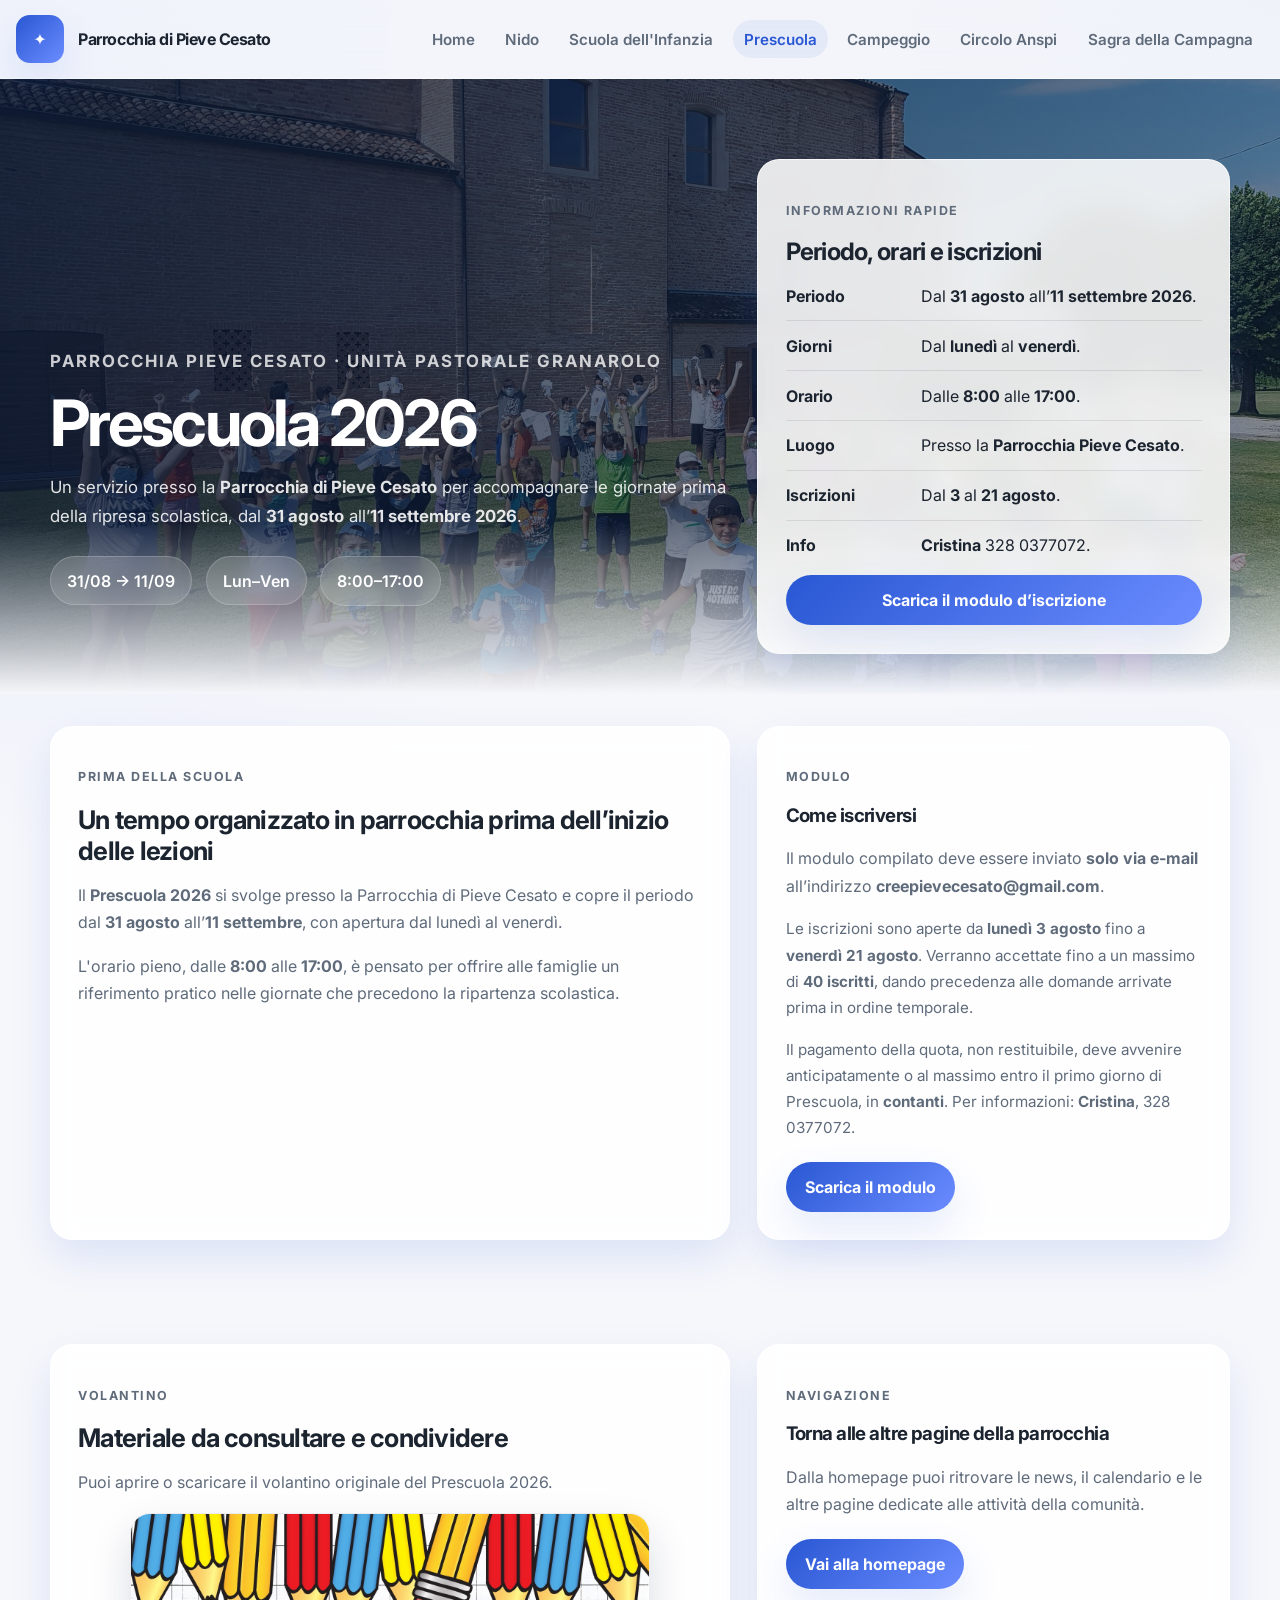
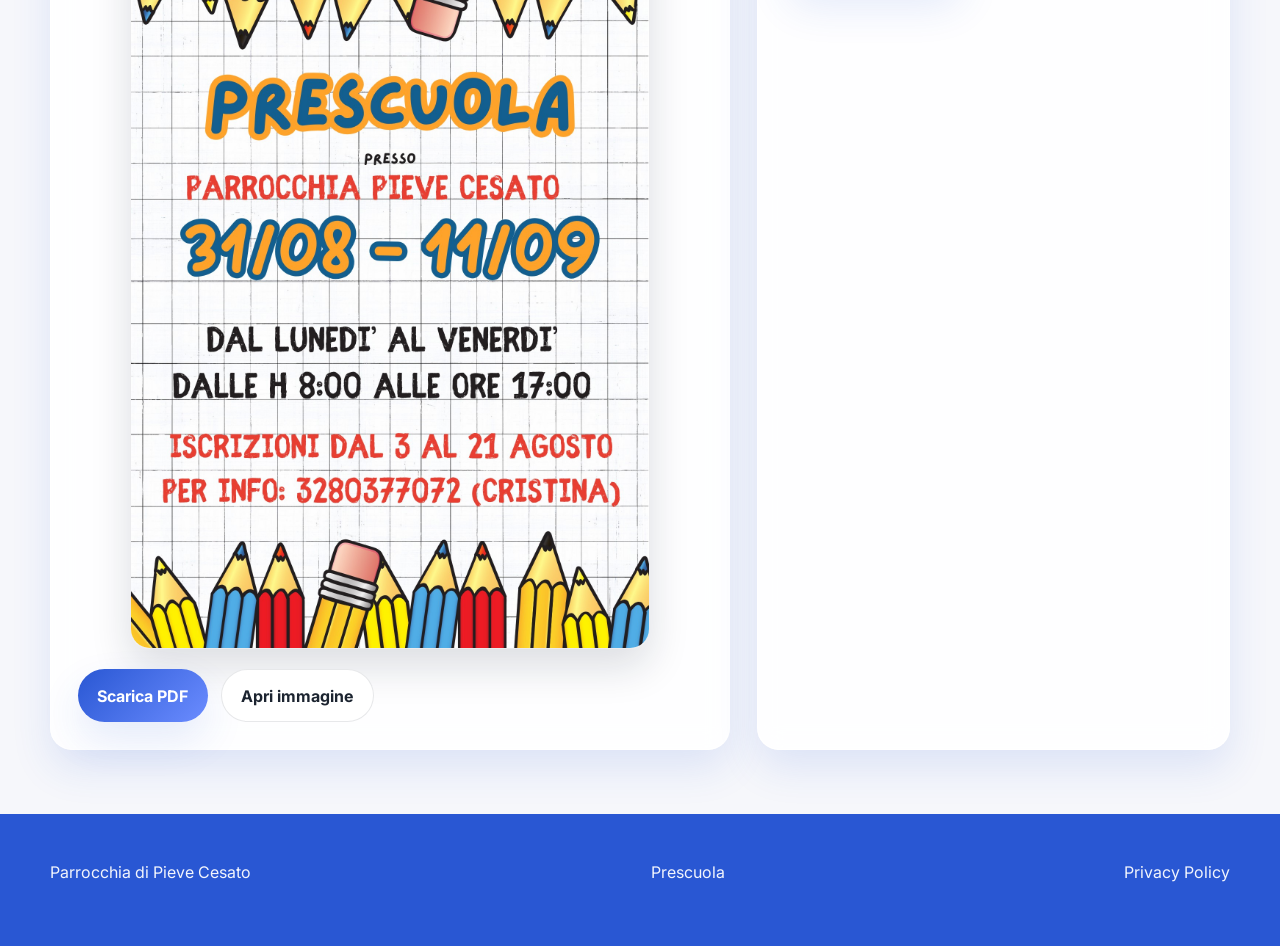
<file: prescuola.html>
<!DOCTYPE html>
<html lang="it">
  <head>
    <meta charset="UTF-8" />
    <meta name="viewport" content="width=device-width, initial-scale=1.0" />
    <title>Prescuola 2026 — Parrocchia di Pieve Cesato</title>
    <meta
      name="description"
      content="Pagina dedicata al Prescuola 2026 presso la Parrocchia di Pieve Cesato: periodo, orari, iscrizioni e informazioni di contatto."
    />
    <link rel="preconnect" href="https://fonts.googleapis.com" />
    <link rel="preconnect" href="https://fonts.gstatic.com" crossorigin />
    <link href="https://fonts.googleapis.com/css2?family=Inter:wght@400;500;600;700;800&display=swap" rel="stylesheet" />
    <link rel="stylesheet" href="styles.css" />
    <link rel="icon" type="image/png" href="assets/site-icon.png" />
    <style>
      .site-nav a[href='prescuola.html'] {
        color: var(--brand);
        background: rgba(41, 87, 211, 0.08);
      }

      .prescuola-hero {
        position: relative;
        overflow: hidden;
        padding: 5rem 0 2.5rem;
      }

      .prescuola-hero::before {
        content: '';
        position: absolute;
        inset: 0;
        background:
          linear-gradient(90deg, rgba(12, 26, 52, 0.84), rgba(12, 26, 52, 0.48)),
          url('assets/cree/sfondo-cree.jpg') center/cover;
        z-index: -2;
      }

      .prescuola-hero::after {
        content: '';
        position: absolute;
        inset: auto 0 0;
        height: 170px;
        background: linear-gradient(180deg, rgba(246, 247, 251, 0), var(--bg));
        z-index: -1;
      }

      .prescuola-hero-grid,
      .prescuola-grid {
        display: grid;
        grid-template-columns: minmax(0, 1.18fr) minmax(320px, 0.82fr);
        gap: 1.7rem;
      }

      .prescuola-hero-grid {
        align-items: end;
      }

      .prescuola-hero-copy {
        color: white;
        padding: 1rem 0 3rem;
      }

      .prescuola-hero-copy .eyebrow {
        color: rgba(255, 255, 255, 0.78);
      }

      .prescuola-hero-copy h1 {
        font-size: clamp(3rem, 5vw, 5.2rem);
        line-height: 0.95;
        margin: 0 0 1.2rem;
        letter-spacing: -0.045em;
      }

      .prescuola-hero-copy p {
        max-width: 64ch;
        color: rgba(255, 255, 255, 0.88);
        font-size: 1.05rem;
        line-height: 1.78;
      }

      .prescuola-badges {
        display: flex;
        flex-wrap: wrap;
        gap: 0.85rem;
        margin-top: 1.5rem;
      }

      .prescuola-badge {
        display: inline-flex;
        align-items: center;
        gap: 0.55rem;
        padding: 0.85rem 1rem;
        border-radius: 999px;
        background: rgba(255, 255, 255, 0.14);
        border: 1px solid rgba(255, 255, 255, 0.18);
        backdrop-filter: blur(10px);
        color: white;
        font-weight: 600;
      }

      .prescuola-hero-card,
      .prescuola-panel,
      .prescuola-side-card,
      .poster-card,
      .date-card {
        background: rgba(255, 255, 255, 0.88);
        border: 1px solid rgba(255, 255, 255, 0.65);
        backdrop-filter: blur(12px);
        box-shadow: var(--shadow);
        border-radius: var(--radius);
      }

      .prescuola-hero-card,
      .prescuola-panel,
      .prescuola-side-card,
      .poster-card,
      .date-card {
        padding: 1.7rem;
      }

      .prescuola-hero-card h2,
      .prescuola-panel h2,
      .prescuola-side-card h3,
      .poster-card h2,
      .date-card h3 {
        letter-spacing: -0.03em;
        margin-top: 0;
      }

      .prescuola-hero-card p,
      .prescuola-panel p,
      .prescuola-panel li,
      .prescuola-side-card p,
      .date-card p,
      .date-card li,
      .poster-card p {
        color: var(--muted);
        line-height: 1.72;
      }

      .quick-facts {
        list-style: none;
        padding: 0;
        margin: 1.2rem 0 0;
        display: grid;
        gap: 0.9rem;
      }

      .quick-facts li {
        display: grid;
        grid-template-columns: 122px 1fr;
        gap: 0.85rem;
        align-items: start;
        padding-top: 0.9rem;
        border-top: 1px solid var(--line);
      }

      .quick-facts li:first-child {
        border-top: 0;
        padding-top: 0;
      }

      .quick-facts strong,
      .date-item strong {
        color: var(--text);
      }

      .prescuola-intro {
        margin-top: -0.5rem;
      }

      .stack {
        display: grid;
        gap: 1.5rem;
      }

      .section-title {
        margin: 0 0 0.9rem;
        font-size: clamp(1.6rem, 2vw, 2.05rem);
      }

      .date-list {
        display: grid;
        gap: 1rem;
        margin-top: 1rem;
      }

      .date-item {
        display: grid;
        grid-template-columns: 28px 1fr;
        gap: 0.9rem;
        align-items: start;
        padding-top: 1rem;
        border-top: 1px solid var(--line);
      }

      .date-item:first-child {
        border-top: 0;
        padding-top: 0;
      }

      .date-icon {
        width: 28px;
        height: 28px;
        border-radius: 999px;
        display: grid;
        place-items: center;
        background: rgba(41, 87, 211, 0.08);
        color: var(--brand);
        font-size: 0.88rem;
        font-weight: 700;
        line-height: 1;
      }

      .poster-card img {
        width: min(100%, 520px);
        display: block;
        margin: 1rem auto 0;
        border-radius: 20px;
        border: 1px solid rgba(28, 36, 48, 0.08);
        box-shadow: 0 18px 40px rgba(12, 26, 52, 0.14);
      }

      .poster-actions,
      .prescuola-actions {
        display: flex;
        flex-wrap: wrap;
        gap: 0.85rem;
        margin-top: 1.25rem;
      }

      .prescuola-hero-card .prescuola-actions .button {
        flex: 1 1 100%;
      }

      .poster-actions .button-primary,
      .prescuola-actions .button-primary {
        color: white;
      }

      .prescuola-note {
        margin-top: 1rem;
        font-size: 0.95rem;
      }

      @media (max-width: 980px) {
        .prescuola-hero-grid,
        .prescuola-grid {
          grid-template-columns: 1fr;
        }
      }

      @media (max-width: 760px) {
        .prescuola-hero {
          padding-top: 3rem;
        }

        .quick-facts li,
        .date-item {
          grid-template-columns: 1fr;
          gap: 0.35rem;
        }
      }
    </style>
  </head>
  <body>
    <header class="site-header">
      <div class="container nav-wrap">
        <a class="brand" href="index.html"><span class="brand-mark">✦</span><div><strong>Parrocchia di Pieve Cesato</strong></div></a>
        <button class="nav-toggle" aria-expanded="false" aria-controls="site-nav"><span></span><span></span><span></span></button>
        <nav id="site-nav" class="site-nav"><a href="index.html">Home</a><a href="nido.html">Nido</a><a href="scuola-materna.html">Scuola dell'Infanzia</a><a href="prescuola.html">Prescuola</a><a href="campeggio.html">Campeggio</a><a href="circolo-anspi.html">Circolo Anspi</a><a href="https://www.sagracampagna.it/" target="_blank" rel="noopener noreferrer">Sagra della Campagna</a></nav>
      </div>
    </header>

    <main>
      <section class="prescuola-hero">
        <div class="container prescuola-hero-grid">
          <div class="prescuola-hero-copy">
            <p class="eyebrow">Parrocchia Pieve Cesato &middot; Unità Pastorale Granarolo</p>
            <h1>Prescuola 2026</h1>
            <p>
              Un servizio presso la <strong>Parrocchia di Pieve Cesato</strong> per accompagnare le giornate prima della ripresa scolastica,
              dal <strong>31 agosto</strong> all’<strong>11 settembre 2026</strong>.
            </p>
            <div class="prescuola-badges">
              <span class="prescuola-badge">31/08 → 11/09</span>
              <span class="prescuola-badge">Lun–Ven</span>
              <span class="prescuola-badge">8:00–17:00</span>
            </div>
          </div>

          <aside class="prescuola-hero-card">
            <p class="eyebrow">Informazioni rapide</p>
            <h2>Periodo, orari e iscrizioni</h2>
            <ul class="quick-facts">
              <li><strong>Periodo</strong><span>Dal <strong>31 agosto</strong> all’<strong>11 settembre 2026</strong>.</span></li>
              <li><strong>Giorni</strong><span>Dal <strong>lunedì</strong> al <strong>venerdì</strong>.</span></li>
              <li><strong>Orario</strong><span>Dalle <strong>8:00</strong> alle <strong>17:00</strong>.</span></li>
              <li><strong>Luogo</strong><span>Presso la <strong>Parrocchia Pieve Cesato</strong>.</span></li>
              <li><strong>Iscrizioni</strong><span>Dal <strong>3</strong> al <strong>21 agosto</strong>.</span></li>
              <li><strong>Info</strong><span><strong>Cristina</strong> <a href="tel:+393280377072">328 0377072</a>.</span></li>
            </ul>
            <div class="prescuola-actions">
              <a class="button button-primary" href="assets/prescuola/modulo-iscrizione-prescuola-2026.pdf" download>Scarica il modulo d’iscrizione</a>
            </div>
          </aside>
        </div>
      </section>

      <section class="section prescuola-intro">
        <div class="container prescuola-grid">
          <article class="prescuola-panel">
            <p class="eyebrow">Prima della scuola</p>
            <h2 class="section-title">Un tempo organizzato in parrocchia prima dell’inizio delle lezioni</h2>
            <p>
              Il <strong>Prescuola 2026</strong> si svolge presso la Parrocchia di Pieve Cesato e copre il periodo
              dal <strong>31 agosto</strong> all’<strong>11 settembre</strong>, con apertura dal lunedì al venerdì.
            </p>
            <p>
              L'orario pieno, dalle <strong>8:00</strong> alle <strong>17:00</strong>, è pensato per offrire
              alle famiglie un riferimento pratico nelle giornate che precedono la ripartenza scolastica.
            </p>
          </article>

          <div class="stack">
            <aside class="prescuola-side-card">
              <p class="eyebrow">Modulo</p>
              <h3>Come iscriversi</h3>
              <p>
                Il modulo compilato deve essere inviato <strong>solo via e-mail</strong> all’indirizzo
                <strong><a href="mailto:creepievecesato@gmail.com">creepievecesato@gmail.com</a></strong>.
              </p>
              <p class="prescuola-note">
                Le iscrizioni sono aperte da <strong>lunedì 3 agosto</strong> fino a <strong>venerdì 21 agosto</strong>.
                Verranno accettate fino a un massimo di <strong>40 iscritti</strong>, dando precedenza alle domande
                arrivate prima in ordine temporale.
              </p>
              <p class="prescuola-note">
                Il pagamento della quota, non restituibile, deve avvenire anticipatamente o al massimo entro il primo
                giorno di Prescuola, in <strong>contanti</strong>. Per informazioni: <strong>Cristina</strong>,
                <a href="tel:+393280377072">328 0377072</a>.
              </p>
              <div class="prescuola-actions">
                <a class="button button-primary" href="assets/prescuola/modulo-iscrizione-prescuola-2026.pdf" download>Scarica il modulo</a>
              </div>
            </aside>
          </div>
        </div>
      </section>

      <section class="section">
        <div class="container prescuola-grid">
          <article class="poster-card">
            <p class="eyebrow">Volantino</p>
            <h2 class="section-title">Materiale da consultare e condividere</h2>
            <p>
              Puoi aprire o scaricare il volantino originale del Prescuola 2026.
            </p>
            <img src="assets/prescuola/volantino-prescuola-2026.jpg" alt="Volantino Prescuola 2026 presso la Parrocchia Pieve Cesato" />
            <div class="poster-actions">
              <a class="button button-primary" href="assets/prescuola/volantino-prescuola-2026.pdf" download>Scarica PDF</a>
              <a class="button button-secondary" href="assets/prescuola/volantino-prescuola-2026.jpg" target="_blank" rel="noopener noreferrer">Apri immagine</a>
            </div>
          </article>

          <aside class="prescuola-side-card">
            <p class="eyebrow">Navigazione</p>
            <h3>Torna alle altre pagine della parrocchia</h3>
            <p>
              Dalla homepage puoi ritrovare le news, il calendario e le altre pagine dedicate alle attività della comunità.
            </p>
            <div class="prescuola-actions">
              <a class="button button-primary" href="index.html">Vai alla homepage</a>
            </div>
          </aside>
        </div>
      </section>
    </main>

    <footer class="site-footer">
      <div class="container footer-wrap">
        <p>Parrocchia di Pieve Cesato</p>
        <p>Prescuola</p>
        <p><a href="privacy-policy.html">Privacy Policy</a></p>
      </div>
    </footer>

    <script src="script.js"></script>
  </body>
</html>
</file>
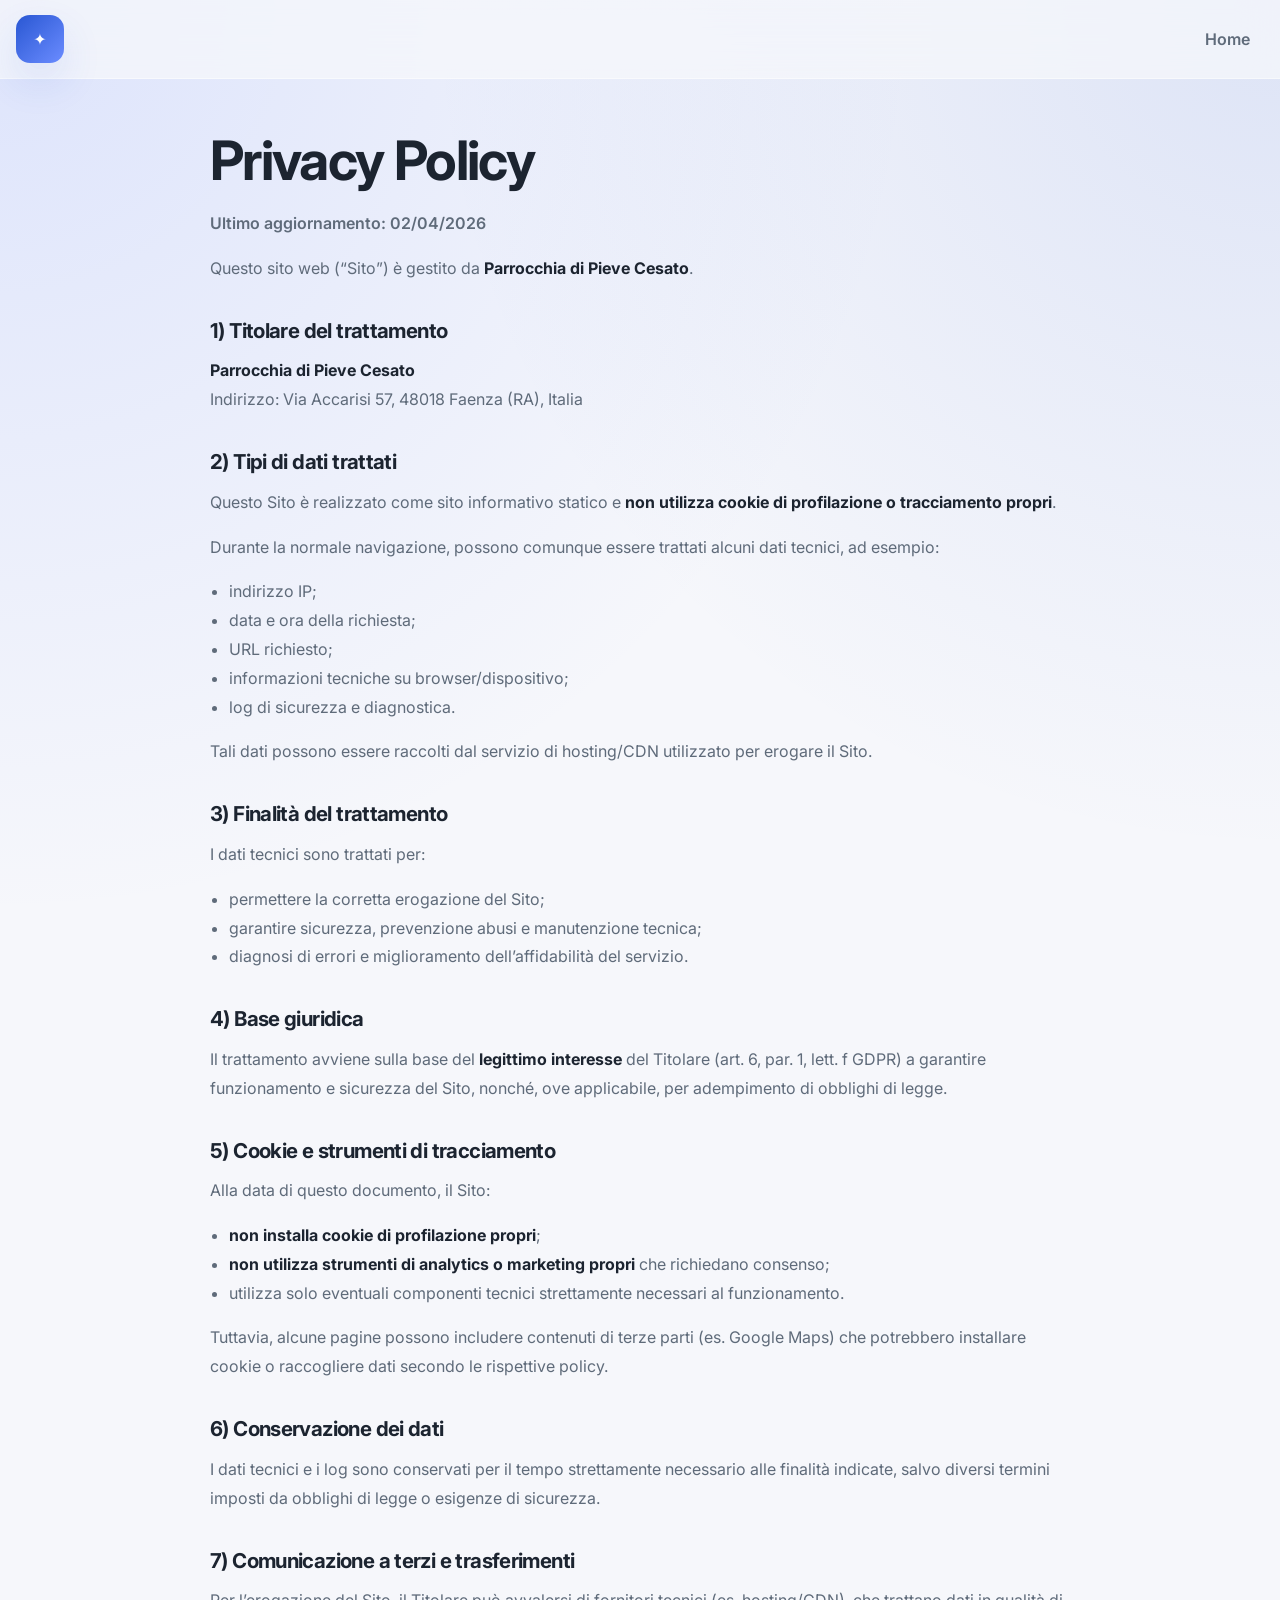
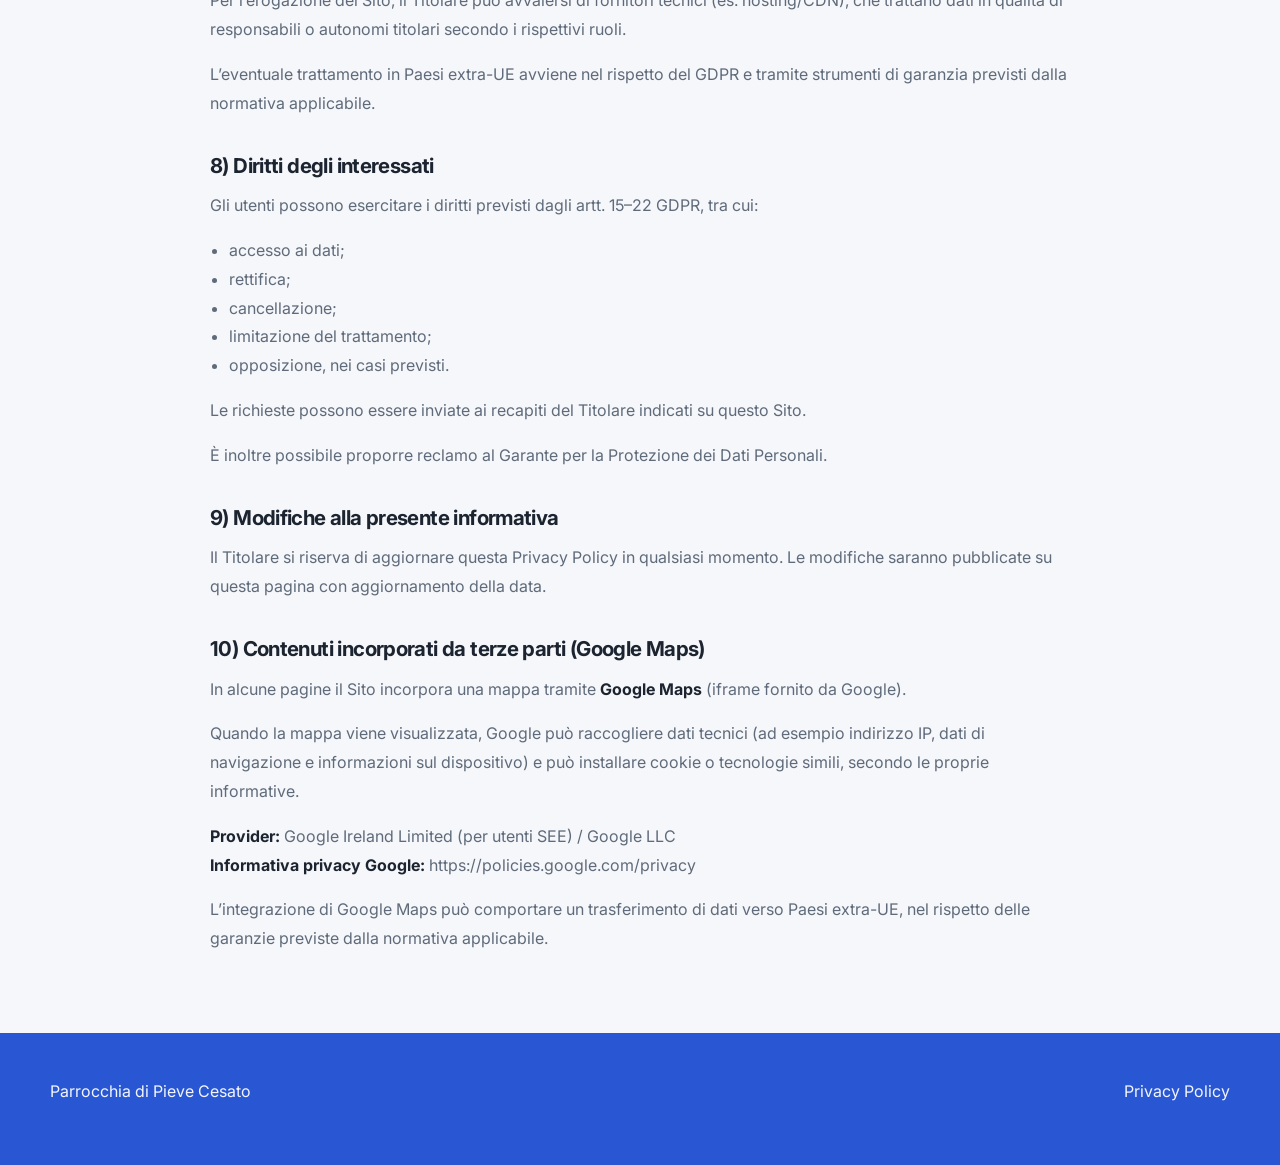
<file: privacy-policy.html>
<!DOCTYPE html>
<html lang="it">
  <head>
    <meta charset="UTF-8" />
    <meta name="viewport" content="width=device-width, initial-scale=1.0" />
    <title>Privacy Policy — Parrocchia di Pieve Cesato</title>
    <meta
      name="description"
      content="Privacy Policy del sito della Parrocchia di Pieve Cesato."
    />
    <link rel="preconnect" href="https://fonts.googleapis.com" />
    <link rel="preconnect" href="https://fonts.gstatic.com" crossorigin />
    <link href="https://fonts.googleapis.com/css2?family=Inter:wght@400;500;600;700;800&display=swap" rel="stylesheet" />
    <link rel="stylesheet" href="styles.css" />
    <link rel="icon" type="image/png" href="assets/site-icon.png" />
    <style>
      .brand-icon-only {
        gap: 0;
      }

      .privacy-topbar-nav {
        display: flex;
        align-items: center;
        gap: 1rem;
      }

      .privacy-topbar-link {
        color: var(--muted);
        font-weight: 600;
        padding: 0.65rem 0.9rem;
        border-radius: 999px;
      }

      .privacy-topbar-link:hover {
        color: var(--brand);
        background: rgba(41, 87, 211, 0.08);
      }

      .privacy-page {
        padding: 3rem 0 4rem;
      }

      .privacy-wrap {
        width: min(calc(100% - 2rem), 860px);
        margin: 0 auto;
      }

      .privacy-wrap h1,
      .privacy-wrap h2 {
        letter-spacing: -0.03em;
        color: var(--text);
      }

      .privacy-wrap h1 {
        font-size: clamp(2.1rem, 4.6vw, 3.4rem);
        margin: 0 0 1rem;
      }

      .privacy-wrap h2 {
        font-size: 1.28rem;
        margin: 2.2rem 0 0.85rem;
      }

      .privacy-wrap p,
      .privacy-wrap li {
        color: var(--muted);
        line-height: 1.8;
      }

      .privacy-wrap p {
        margin: 0 0 1rem;
      }

      .privacy-wrap ul {
        margin: 0 0 1rem;
        padding-left: 1.2rem;
      }

      .privacy-wrap strong {
        color: var(--text);
      }

      .privacy-updated {
        font-weight: 600;
      }

      @media (max-width: 760px) {
        .privacy-page {
          padding: 2rem 0 3rem;
        }

        .privacy-topbar-link {
          padding: 0.55rem 0.8rem;
        }
      }
    </style>
  </head>
  <body>
    <header class="site-header">
      <div class="container nav-wrap">
        <a class="brand brand-icon-only" href="index.html" aria-label="Parrocchia di Pieve Cesato">
          <span class="brand-mark">✦</span>
        </a>
        <div class="privacy-topbar-nav">
          <a class="privacy-topbar-link" href="index.html">Home</a>
        </div>
      </div>
    </header>

    <main class="privacy-page">
      <div class="privacy-wrap">
        <h1>Privacy Policy</h1>
        <p class="privacy-updated">Ultimo aggiornamento: 02/04/2026</p>

        <p>
          Questo sito web (“Sito”) è gestito da <strong>Parrocchia di Pieve Cesato</strong>.
        </p>

        <h2>1) Titolare del trattamento</h2>
        <p>
          <strong>Parrocchia di Pieve Cesato</strong><br />
          Indirizzo: Via Accarisi 57, 48018 Faenza (RA), Italia
        </p>

        <h2>2) Tipi di dati trattati</h2>
        <p>
          Questo Sito è realizzato come sito informativo statico e <strong>non utilizza cookie di profilazione o tracciamento propri</strong>.
        </p>
        <p>
          Durante la normale navigazione, possono comunque essere trattati alcuni dati tecnici, ad esempio:
        </p>
        <ul>
          <li>indirizzo IP;</li>
          <li>data e ora della richiesta;</li>
          <li>URL richiesto;</li>
          <li>informazioni tecniche su browser/dispositivo;</li>
          <li>log di sicurezza e diagnostica.</li>
        </ul>
        <p>
          Tali dati possono essere raccolti dal servizio di hosting/CDN utilizzato per erogare il Sito.
        </p>

        <h2>3) Finalità del trattamento</h2>
        <p>I dati tecnici sono trattati per:</p>
        <ul>
          <li>permettere la corretta erogazione del Sito;</li>
          <li>garantire sicurezza, prevenzione abusi e manutenzione tecnica;</li>
          <li>diagnosi di errori e miglioramento dell’affidabilità del servizio.</li>
        </ul>

        <h2>4) Base giuridica</h2>
        <p>
          Il trattamento avviene sulla base del <strong>legittimo interesse</strong> del Titolare (art. 6, par. 1, lett. f GDPR)
          a garantire funzionamento e sicurezza del Sito, nonché, ove applicabile, per adempimento di obblighi di legge.
        </p>

        <h2>5) Cookie e strumenti di tracciamento</h2>
        <p>Alla data di questo documento, il Sito:</p>
        <ul>
          <li><strong>non installa cookie di profilazione propri</strong>;</li>
          <li><strong>non utilizza strumenti di analytics o marketing propri</strong> che richiedano consenso;</li>
          <li>utilizza solo eventuali componenti tecnici strettamente necessari al funzionamento.</li>
        </ul>
        <p>
          Tuttavia, alcune pagine possono includere contenuti di terze parti (es. Google Maps) che potrebbero installare cookie
          o raccogliere dati secondo le rispettive policy.
        </p>

        <h2>6) Conservazione dei dati</h2>
        <p>
          I dati tecnici e i log sono conservati per il tempo strettamente necessario alle finalità indicate, salvo diversi termini
          imposti da obblighi di legge o esigenze di sicurezza.
        </p>

        <h2>7) Comunicazione a terzi e trasferimenti</h2>
        <p>
          Per l’erogazione del Sito, il Titolare può avvalersi di fornitori tecnici (es. hosting/CDN), che trattano dati in qualità
          di responsabili o autonomi titolari secondo i rispettivi ruoli.
        </p>
        <p>
          L’eventuale trattamento in Paesi extra-UE avviene nel rispetto del GDPR e tramite strumenti di garanzia previsti dalla normativa applicabile.
        </p>

        <h2>8) Diritti degli interessati</h2>
        <p>
          Gli utenti possono esercitare i diritti previsti dagli artt. 15–22 GDPR, tra cui:
        </p>
        <ul>
          <li>accesso ai dati;</li>
          <li>rettifica;</li>
          <li>cancellazione;</li>
          <li>limitazione del trattamento;</li>
          <li>opposizione, nei casi previsti.</li>
        </ul>
        <p>
          Le richieste possono essere inviate ai recapiti del Titolare indicati su questo Sito.
        </p>
        <p>
          È inoltre possibile proporre reclamo al Garante per la Protezione dei Dati Personali.
        </p>

        <h2>9) Modifiche alla presente informativa</h2>
        <p>
          Il Titolare si riserva di aggiornare questa Privacy Policy in qualsiasi momento.
          Le modifiche saranno pubblicate su questa pagina con aggiornamento della data.
        </p>

        <h2>10) Contenuti incorporati da terze parti (Google Maps)</h2>
        <p>
          In alcune pagine il Sito incorpora una mappa tramite <strong>Google Maps</strong> (iframe fornito da Google).
        </p>
        <p>
          Quando la mappa viene visualizzata, Google può raccogliere dati tecnici (ad esempio indirizzo IP, dati di navigazione
          e informazioni sul dispositivo) e può installare cookie o tecnologie simili, secondo le proprie informative.
        </p>
        <p>
          <strong>Provider:</strong> Google Ireland Limited (per utenti SEE) / Google LLC<br />
          <strong>Informativa privacy Google:</strong> <a href="https://policies.google.com/privacy" target="_blank" rel="noopener noreferrer">https://policies.google.com/privacy</a>
        </p>
        <p>
          L’integrazione di Google Maps può comportare un trasferimento di dati verso Paesi extra-UE, nel rispetto delle garanzie previste dalla normativa applicabile.
        </p>
      </div>
    </main>

    <footer class="site-footer">
      <div class="container footer-wrap">
        <p>Parrocchia di Pieve Cesato</p>
        <p><a href="privacy-policy.html">Privacy Policy</a></p>
      </div>
    </footer>
  </body>
</html>
</file>
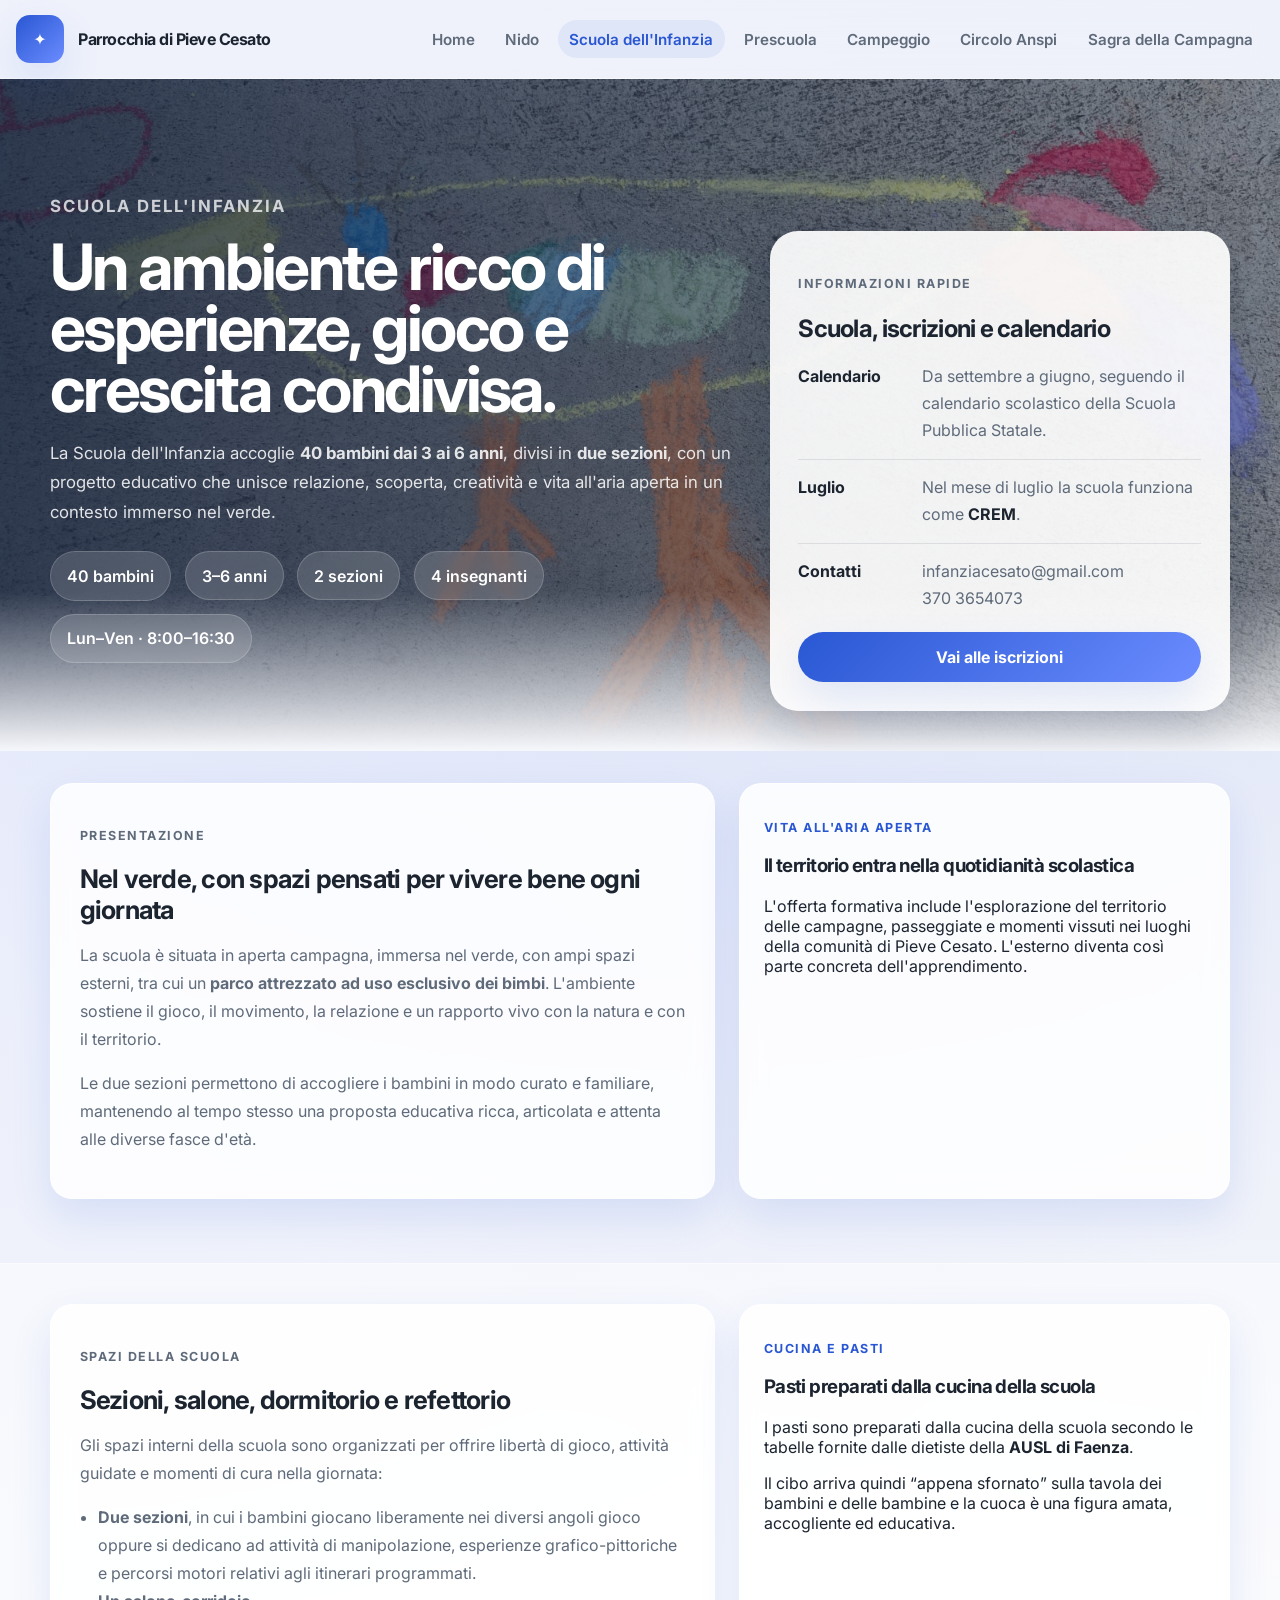
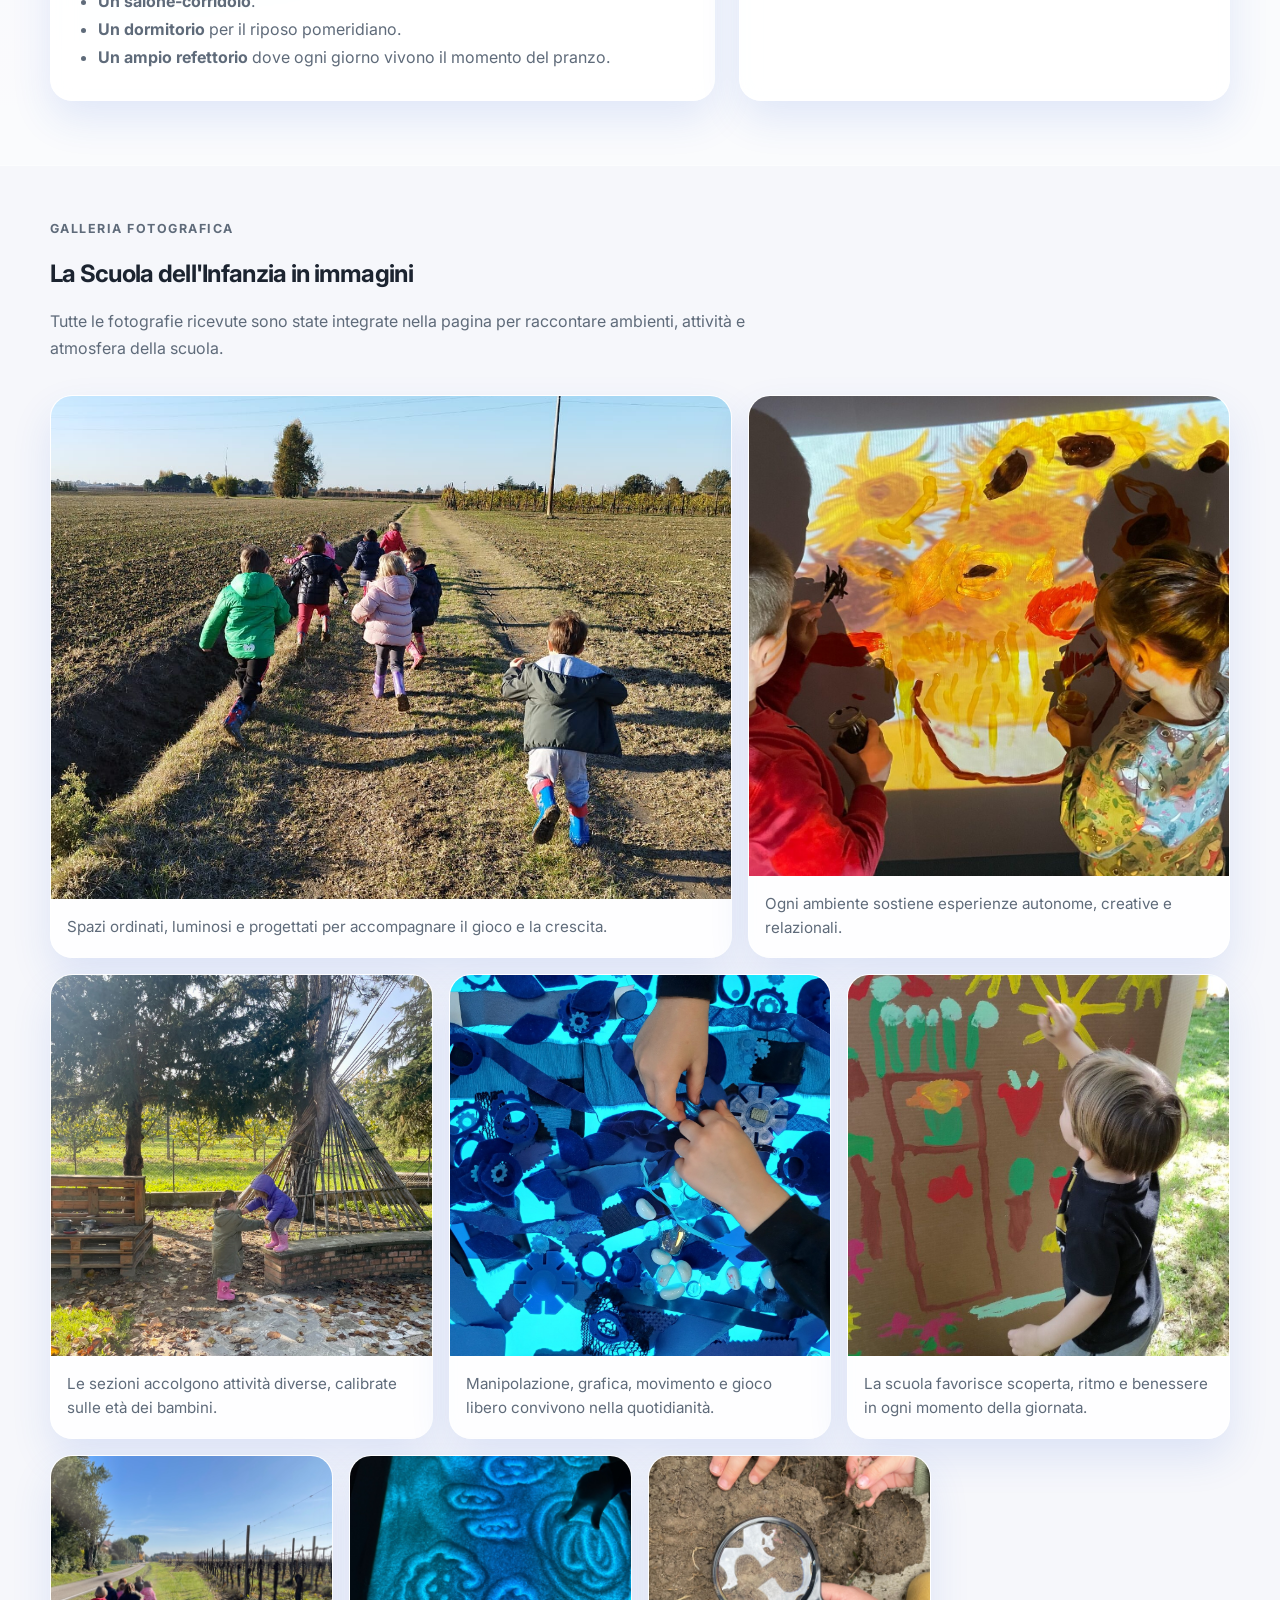
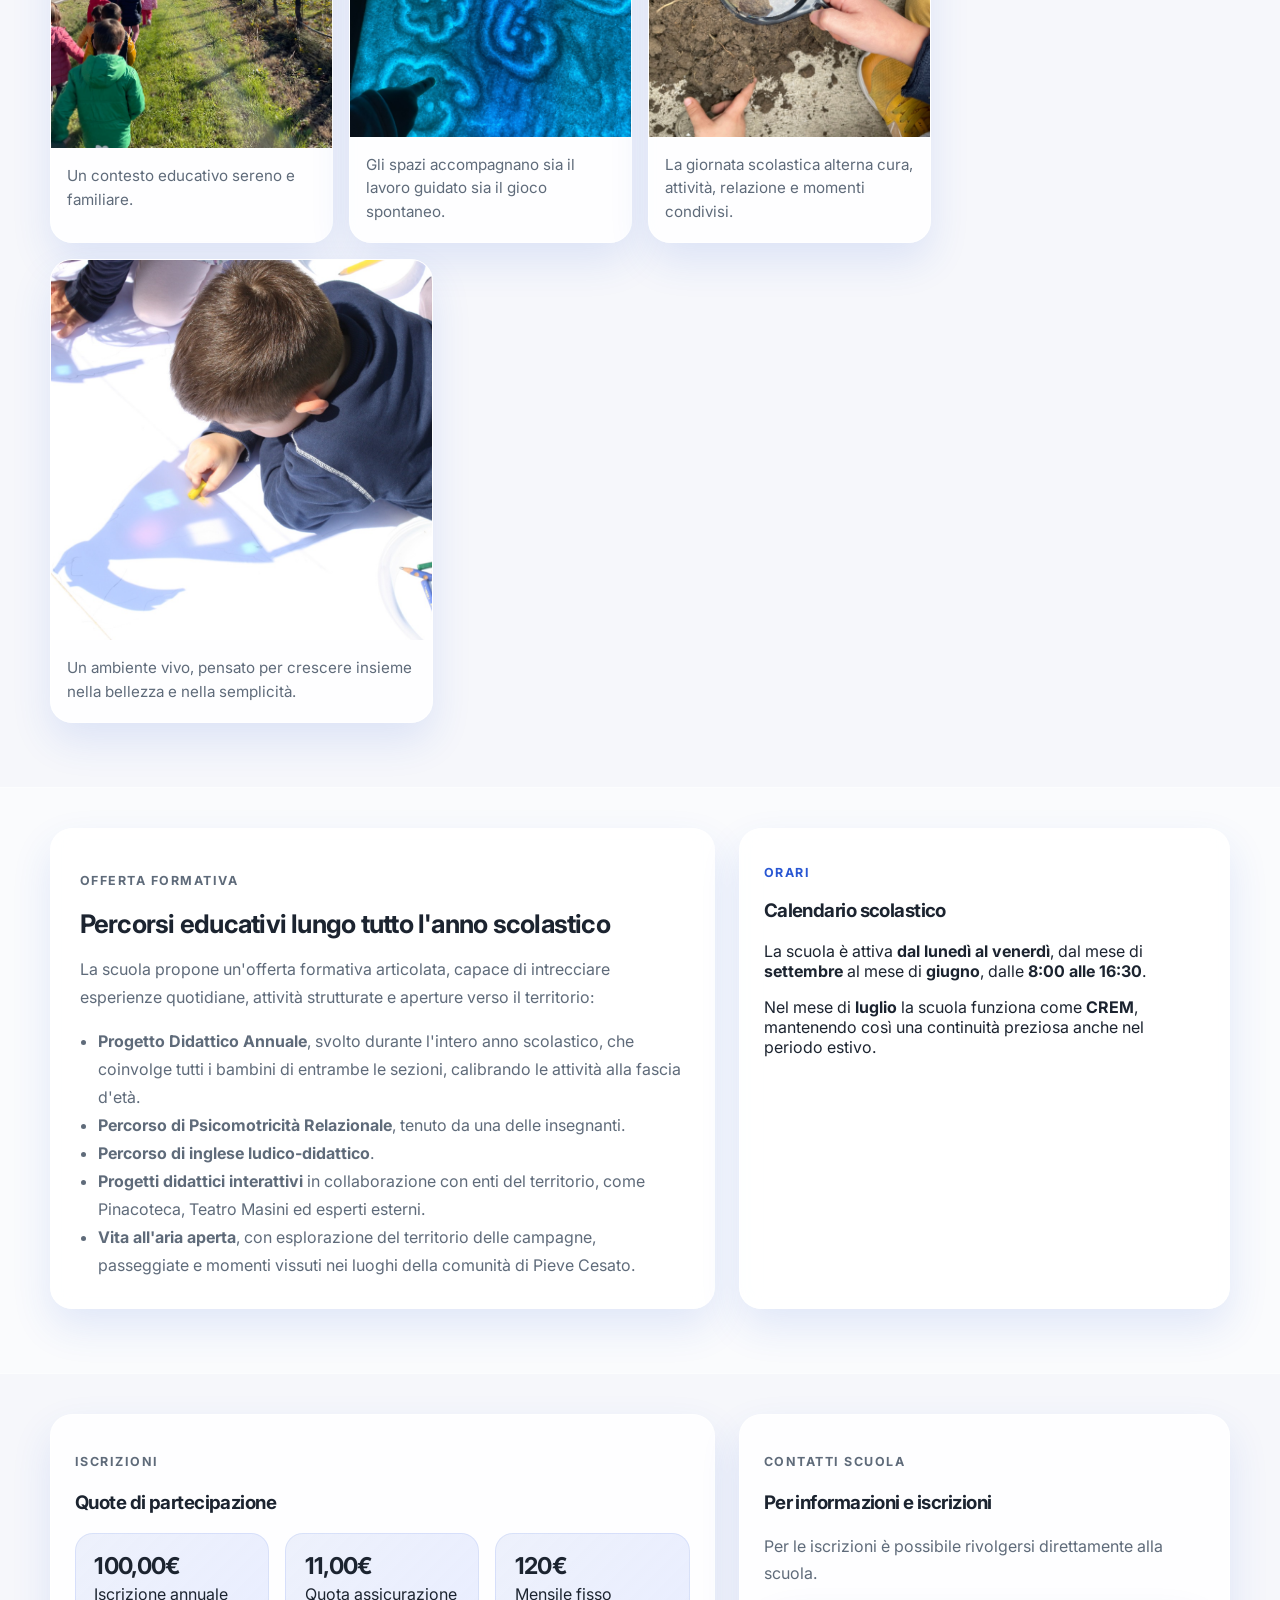
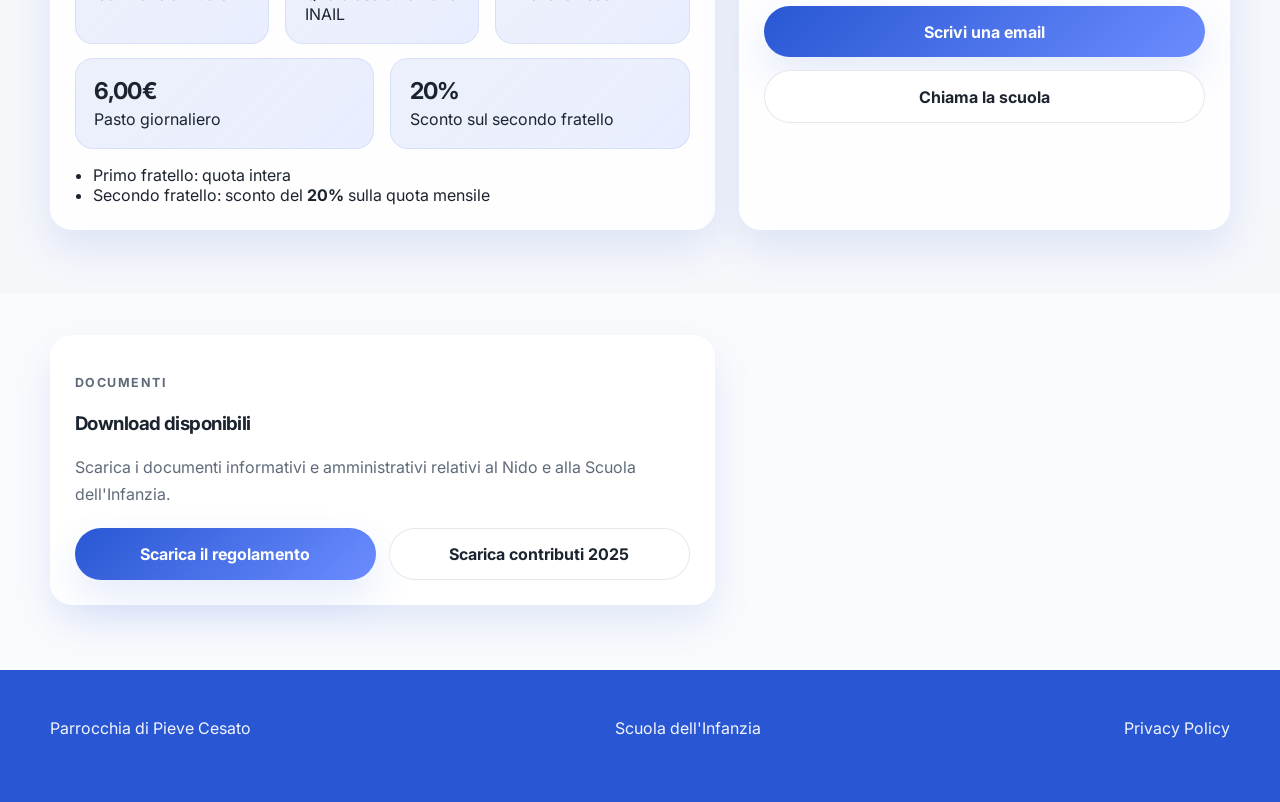
<file: scuola-materna.html>
<!DOCTYPE html>
<html lang="it">
  <head>
    <meta charset="UTF-8" />
    <meta name="viewport" content="width=device-width, initial-scale=1.0" />
    <title>Scuola dell'Infanzia — Parrocchia di Pieve Cesato</title>
    <meta
      name="description"
      content="Presentazione della Scuola dell'Infanzia di Pieve Cesato: spazi, offerta formativa, pasti, orari, quote e contatti per le iscrizioni."
    />
    <link rel="preconnect" href="https://fonts.googleapis.com" />
    <link rel="preconnect" href="https://fonts.gstatic.com" crossorigin />
    <link href="https://fonts.googleapis.com/css2?family=Inter:wght@400;500;600;700;800&display=swap" rel="stylesheet" />
    <link rel="stylesheet" href="styles.css" />
    <link rel="icon" type="image/png" href="assets/site-icon.png" />
    <style>
      .site-nav a[href='scuola-materna.html'] {
        color: var(--brand);
        background: rgba(41, 87, 211, 0.08);
      }

      .infanzia-hero {
        position: relative;
        overflow: hidden;
        padding: 5rem 0 2.5rem;
      }

      .infanzia-hero::before {
        content: '';
        position: absolute;
        inset: 0;
        background:
          linear-gradient(90deg, rgba(12, 26, 52, 0.78), rgba(12, 26, 52, 0.36)),
          url('assets/infanzia/foto-infanzia/sfondo-infanzia.jpg') center/cover;
        z-index: -2;
      }

      .infanzia-hero::after {
        content: '';
        position: absolute;
        inset: auto 0 0;
        height: 160px;
        background: linear-gradient(180deg, rgba(246, 247, 251, 0), var(--bg));
        z-index: -1;
      }

      .infanzia-hero-grid {
        display: grid;
        grid-template-columns: minmax(0, 1.2fr) minmax(300px, 0.8fr);
        gap: 1.8rem;
        align-items: end;
      }

      .infanzia-hero-copy {
        color: white;
        padding: 1rem 0 3rem;
      }

      .infanzia-hero-copy .eyebrow {
        color: rgba(255, 255, 255, 0.76);
      }

      .infanzia-hero-copy h1 {
        font-size: clamp(2.8rem, 5vw, 5.2rem);
        line-height: 0.95;
        margin: 0 0 1.2rem;
        letter-spacing: -0.04em;
      }

      .infanzia-hero-copy p {
        max-width: 62ch;
        color: rgba(255, 255, 255, 0.86);
        font-size: 1.05rem;
        line-height: 1.75;
      }

      .infanzia-hero-stats {
        display: flex;
        flex-wrap: wrap;
        gap: 0.85rem;
        margin-top: 1.5rem;
      }

      .infanzia-stat {
        display: inline-flex;
        align-items: center;
        gap: 0.65rem;
        padding: 0.85rem 1rem;
        border-radius: 999px;
        background: rgba(255, 255, 255, 0.14);
        border: 1px solid rgba(255, 255, 255, 0.18);
        backdrop-filter: blur(10px);
        color: white;
        font-weight: 600;
      }

      .infanzia-hero-card {
        background: rgba(255, 255, 255, 0.92);
        border-radius: 28px;
        box-shadow: 0 20px 50px rgba(12, 26, 52, 0.18);
        padding: 1.8rem;
      }

      .infanzia-hero-card h2,
      .infanzia-hero-card h3,
      .infanzia-section-title,
      .gallery-card h3,
      .price-card h3,
      .feature-list h3,
      .contact-card h3 {
        letter-spacing: -0.03em;
      }

      .infanzia-hero-card p,
      .infanzia-hero-card li,
      .feature-list li,
      .contact-card p,
      .price-card p,
      .gallery-card p {
        color: var(--muted);
        line-height: 1.7;
      }

      .quick-facts {
        list-style: none;
        padding: 0;
        margin: 1.2rem 0 0;
        display: grid;
        gap: 0.9rem;
      }

      .quick-facts li {
        display: grid;
        grid-template-columns: 110px 1fr;
        gap: 0.85rem;
        align-items: start;
        padding-top: 0.9rem;
        border-top: 1px solid var(--line);
      }

      .quick-facts li:first-child {
        border-top: 0;
        padding-top: 0;
      }

      .quick-facts strong {
        color: var(--text);
      }

      .infanzia-intro {
        margin-top: -0.5rem;
      }

      .infanzia-grid {
        display: grid;
        grid-template-columns: minmax(0, 1.15fr) minmax(280px, 0.85fr);
        gap: 1.5rem;
      }

      .infanzia-panel,
      .gallery-card,
      .price-card,
      .feature-list,
      .contact-card {
        background: rgba(255, 255, 255, 0.84);
        border: 1px solid rgba(255, 255, 255, 0.65);
        backdrop-filter: blur(12px);
        box-shadow: var(--shadow);
        border-radius: var(--radius);
      }

      .infanzia-panel {
        padding: 1.8rem;
      }

      .infanzia-section-title {
        margin: 0 0 0.9rem;
        font-size: clamp(1.55rem, 2vw, 2rem);
      }

      .infanzia-panel p,
      .infanzia-panel li {
        color: var(--muted);
        line-height: 1.75;
      }

      .infanzia-panel ul {
        margin: 1rem 0 0;
        padding-left: 1.15rem;
      }

      .feature-list,
      .price-card,
      .contact-card,
      .gallery-card {
        padding: 1.5rem;
      }

      .feature-list ul,
      .price-card ul {
        margin: 1rem 0 0;
        padding-left: 1.1rem;
      }

      .stack {
        display: grid;
        gap: 1.5rem;
      }

      .gallery-shell {
        display: grid;
        grid-template-columns: repeat(12, 1fr);
        gap: 1rem;
      }

      .gallery-card {
        overflow: hidden;
        padding: 0;
      }

      .gallery-card img {
        display: block;
        width: 100%;
        height: 100%;
        object-fit: cover;
        aspect-ratio: 1 / 1;
      }

      .gallery-card figure {
        margin: 0;
        height: 100%;
        display: grid;
      }

      .gallery-card figcaption {
        padding: 1rem 1rem 1.15rem;
        color: var(--muted);
        font-size: 0.95rem;
        line-height: 1.55;
      }

      .gallery-card.featured {
        grid-column: span 7;
      }

      .gallery-card.featured img {
        aspect-ratio: 1.35 / 1;
      }

      .gallery-card.tall {
        grid-column: span 5;
      }

      .gallery-card.medium {
        grid-column: span 4;
      }

      .gallery-card.small {
        grid-column: span 3;
      }

      .fees-grid {
        display: grid;
        grid-template-columns: repeat(3, minmax(0, 1fr));
        gap: 1rem;
        margin-top: 1rem;
      }

      .fee-pill {
        padding: 1.15rem;
        border-radius: 18px;
        background: linear-gradient(135deg, rgba(41, 87, 211, 0.08), rgba(107, 140, 255, 0.14));
        border: 1px solid rgba(41, 87, 211, 0.1);
      }

      .fee-pill strong {
        display: block;
        font-size: 1.45rem;
        letter-spacing: -0.03em;
        margin-bottom: 0.25rem;
      }

      .contact-actions {
        display: flex;
        flex-wrap: wrap;
        gap: 0.85rem;
        margin-top: 1.2rem;
      }

      .contact-actions .button {
        flex: 1 1 220px;
      }

      .source-note {
        margin-top: 1rem;
        color: var(--muted);
        font-size: 0.92rem;
      }

      #iscrizioni {
        scroll-margin-top: 110px;
      }

      @media (max-width: 1080px) {
        .infanzia-hero-grid,
        .infanzia-grid {
          grid-template-columns: 1fr;
        }

        .gallery-card.featured,
        .gallery-card.tall,
        .gallery-card.medium,
        .gallery-card.small {
          grid-column: span 6;
        }
      }

      @media (max-width: 760px) {
        .infanzia-hero {
          padding-top: 3rem;
        }

        .quick-facts li {
          grid-template-columns: 1fr;
          gap: 0.35rem;
        }

        .gallery-shell,
        .fees-grid {
          grid-template-columns: 1fr;
        }

        .gallery-card.featured,
        .gallery-card.tall,
        .gallery-card.medium,
        .gallery-card.small {
          grid-column: auto;
        }

        .gallery-card img,
        .gallery-card.featured img {
          aspect-ratio: 1.12 / 1;
        }
      }
    </style>
  </head>
  <body>
    <header class="site-header">
      <div class="container nav-wrap">
        <a class="brand" href="index.html"><span class="brand-mark">✦</span><div><strong>Parrocchia di Pieve Cesato</strong></div></a>
        <button class="nav-toggle" aria-expanded="false" aria-controls="site-nav"><span></span><span></span><span></span></button>
        <nav id="site-nav" class="site-nav"><a href="index.html">Home</a><a href="nido.html">Nido</a><a href="scuola-materna.html">Scuola dell'Infanzia</a><a href="prescuola.html">Prescuola</a><a href="campeggio.html">Campeggio</a><a href="circolo-anspi.html">Circolo Anspi</a><a href="https://www.sagracampagna.it/" target="_blank" rel="noopener noreferrer">Sagra della Campagna</a></nav>
      </div>
    </header>
    <main>
      <section class="infanzia-hero">
        <div class="container infanzia-hero-grid">
          <div class="infanzia-hero-copy">
            <p class="eyebrow">Scuola dell'Infanzia</p>
            <h1>Un ambiente ricco di esperienze, gioco e crescita condivisa.</h1>
            <p>
              La Scuola dell'Infanzia accoglie <strong>40 bambini dai 3 ai 6 anni</strong>, divisi in
              <strong>due sezioni</strong>, con un progetto educativo che unisce relazione, scoperta,
              creatività e vita all'aria aperta in un contesto immerso nel verde.
            </p>
            <div class="infanzia-hero-stats">
              <span class="infanzia-stat">40 bambini</span>
              <span class="infanzia-stat">3–6 anni</span>
              <span class="infanzia-stat">2 sezioni</span>
              <span class="infanzia-stat">4 insegnanti</span>
              <span class="infanzia-stat">Lun–Ven · 8:00–16:30</span>
            </div>
          </div>
          <aside class="infanzia-hero-card">
            <p class="eyebrow">Informazioni rapide</p>
            <h2>Scuola, iscrizioni e calendario</h2>
            <ul class="quick-facts">
              <li><strong>Calendario</strong><span>Da settembre a giugno, seguendo il calendario scolastico della Scuola Pubblica Statale.</span></li>
              <li><strong>Luglio</strong><span>Nel mese di luglio la scuola funziona come <strong>CREM</strong>.</span></li>
              <li><strong>Contatti</strong><span><a href="mailto:infanziacesato@gmail.com">infanziacesato@gmail.com</a><br /><a href="tel:+393703654073">370 3654073</a></span></li>
            </ul>
            <div class="contact-actions">
              <a class="button button-primary" href="#iscrizioni">Vai alle iscrizioni</a>
            </div>
          </aside>
        </div>
      </section>

      <section class="section infanzia-intro">
        <div class="container infanzia-grid">
          <article class="infanzia-panel">
            <p class="eyebrow">Presentazione</p>
            <h2 class="infanzia-section-title">Nel verde, con spazi pensati per vivere bene ogni giornata</h2>
            <p>
              La scuola è situata in aperta campagna, immersa nel verde, con ampi spazi esterni, tra cui un
              <strong>parco attrezzato ad uso esclusivo dei bimbi</strong>. L'ambiente sostiene il gioco, il
              movimento, la relazione e un rapporto vivo con la natura e con il territorio.
            </p>
            <p>
              Le due sezioni permettono di accogliere i bambini in modo curato e familiare, mantenendo al tempo
              stesso una proposta educativa ricca, articolata e attenta alle diverse fasce d'età.
            </p>
          </article>

          <div class="stack">
            <aside class="feature-list">
              <p class="eyebrow">Vita all'aria aperta</p>
              <h3>Il territorio entra nella quotidianità scolastica</h3>
              <p>
                L'offerta formativa include l'esplorazione del territorio delle campagne, passeggiate e momenti
                vissuti nei luoghi della comunità di Pieve Cesato. L'esterno diventa così parte concreta
                dell'apprendimento.
              </p>
            </aside>
          </div>
        </div>
      </section>

      <section class="section section-muted">
        <div class="container infanzia-grid">
          <article class="infanzia-panel">
            <p class="eyebrow">Spazi della scuola</p>
            <h2 class="infanzia-section-title">Sezioni, salone, dormitorio e refettorio</h2>
            <p>Gli spazi interni della scuola sono organizzati per offrire libertà di gioco, attività guidate e momenti di cura nella giornata:</p>
            <ul>
              <li><strong>Due sezioni</strong>, in cui i bambini giocano liberamente nei diversi angoli gioco oppure si dedicano ad attività di manipolazione, esperienze grafico-pittoriche e percorsi motori relativi agli itinerari programmati.</li>
              <li><strong>Un salone-corridoio</strong>.</li>
              <li><strong>Un dormitorio</strong> per il riposo pomeridiano.</li>
              <li><strong>Un ampio refettorio</strong> dove ogni giorno vivono il momento del pranzo.</li>
            </ul>
          </article>

          <aside class="feature-list">
            <p class="eyebrow">Cucina e pasti</p>
            <h3>Pasti preparati dalla cucina della scuola</h3>
            <p>
              I pasti sono preparati dalla cucina della scuola secondo le tabelle fornite dalle dietiste della
              <strong>AUSL di Faenza</strong>.
            </p>
            <p>
              Il cibo arriva quindi “appena sfornato” sulla tavola dei bambini e delle bambine e la cuoca è una
              figura amata, accogliente ed educativa.
            </p>
          </aside>
        </div>
      </section>

      <section class="section">
        <div class="container">
          <div class="section-head">
            <p class="eyebrow">Galleria fotografica</p>
            <h2>La Scuola dell'Infanzia in immagini</h2>
            <p>
              Tutte le fotografie ricevute sono state integrate nella pagina per raccontare ambienti, attività e
              atmosfera della scuola.
            </p>
          </div>

          <div class="gallery-shell">
            <article class="gallery-card featured">
              <figure>
                <img src="assets/infanzia/foto-infanzia/foto-1-infanzia.jpg" alt="Ambiente della Scuola dell'Infanzia di Pieve Cesato" />
                <figcaption>Spazi ordinati, luminosi e progettati per accompagnare il gioco e la crescita.</figcaption>
              </figure>
            </article>
            <article class="gallery-card tall">
              <figure>
                <img src="assets/infanzia/foto-infanzia/foto-2-infanzia.jpg" alt="Dettaglio degli spazi della Scuola dell'Infanzia" />
                <figcaption>Ogni ambiente sostiene esperienze autonome, creative e relazionali.</figcaption>
              </figure>
            </article>
            <article class="gallery-card medium">
              <figure>
                <img src="assets/infanzia/foto-infanzia/foto-3-infanzia.jpg" alt="Sezione della Scuola dell'Infanzia con arredi e materiali" />
                <figcaption>Le sezioni accolgono attività diverse, calibrate sulle età dei bambini.</figcaption>
              </figure>
            </article>
            <article class="gallery-card medium">
              <figure>
                <img src="assets/infanzia/foto-infanzia/foto-4-infanzia.jpg" alt="Spazi della scuola dedicati al gioco e alle attività" />
                <figcaption>Manipolazione, grafica, movimento e gioco libero convivono nella quotidianità.</figcaption>
              </figure>
            </article>
            <article class="gallery-card medium">
              <figure>
                <img src="assets/infanzia/foto-infanzia/foto-5-infanzia.jpg" alt="Area interna della Scuola dell'Infanzia" />
                <figcaption>La scuola favorisce scoperta, ritmo e benessere in ogni momento della giornata.</figcaption>
              </figure>
            </article>
            <article class="gallery-card small">
              <figure>
                <img src="assets/infanzia/foto-infanzia/foto-6-infanzia.jpg" alt="Dettaglio fotografico della Scuola dell'Infanzia" />
                <figcaption>Un contesto educativo sereno e familiare.</figcaption>
              </figure>
            </article>
            <article class="gallery-card small">
              <figure>
                <img src="assets/infanzia/foto-infanzia/foto-7-infanzia.jpg" alt="Interno della Scuola dell'Infanzia di Pieve Cesato" />
                <figcaption>Gli spazi accompagnano sia il lavoro guidato sia il gioco spontaneo.</figcaption>
              </figure>
            </article>
            <article class="gallery-card small">
              <figure>
                <img src="assets/infanzia/foto-infanzia/foto-8-infanzia.jpg" alt="Ambiente della scuola per i bambini dai 3 ai 6 anni" />
                <figcaption>La giornata scolastica alterna cura, attività, relazione e momenti condivisi.</figcaption>
              </figure>
            </article>
            <article class="gallery-card medium">
              <figure>
                <img src="assets/infanzia/foto-infanzia/foto-9-infanzia.jpg" alt="Un altro spazio della Scuola dell'Infanzia" />
                <figcaption>Un ambiente vivo, pensato per crescere insieme nella bellezza e nella semplicità.</figcaption>
              </figure>
            </article>
          </div>
        </div>
      </section>

      <section class="section section-muted">
        <div class="container infanzia-grid">
          <article class="infanzia-panel">
            <p class="eyebrow">Offerta formativa</p>
            <h2 class="infanzia-section-title">Percorsi educativi lungo tutto l'anno scolastico</h2>
            <p>La scuola propone un'offerta formativa articolata, capace di intrecciare esperienze quotidiane, attività strutturate e aperture verso il territorio:</p>
            <ul>
              <li><strong>Progetto Didattico Annuale</strong>, svolto durante l'intero anno scolastico, che coinvolge tutti i bambini di entrambe le sezioni, calibrando le attività alla fascia d'età.</li>
              <li><strong>Percorso di Psicomotricità Relazionale</strong>, tenuto da una delle insegnanti.</li>
              <li><strong>Percorso di inglese ludico-didattico</strong>.</li>
              <li><strong>Progetti didattici interattivi</strong> in collaborazione con enti del territorio, come Pinacoteca, Teatro Masini ed esperti esterni.</li>
              <li><strong>Vita all'aria aperta</strong>, con esplorazione del territorio delle campagne, passeggiate e momenti vissuti nei luoghi della comunità di Pieve Cesato.</li>
            </ul>
          </article>

          <aside class="feature-list">
            <p class="eyebrow">Orari</p>
            <h3>Calendario scolastico</h3>
            <p>
              La scuola è attiva <strong>dal lunedì al venerdì</strong>, dal mese di <strong>settembre</strong> al
              mese di <strong>giugno</strong>, dalle <strong>8:00 alle 16:30</strong>.
            </p>
            <p>
              Nel mese di <strong>luglio</strong> la scuola funziona come <strong>CREM</strong>, mantenendo così una
              continuità preziosa anche nel periodo estivo.
            </p>
          </aside>
        </div>
      </section>

      <section class="section" id="iscrizioni">
        <div class="container infanzia-grid">
          <article class="price-card">
            <p class="eyebrow">Iscrizioni</p>
            <h3>Quote di partecipazione</h3>
            <div class="fees-grid">
              <div class="fee-pill"><strong>100,00€</strong><span>Iscrizione annuale</span></div>
              <div class="fee-pill"><strong>11,00€</strong><span>Quota assicurazione INAIL</span></div>
              <div class="fee-pill"><strong>120€</strong><span>Mensile fisso</span></div>
            </div>
            <div class="fees-grid" style="margin-top: 0.9rem; grid-template-columns: repeat(2, minmax(0, 1fr));">
              <div class="fee-pill"><strong>6,00€</strong><span>Pasto giornaliero</span></div>
              <div class="fee-pill"><strong>20%</strong><span>Sconto sul secondo fratello</span></div>
            </div>
            <ul>
              <li>Primo fratello: quota intera</li>
              <li>Secondo fratello: sconto del <strong>20%</strong> sulla quota mensile</li>
            </ul>
          </article>

          <aside class="contact-card">
            <p class="eyebrow">Contatti scuola</p>
            <h3>Per informazioni e iscrizioni</h3>
            <p>Per le iscrizioni è possibile rivolgersi direttamente alla scuola.</p>
            <div class="contact-actions">
              <a class="button button-primary" href="mailto:infanziacesato@gmail.com">Scrivi una email</a>
              <a class="button button-secondary" href="tel:+393703654073">Chiama la scuola</a>
            </div>
            <!--<p class="source-note">Fonte contenuti: <a href="https://www.parrocchiapievecesato.it/scuola-dellinfanzia/" target="_blank" rel="noopener noreferrer">parrocchiapievecesato.it/scuola-dellinfanzia</a></p>-->
          </aside>
        </div>
      </section>

      <section class="section section-muted">
        <div class="container infanzia-grid">
          <article class="price-card">
            <p class="eyebrow">Documenti</p>
            <h3>Download disponibili</h3>
            <p>Scarica i documenti informativi e amministrativi relativi al Nido e alla Scuola dell'Infanzia.</p>
            <div class="contact-actions">
              <a class="button button-primary" href="assets/documenti/regolamento-asilo-2024.pdf" download>Scarica il regolamento</a>
              <a class="button button-secondary" href="assets/documenti/contributi-2025.pdf" download>Scarica contributi 2025</a>
            </div>
          </article>
        </div>
      </section>
    </main>
    <footer class="site-footer"><div class="container footer-wrap"><p>Parrocchia di Pieve Cesato</p><p>Scuola dell'Infanzia</p><p><a href="privacy-policy.html">Privacy Policy</a></p></div></footer>
    <script src="script.js"></script>
  </body>
</html>
</file>
<file: styles.css>
:root {
  --bg: #f6f7fb;
  --surface: rgba(255, 255, 255, 0.82);
  --surface-strong: #ffffff;
  --text: #1c2430;
  --muted: #5f6b7a;
  --line: rgba(28, 36, 48, 0.1);
  --brand: #2957d3;
  --brand-2: #6b8cff;
  --accent: #e9efff;
  --shadow: 0 18px 40px rgba(41, 87, 211, 0.12);
  --radius: 22px;
  --radius-sm: 16px;
  --container: 1180px;
}

* {
  box-sizing: border-box;
}

html {
  scroll-behavior: smooth;
}

body {
  margin: 0;
  font-family: 'Inter', system-ui, sans-serif;
  color: var(--text);
  background:
    radial-gradient(circle at top left, rgba(107, 140, 255, 0.18), transparent 30%),
    radial-gradient(circle at top right, rgba(41, 87, 211, 0.12), transparent 28%),
    var(--bg);
}

a {
  color: inherit;
  text-decoration: none;
}

.container {
  width: min(calc(100% - 2rem), var(--container));
  margin: 0 auto;
}

.site-header {
  position: sticky;
  top: 0;
  z-index: 20;
  backdrop-filter: blur(18px);
  background: rgba(246, 247, 251, 0.75);
  border-bottom: 1px solid rgba(255, 255, 255, 0.5);
}

.site-header .container {
  width: min(calc(100% - 2rem), 1280px);
}

.nav-wrap {
  min-height: 78px;
  display: flex;
  align-items: center;
  justify-content: space-between;
  gap: 1rem;
}

.brand {
  display: flex;
  align-items: center;
  gap: 0.9rem;
}

.brand strong,
.hero h1,
.section h2,
.page-hero h1,
.feature-card h3,
.news-card h3,
.org-hero h1 {
  letter-spacing: -0.03em;
}

.brand-mark {
  width: 48px;
  height: 48px;
  border-radius: 14px;
  display: grid;
  place-items: center;
  background: linear-gradient(135deg, var(--brand), var(--brand-2));
  color: white;
  box-shadow: var(--shadow);
  overflow: hidden;
}

.site-nav {
  display: flex;
  align-items: center;
  gap: 0.5rem;
  flex-wrap: wrap;
}

.site-nav a {
  color: var(--muted);
  font-size: 0.95rem;
  font-weight: 600;
  padding: 0.6rem 0.7rem;
  border-radius: 999px;
}

.site-nav a:hover,
.site-nav a.active {
  color: var(--brand);
  background: rgba(41, 87, 211, 0.08);
}

.nav-toggle {
  display: none;
  border: 0;
  background: var(--surface-strong);
  border-radius: 14px;
  padding: 0.85rem;
  box-shadow: var(--shadow);
}

.nav-toggle span {
  display: block;
  width: 20px;
  height: 2px;
  background: var(--text);
}

.nav-toggle span + span {
  margin-top: 4px;
}

.hero,
.page-hero {
  padding: 5rem 0 3rem;
}

.hero-grid,
.org-hero {
  display: grid;
  grid-template-columns: 1.3fr 0.9fr;
  gap: 2rem;
  align-items: stretch;
}

.eyebrow {
  color: var(--brand);
  font-weight: 700;
  text-transform: uppercase;
  letter-spacing: 0.12em;
  font-size: 0.78rem;
  margin-bottom: 1rem;
}

.hero h1,
.page-hero h1,
.org-hero h1 {
  font-size: clamp(2.5rem, 5vw, 4.8rem);
  line-height: 0.98;
  margin: 0 0 1.2rem;
}

.hero-copy,
.page-hero p,
.org-hero p,
.section-head p,
.feature-card p,
.news-card p,
.content-card p,
.content-card li {
  color: var(--muted);
  line-height: 1.7;
}

.hero-actions {
  display: flex;
  gap: 1rem;
  flex-wrap: wrap;
  margin-top: 1.8rem;
}

.button {
  display: inline-flex;
  align-items: center;
  justify-content: center;
  padding: 0.95rem 1.2rem;
  border-radius: 999px;
  font-weight: 700;
}

.button-primary {
  background: linear-gradient(135deg, var(--brand), var(--brand-2));
  color: white;
  box-shadow: var(--shadow);
}

.button-secondary {
  background: var(--surface-strong);
  border: 1px solid var(--line);
}

.hero-card,
.feature-card,
.news-card,
.content-card,
.info-strip {
  background: var(--surface);
  border: 1px solid rgba(255, 255, 255, 0.65);
  backdrop-filter: blur(12px);
  box-shadow: var(--shadow);
  border-radius: var(--radius);
}

.hero-card {
  padding: 2rem;
  align-self: end;
}

.hero-card-label {
  font-size: 0.84rem;
  text-transform: uppercase;
  letter-spacing: 0.1em;
  color: var(--brand);
  font-weight: 700;
}

.section {
  padding: 2.5rem 0 4rem;
}

.section-muted {
  background: rgba(255, 255, 255, 0.42);
  border-top: 1px solid rgba(255, 255, 255, 0.55);
  border-bottom: 1px solid rgba(255, 255, 255, 0.55);
}

.section-head {
  max-width: 720px;
  margin-bottom: 2rem;
}

.cards-grid,
.news-grid,
.content-grid {
  display: grid;
  grid-template-columns: repeat(3, minmax(0, 1fr));
  gap: 1.4rem;
}

.feature-card,
.news-card,
.content-card {
  padding: 1.5rem;
}

.feature-card {
  transition: transform 0.2s ease, box-shadow 0.2s ease;
}

.feature-card:hover {
  transform: translateY(-4px);
}

.tag {
  display: inline-flex;
  padding: 0.35rem 0.7rem;
  border-radius: 999px;
  background: var(--accent);
  color: var(--brand);
  font-size: 0.84rem;
  font-weight: 700;
  margin-bottom: 1rem;
}

.news-card time,
.info-strip span {
  color: var(--muted);
  font-weight: 600;
  font-size: 0.92rem;
}

.site-footer {
  padding: 2rem 0 3rem;
  background: #2957d3;
  color: white;
}

.footer-wrap {
  display: flex;
  justify-content: space-between;
  gap: 1rem;
  flex-wrap: wrap;
  color: rgba(255, 255, 255, 0.94);
}

.site-footer a {
  color: inherit;
}

.page-hero {
  padding-bottom: 1rem;
}

.info-strip {
  margin-top: 1.4rem;
  padding: 1.2rem 1.4rem;
  display: flex;
  gap: 1rem;
  flex-wrap: wrap;
}

.content-card h2,
.content-card h3 {
  margin-top: 0;
}

.content-card ul {
  padding-left: 1.2rem;
  margin-bottom: 0;
}

@media (max-width: 960px) {
  .hero-grid,
  .org-hero,
  .cards-grid,
  .news-grid,
  .content-grid {
    grid-template-columns: 1fr 1fr;
  }

  .hero-grid > :first-child,
  .org-hero > :first-child {
    grid-column: 1 / -1;
  }
}

@media (max-width: 760px) {
  .nav-toggle {
    display: inline-block;
  }

  .site-nav {
    position: absolute;
    top: 78px;
    left: 1rem;
    right: 1rem;
    display: none;
    flex-direction: column;
    align-items: stretch;
    gap: 0.35rem;
    padding: 0.9rem;
    background: rgba(255, 255, 255, 0.92);
    border: 1px solid rgba(255, 255, 255, 0.7);
    border-radius: 20px;
    box-shadow: var(--shadow);
  }

  .site-nav.open {
    display: flex;
  }

  .cards-grid,
  .news-grid,
  .content-grid,
  .hero-grid,
  .org-hero {
    grid-template-columns: 1fr;
  }

  .hero,
  .page-hero {
    padding-top: 3rem;
  }
}
</file>
